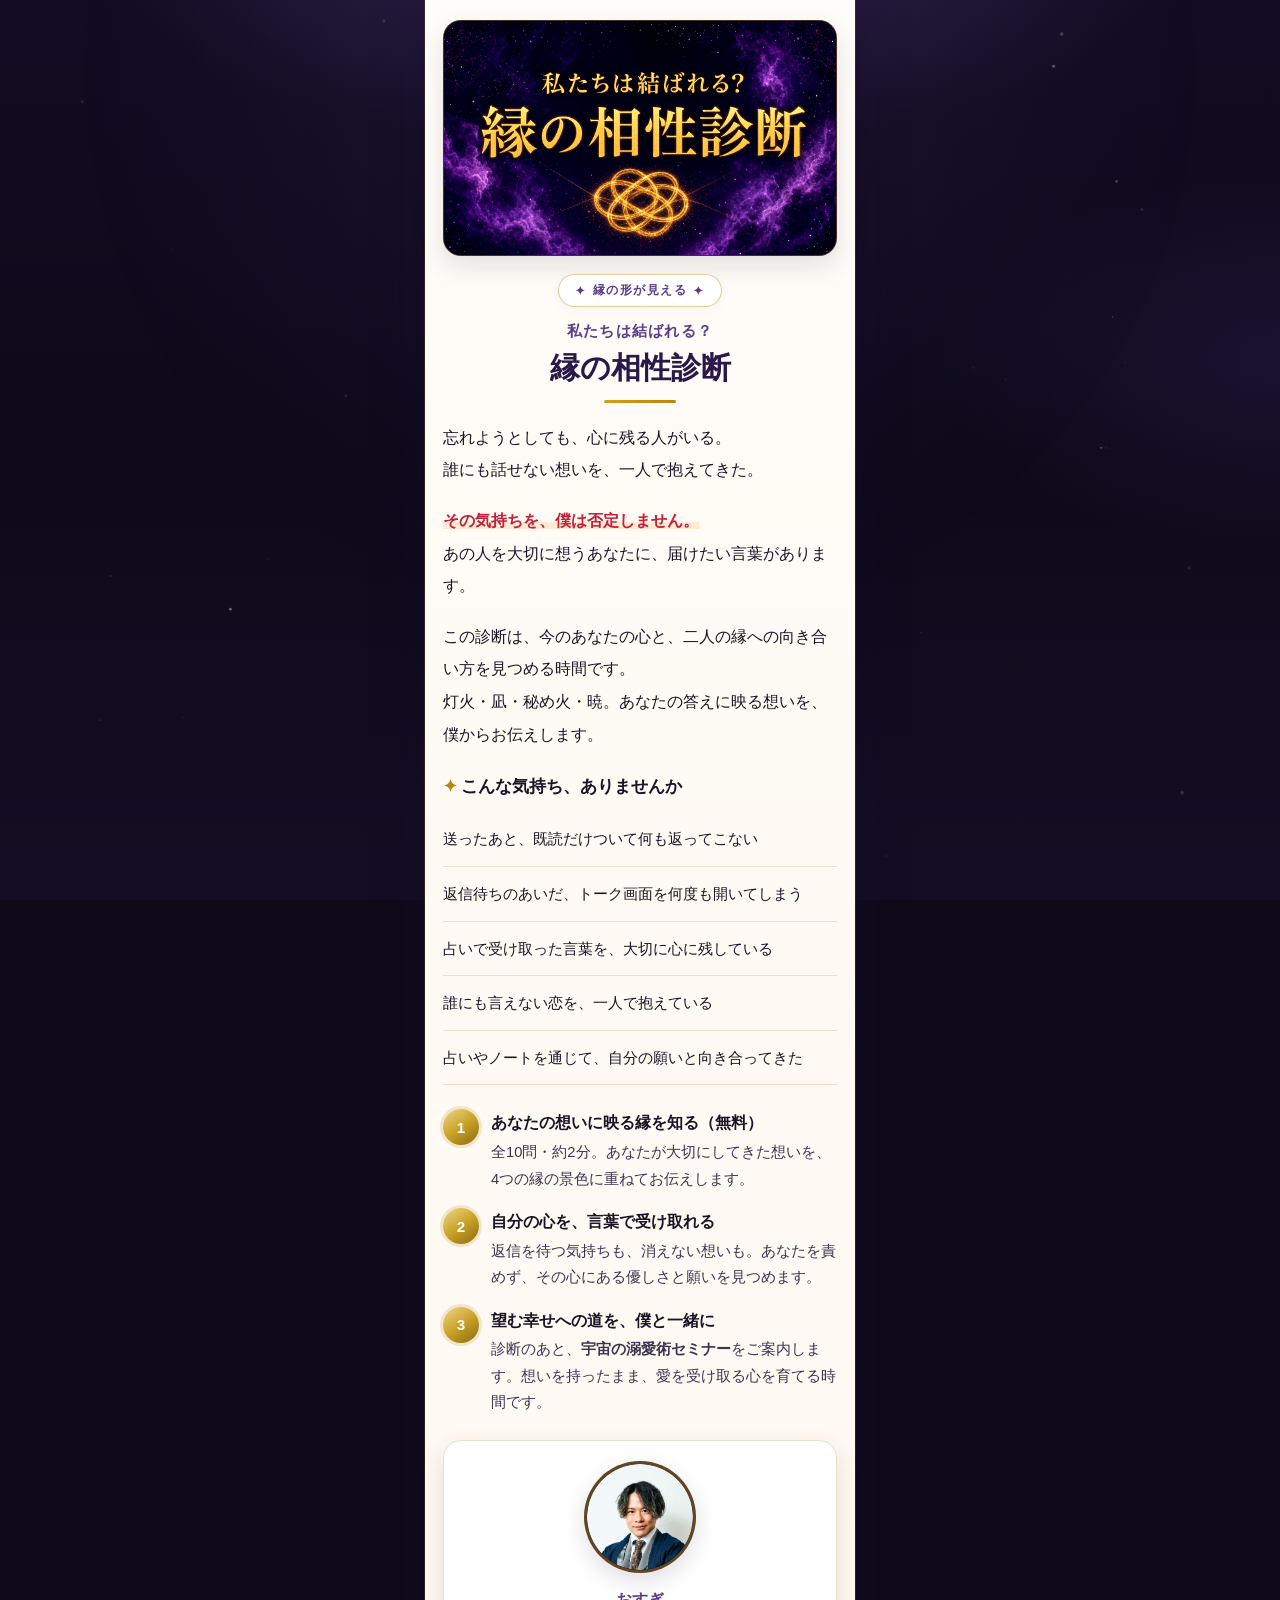
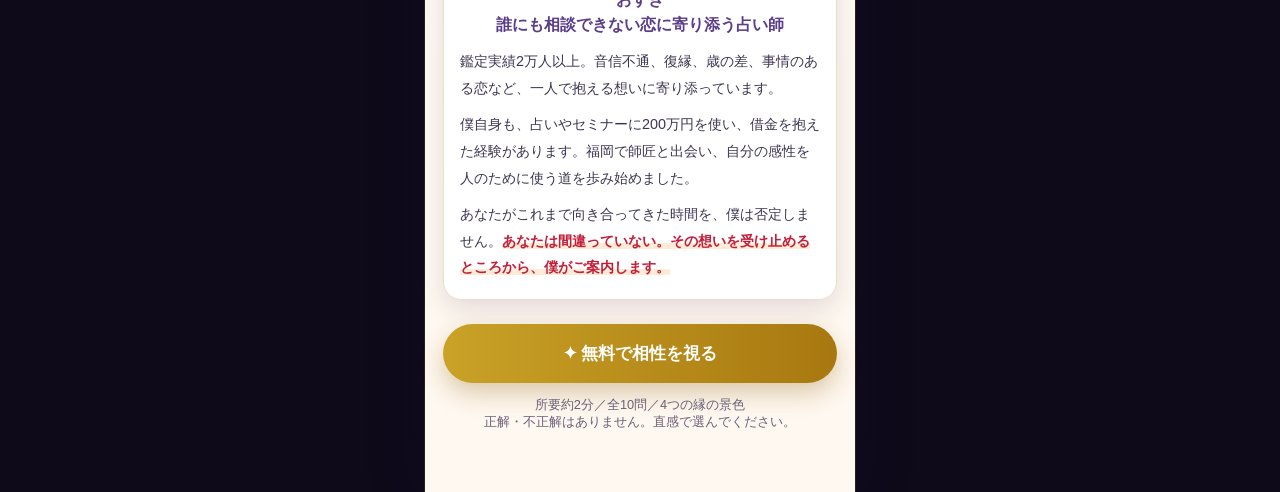
<file: index.html>
<!DOCTYPE html>
<html lang="ja">
<head>
<meta charset="UTF-8">
<meta name="viewport" content="width=device-width, initial-scale=1.0, viewport-fit=cover">
<title>縁の相性診断｜おすぎ</title>
<meta name="description" content="全10問・約2分。あなたが大切にしてきた想いを、4つの縁の景色に重ねてお伝えします。診断のあと、宇宙の溺愛術セミナーへ。">
<style>
  :root {
    --ink: #1a1424;
    --ink-soft: #3d3550;
    --muted: #6a6178;
    --cream: #fffaf4;
    --line: #eadfce;
    --gold: #b8860b;
    --moon: #5b3d8a;
    --accent-red: #c41e3a;
    --card: #ffffff;
    --outer: #0e0a1a;
    --shadow: 0 10px 26px rgba(40, 20, 60, 0.12);
  }
  * { box-sizing: border-box; }
  body {
    margin: 0;
    font-family: "Hiragino Sans", "Hiragino Kaku Gothic ProN", "Noto Sans JP", sans-serif;
    color: var(--ink);
    background: var(--outer);
    position: relative;
    overflow-x: hidden;
    -webkit-font-smoothing: antialiased;
  }
  #cosmicCanvas {
    position: fixed; inset: 0; width: 100%; height: 100%;
    z-index: 0; pointer-events: none; opacity: .55;
  }
  body::before {
    content: "";
    position: fixed; inset: 0; z-index: 0; pointer-events: none;
    background:
      radial-gradient(ellipse 70% 40% at 50% -8%, rgba(120, 90, 180, .28), transparent 62%),
      radial-gradient(ellipse 45% 35% at 100% 40%, rgba(80, 50, 140, .18), transparent 60%),
      linear-gradient(180deg, #120c22 0%, #0e0a1a 50%, #140e24 100%);
  }
  .app {
    position: relative; z-index: 1;
    min-height: 100vh;
    max-width: 430px;
    margin: 0 auto;
    padding: 0 18px 48px;
    background: linear-gradient(180deg, #fffdf9 0%, var(--cream) 40%, #fff8f0 100%);
    box-shadow: 0 0 0 1px rgba(184, 134, 11, .18), 0 0 48px rgba(20, 10, 40, .45);
  }
  .screen { display: none; animation: fadeIn .35s ease; }
  .screen.active { display: block; }
  @keyframes fadeIn {
    from { opacity: 0; transform: translateY(8px); }
    to { opacity: 1; transform: translateY(0); }
  }
  #intro { text-align: center; padding-top: 20px; }

  .hero {
    width: 100%;
    aspect-ratio: 5 / 3;
    border-radius: 18px;
    overflow: hidden;
    margin: 0 0 18px;
    box-shadow: var(--shadow);
    background: #1a1030;
    border: 1px solid rgba(184, 134, 11, .28);
  }
  .hero img {
    width: 100%; height: 100%; object-fit: cover; display: block;
    filter: contrast(1.1) saturate(1.06) brightness(1.05);
  }

  .head-badge {
    display: inline-flex; align-items: center; gap: 6px;
    padding: 7px 16px; border-radius: 999px;
    background: #fff;
    border: 1px solid rgba(184, 134, 11, .4);
    box-shadow: 0 2px 10px rgba(80, 50, 20, .06);
    font-size: .76rem; font-weight: 800; letter-spacing: .12em;
    color: var(--moon); margin-bottom: 14px;
  }
  .catch {
    margin: 0 0 6px;
    font-size: .95rem; font-weight: 700; letter-spacing: .08em;
    color: var(--moon);
  }
  h1 {
    font-family: "Hiragino Mincho ProN", "Yu Mincho", "Noto Serif JP", serif;
    font-size: 1.85rem; line-height: 1.4; margin: 0 0 10px;
    font-weight: 700; color: #2a1848;
  }
  .head-underline {
    width: 72px; height: 3px; margin: 0 auto 18px; border-radius: 999px;
    background: linear-gradient(90deg, #d4a017, #b8860b);
  }
  .lead { margin: 0 0 24px; text-align: left; }
  .lead p {
    color: var(--ink); font-size: 1.02rem; line-height: 2;
    margin: 0 0 1.1em; font-weight: 500;
  }
  .lead p:last-child { margin-bottom: 0; }
  .lead strong, .teacher-box strong {
    color: var(--accent-red); font-weight: 800;
    background: linear-gradient(180deg, transparent 62%, rgba(255, 220, 180, .55) 62%);
  }
  .section-title {
    margin: 0 0 12px;
    font-family: "Hiragino Mincho ProN", "Yu Mincho", serif;
    font-size: 1.08rem; font-weight: 700; line-height: 1.5;
    color: var(--ink); text-align: left;
  }
  .section-title::before { content: "✦ "; color: var(--gold); }
  .scene-list, .empathy-list {
    margin: 0 0 24px; padding: 0; list-style: none; text-align: left;
  }
  .scene-list li, .empathy-list li {
    padding: 13px 0; border-bottom: 1px solid var(--line);
    font-size: .96rem; line-height: 1.8; color: var(--ink);
  }
  .teacher-box {
    margin: 0 0 24px; padding: 20px 16px 18px; border-radius: 18px;
    background: #fff;
    border: 1px solid var(--line);
    box-shadow: var(--shadow);
    text-align: left;
  }
  .reason-item h3 { margin: 2px 0 4px; font-size: 1.02rem; line-height: 1.45; color: var(--ink); }
  .reason-item p { margin: 0; font-size: .92rem; line-height: 1.8; color: var(--ink-soft); }
  .reason-num {
    width: 36px; height: 36px; border-radius: 50%;
    display: grid; place-items: center;
    font-size: .95rem; font-weight: 800; color: #fff;
    background: linear-gradient(145deg, #f0d78a, #c9a227 50%, #8a6a10);
    box-shadow: 0 0 0 3px rgba(184, 134, 11, .18);
  }
  .teacher-photo {
    width: 112px; height: 112px; margin: 0 auto 14px; border-radius: 50%;
    overflow: hidden; border: 3px solid rgba(184, 134, 11, .45);
    box-shadow: 0 8px 22px rgba(40, 20, 60, .14); background: #1a1030;
  }
  .teacher-photo img {
    width: 100%; height: 100%; object-fit: cover; display: block;
    filter: contrast(1.08) brightness(1.05);
  }
  .teacher-box h3 {
    margin: 0 0 10px; font-size: 1rem; line-height: 1.6;
    color: var(--moon); text-align: center;
    font-family: "Hiragino Mincho ProN", "Yu Mincho", serif;
  }
  .teacher-box p {
    margin: 0 0 10px; font-size: .9rem; line-height: 1.85; color: var(--ink-soft);
  }
  .teacher-box p:last-child { margin-bottom: 0; }
  .reason-list { text-align: left; margin: 0 0 24px; padding: 0; }
  .reason-item {
    list-style: none; display: grid; grid-template-columns: 36px 1fr;
    gap: 12px; margin-bottom: 16px;
  }
  .primary-btn {
    width: 100%; border: none; border-radius: 999px;
    padding: 18px 16px; font-size: 1.05rem; font-weight: 800; color: #fff;
    background: linear-gradient(90deg, #c9a227, #a87810 50%, #7a5808);
    background-size: 200% 100%;
    box-shadow: 0 10px 24px rgba(140, 100, 20, .32);
    cursor: pointer;
    transition: transform .2s ease, box-shadow .2s ease;
    animation: btn-zoom 1.8s ease-in-out infinite, btn-shine 4s ease-in-out infinite;
  }
  .primary-btn:hover:not(:disabled) {
    transform: scale(1.03);
    box-shadow: 0 14px 28px rgba(140, 100, 20, .4);
    animation-play-state: paused;
  }
  .primary-btn:disabled { opacity: .45; cursor: not-allowed; box-shadow: none; animation: none; }
  @keyframes btn-zoom {
    0%, 100% { transform: scale(1); }
    50% { transform: scale(1.03); box-shadow: 0 12px 28px rgba(140,100,20,.4), 0 0 0 5px rgba(212,160,23,.12); }
  }
  @keyframes btn-shine {
    0%, 100% { background-position: 0% 50%; }
    50% { background-position: 100% 50%; }
  }
  .subnote { margin-top: 14px; font-size: .8rem; color: var(--muted); }

  #quiz { padding-top: 24px; }
  .topbar {
    display: flex; justify-content: space-between;
    margin-bottom: 10px; font-size: .82rem; color: var(--muted); font-weight: 600;
  }
  .bar { height: 7px; background: #efe6d8; border-radius: 999px; overflow: hidden; margin-bottom: 24px; }
  .bar > span {
    display: block; height: 100%; width: 0%;
    background: linear-gradient(90deg, #d4a017, #b8860b);
    transition: width .25s ease;
  }
  .q-card {
    background: var(--card); border-radius: 18px; padding: 18px 16px;
    box-shadow: var(--shadow); margin-bottom: 12px;
    border: 1px solid var(--line);
  }
  .q-label { color: var(--gold); font-size: .74rem; font-weight: 800; letter-spacing: .1em; margin-bottom: 8px; }
  .q-text { font-size: 1.05rem; font-weight: 700; line-height: 1.65; text-align: left; color: var(--ink); }
  .choices { margin-top: 12px; display: grid; gap: 8px; }
  .choice {
    width: 100%; text-align: left; border: 1.5px solid var(--line);
    background: #fff; border-radius: 14px; padding: 13px 14px;
    font-size: .94rem; line-height: 1.55; color: var(--ink); cursor: pointer;
  }
  .choice.selected {
    border-color: var(--gold);
    background: #fff8e8;
    box-shadow: 0 0 0 2px rgba(184, 134, 11, .15);
  }
  #nextBtn { margin-top: 8px; }

  #analyze { text-align: center; padding-top: 120px; }
  .spinner {
    width: 64px; height: 64px; margin: 0 auto 24px; border-radius: 50%;
    border: 4px solid #efe6d8; border-top-color: var(--gold);
    animation: spin .8s linear infinite;
  }
  @keyframes spin { to { transform: rotate(360deg); } }
  #analyze h2 {
    font-family: "Hiragino Mincho ProN", "Yu Mincho", serif;
    font-size: 1.2rem; margin: 0 0 8px; color: var(--ink);
  }
  #analyze p { color: var(--ink-soft); font-size: .95rem; line-height: 1.8; }
</style>
</head>
<body>
<canvas id="cosmicCanvas" aria-hidden="true"></canvas>
<div class="app">

  <section id="intro" class="screen active">
    <div class="hero">
      <img src="images/head_diagnosis.jpg?v=20261106knowledge" alt="縁の相性診断" width="1000" height="600">
    </div>
    <div class="head-badge"><span>✦</span>縁の形が見える<span>✦</span></div>
    <p class="catch">私たちは結ばれる？</p>
    <h1>縁の相性診断</h1>
    <div class="head-underline"></div>
    <div class="lead">
      <p>忘れようとしても、心に残る人がいる。<br>誰にも話せない想いを、一人で抱えてきた。</p>
      <p><strong>その気持ちを、僕は否定しません。</strong><br>あの人を大切に想うあなたに、届けたい言葉があります。</p>
      <p>この診断は、今のあなたの心と、二人の縁への向き合い方を見つめる時間です。<br>灯火・凪・秘め火・暁。あなたの答えに映る想いを、僕からお伝えします。</p>
    </div>

    <h2 class="section-title">こんな気持ち、ありませんか</h2>
    <ul class="empathy-list">
      <li>送ったあと、既読だけついて何も返ってこない</li>
      <li>返信待ちのあいだ、トーク画面を何度も開いてしまう</li>
      <li>占いで受け取った言葉を、大切に心に残している</li>
      <li>誰にも言えない恋を、一人で抱えている</li>
      <li>占いやノートを通じて、自分の願いと向き合ってきた</li>
    </ul>

    <ul class="reason-list">
      <li class="reason-item">
        <div class="reason-num">1</div>
        <div>
          <h3>あなたの想いに映る縁を知る（無料）</h3>
          <p>全10問・約2分。あなたが大切にしてきた想いを、4つの縁の景色に重ねてお伝えします。</p>
        </div>
      </li>
      <li class="reason-item">
        <div class="reason-num">2</div>
        <div>
          <h3>自分の心を、言葉で受け取れる</h3>
          <p>返信を待つ気持ちも、消えない想いも。あなたを責めず、その心にある優しさと願いを見つめます。</p>
        </div>
      </li>
      <li class="reason-item">
        <div class="reason-num">3</div>
        <div>
          <h3>望む幸せへの道を、僕と一緒に</h3>
          <p>診断のあと、<strong>宇宙の溺愛術セミナー</strong>をご案内します。想いを持ったまま、愛を受け取る心を育てる時間です。</p>
        </div>
      </li>
    </ul>

    <div class="teacher-box">
      <div class="teacher-photo">
        <img src="images/teacher-osugi.png" alt="おすぎ" width="112" height="112">
      </div>
      <h3>おすぎ<br>誰にも相談できない恋に寄り添う占い師</h3>
      <p>鑑定実績2万人以上。音信不通、復縁、歳の差、事情のある恋など、一人で抱える想いに寄り添っています。</p>
      <p>僕自身も、占いやセミナーに200万円を使い、借金を抱えた経験があります。福岡で師匠と出会い、自分の感性を人のために使う道を歩み始めました。</p>
      <p>あなたがこれまで向き合ってきた時間を、僕は否定しません。<strong>あなたは間違っていない。その想いを受け止めるところから、僕がご案内します。</strong></p>
    </div>

    <button class="primary-btn" id="startBtn">✦ 無料で相性を視る</button>
    <p class="subnote">所要約2分／全10問／4つの縁の景色<br>正解・不正解はありません。直感で選んでください。</p>
  </section>

  <section id="quiz" class="screen">
    <div class="topbar">
      <span id="qCount">1〜5問目 / 全10問</span>
      <span id="qPct">50%</span>
    </div>
    <div class="bar"><span id="qBar"></span></div>
    <div id="pageQuestions"></div>
    <button class="primary-btn" id="nextBtn" disabled>次へ</button>
  </section>

  <section id="analyze" class="screen">
    <div class="spinner"></div>
    <h2>あなたの縁の形を視ています…</h2>
    <p>結果ページを準備しています</p>
  </section>
</div>

<script src="cosmic.js?v=20261106knowledge"></script>
<script src="types-data.js?v=20261106knowledge"></script>
<script>
const PAGE_SIZE = 5;
const QUESTIONS = [
  {
    text: "今の二人の状況に、いちばん近いのは？",
    choices: [
      { label: "連絡は取れるけれど、反応がいつも気になる", type: "A" },
      { label: "連絡が途絶えがち／長い沈黙・音信不通", type: "B" },
      { label: "事情があって、関係を進めにくい", type: "C" },
      { label: "占いや学びを通じて、あの人との未来を思い描いている", type: "D" }
    ]
  },
  {
    text: "あの人から返信が来ないとき、あなたに近いのは？",
    choices: [
      { label: "つい、確認LINEの下書きを開いてしまう", type: "A" },
      { label: "何もできず、ただ画面を見つめてしまう", type: "B" },
      { label: "誰にも言えず、一人で抱え込んでしまう", type: "C" },
      { label: "占いで受け取った言葉を、もう一度読み返す", type: "D" }
    ]
  },
  {
    text: "あの人を想うとき、心を占める気持ちは？",
    choices: [
      { label: "早く安心したい（反応が気になる）", type: "A" },
      { label: "会いたいのに動けない、もどかしさ", type: "B" },
      { label: "打ち明けたいのに、言えないもどかしさ", type: "C" },
      { label: "自分の願いに合う言葉を、大切に受け取りたい気持ち", type: "D" }
    ]
  },
  {
    text: "これまで、恋のためにしてきたことは？",
    choices: [
      { label: "連絡の頻度やタイミングを工夫した", type: "A" },
      { label: "会えない時間も、想いを大切にしてきた", type: "B" },
      { label: "相手や周りの気持ちも考えながら、恋を大切にしてきた", type: "C" },
      { label: "占い・引き寄せ・ノートなど、たくさん学んだ", type: "D" }
    ]
  },
  {
    text: "あなたの想いに、いちばん重なる言葉は？",
    choices: [
      { label: "小さな返事にも、あの人の気持ちを感じ取る", type: "A" },
      { label: "会えない時間にも、大切に残る想いがある", type: "B" },
      { label: "言葉にしきれない気持ちを、胸の奥に持っている", type: "C" },
      { label: "学んできた言葉を、自分の願いとつなげたい", type: "D" }
    ]
  },
  {
    text: "【直感】そっと目を閉じたとき、心に浮かぶ情景は？",
    choices: [
      { label: "暗がりに、ぽっと灯る、あたたかな灯り", type: "A" },
      { label: "風も波もない、静かに凪いだ海", type: "B" },
      { label: "人には見せない、胸の奥でゆれる小さな炎", type: "C" },
      { label: "夜が明ける直前の、白み始めた空", type: "D" }
    ]
  },
  {
    text: "【直感】今のあなたが、いちばん欲しいものは？",
    choices: [
      { label: "「大丈夫」という、安心", type: "A" },
      { label: "もう一度つながる、きっかけ", type: "B" },
      { label: "自分の想いを、そのまま受け止めてもらえる安心", type: "C" },
      { label: "「これでいい」と思える、確信", type: "D" }
    ]
  },
  {
    text: "気持ちが揺れるとき、いちばん近いのは？",
    choices: [
      { label: "返事が来ると、胸の緊張がほどける", type: "A" },
      { label: "あの人と話せた日のことを、思い出す", type: "B" },
      { label: "本当の気持ちを、誰かに受け止めてほしくなる", type: "C" },
      { label: "今まで学んだことの中に、今の自分への言葉を見つけたい", type: "D" }
    ]
  },
  {
    text: "あなたの理想の未来に、近いのは？",
    choices: [
      { label: "「会いたい」と想われている安心を、素直に受け取る", type: "A" },
      { label: "もう一度あの人と会って、安心して笑い合う", type: "B" },
      { label: "互いの気持ちを大切にしながら、安心して想い合う", type: "C" },
      { label: "今までの学びが、あの人との幸せにつながっている", type: "D" }
    ]
  },
  {
    text: "最後に。あなたの「好き」は、今どれくらい？",
    choices: [
      { label: "あの人を想う気持ちを、大切にしたい", type: "A" },
      { label: "会えなくても、心に残っている", type: "B" },
      { label: "誰にも言えないけど、消えない", type: "C" },
      { label: "叶えたい気持ちは、はっきり強い", type: "D" }
    ]
  }
];

const answers = new Array(QUESTIONS.length).fill(null);
let page = 0;

const screens = {
  intro: document.getElementById("intro"),
  quiz: document.getElementById("quiz"),
  analyze: document.getElementById("analyze")
};

function show(name) {
  Object.values(screens).forEach((el) => el.classList.remove("active"));
  screens[name].classList.add("active");
  window.scrollTo({ top: 0, behavior: "smooth" });
}

document.getElementById("startBtn").addEventListener("click", () => {
  page = 0;
  answers.fill(null);
  show("quiz");
  renderPage();
});

function pageRange() {
  const start = page * PAGE_SIZE;
  const end = Math.min(start + PAGE_SIZE, QUESTIONS.length);
  return { start, end };
}

function renderPage() {
  const { start, end } = pageRange();
  const total = QUESTIONS.length;
  document.getElementById("qCount").textContent = `${start + 1}〜${end}問目 / 全${total}問`;
  document.getElementById("qPct").textContent = `${Math.round((end / total) * 100)}%`;
  document.getElementById("qBar").style.width = `${(end / total) * 100}%`;

  const wrap = document.getElementById("pageQuestions");
  wrap.innerHTML = "";
  for (let i = start; i < end; i++) {
    const q = QUESTIONS[i];
    const card = document.createElement("div");
    card.className = "q-card";
    card.innerHTML = `
      <div class="q-label">Q${i + 1}</div>
      <div class="q-text">${q.text}</div>
      <div class="choices"></div>
    `;
    const choices = card.querySelector(".choices");
    q.choices.forEach((c, idx) => {
      const btn = document.createElement("button");
      btn.type = "button";
      btn.className = "choice" + (answers[i] === idx ? " selected" : "");
      btn.textContent = c.label;
      btn.addEventListener("click", () => {
        answers[i] = idx;
        choices.querySelectorAll(".choice").forEach((b) => b.classList.remove("selected"));
        btn.classList.add("selected");
        updateNextBtn();
      });
      choices.appendChild(btn);
    });
    wrap.appendChild(card);
  }
  const remaining = total - end;
  document.getElementById("nextBtn").textContent =
    remaining <= 0 ? "結果を視る" : `次へ（残り${remaining}問）`;
  updateNextBtn();
}

function updateNextBtn() {
  const { start, end } = pageRange();
  document.getElementById("nextBtn").disabled = !answers.slice(start, end).every((v) => v !== null);
}

document.getElementById("nextBtn").addEventListener("click", () => {
  const { end } = pageRange();
  if (end >= QUESTIONS.length) {
    show("analyze");
    setTimeout(goToTypePage, 1400);
  } else {
    page += 1;
    renderPage();
    window.scrollTo({ top: 0, behavior: "smooth" });
  }
});

function goToTypePage() {
  const scores = { A: 0, B: 0, C: 0, D: 0 };
  QUESTIONS.forEach((q, i) => {
    const choice = q.choices[answers[i]];
    if (choice) scores[choice.type] += 1;
  });
  const order = ["A", "B", "C", "D"];
  const sorted = order
    .map((type) => ({ type, score: scores[type], rnd: Math.random() }))
    .sort((a, b) => b.score - a.score || a.rnd - b.rnd);
  const key = sorted[0].type;

  try {
    sessionStorage.setItem("enScores", JSON.stringify(scores));
    sessionStorage.setItem("enType", key);
  } catch (e) {}

  const scoreParam = order.map((type) => scores[type]).join(",");
  location.href = "type.html?id=" + key + "&s=" + encodeURIComponent(scoreParam);
}
</script>
</body>
</html>
</file>
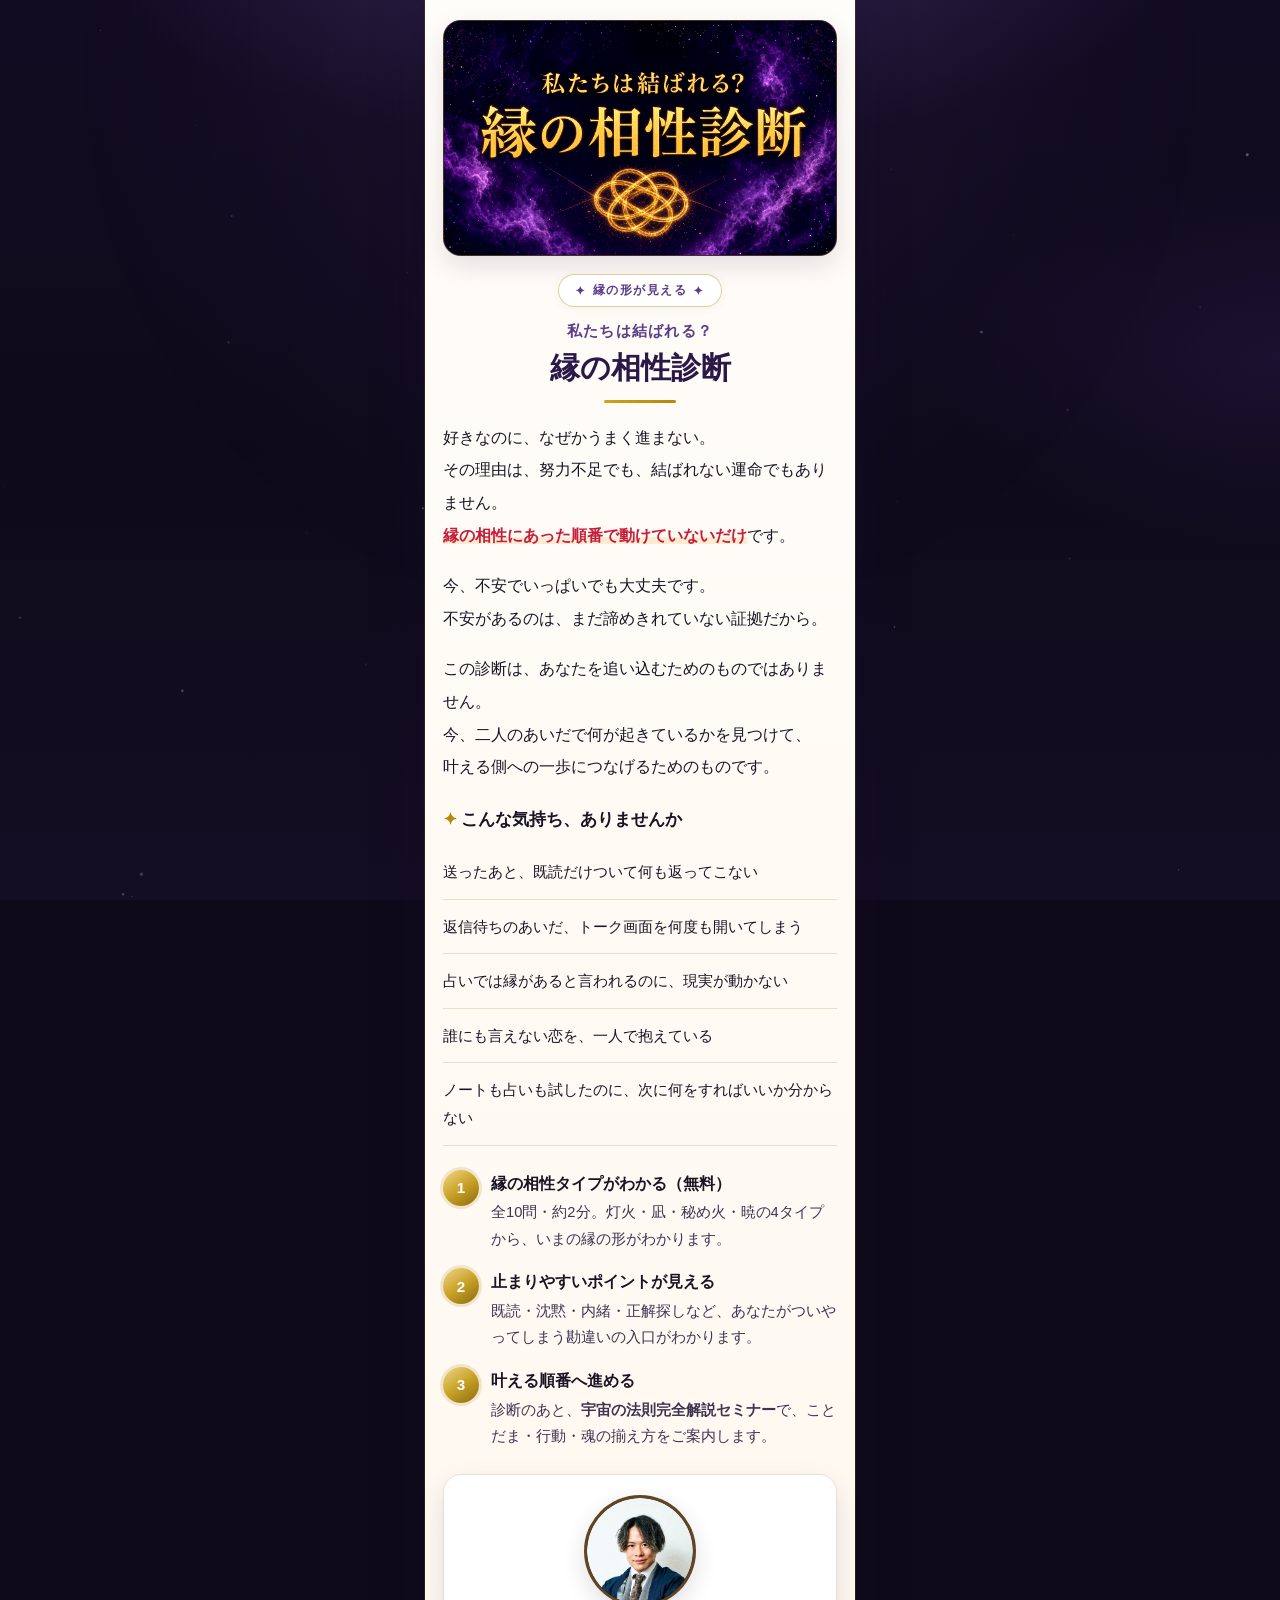
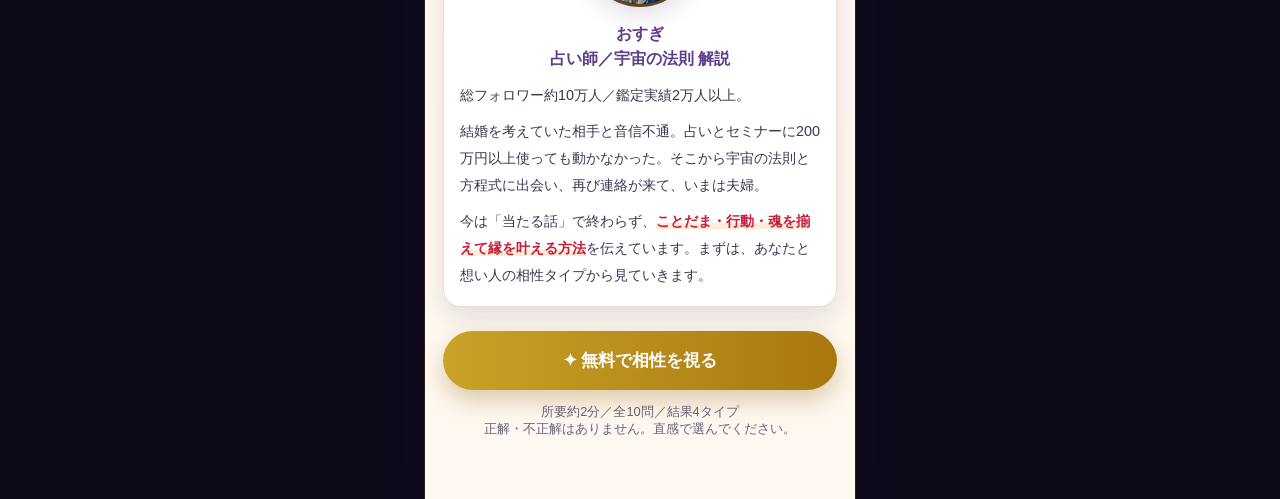
<file: osugi上げる_1回目_縁のページ/index.html>
<!DOCTYPE html>
<html lang="ja">
<head>
<meta charset="UTF-8">
<meta name="viewport" content="width=device-width, initial-scale=1.0, viewport-fit=cover">
<title>縁の相性診断｜おすぎ</title>
<meta name="description" content="全10問・約2分。あなたと想い人の縁の相性タイプがわかります。診断のあと、宇宙の法則完全解説セミナーへ。">
<style>
  :root {
    --ink: #1a1424;
    --ink-soft: #3d3550;
    --muted: #6a6178;
    --cream: #fffaf4;
    --line: #eadfce;
    --gold: #b8860b;
    --moon: #5b3d8a;
    --accent-red: #c41e3a;
    --card: #ffffff;
    --outer: #0e0a1a;
    --shadow: 0 10px 26px rgba(40, 20, 60, 0.12);
  }
  * { box-sizing: border-box; }
  body {
    margin: 0;
    font-family: "Hiragino Sans", "Hiragino Kaku Gothic ProN", "Noto Sans JP", sans-serif;
    color: var(--ink);
    background: var(--outer);
    position: relative;
    overflow-x: hidden;
    -webkit-font-smoothing: antialiased;
  }
  #cosmicCanvas {
    position: fixed; inset: 0; width: 100%; height: 100%;
    z-index: 0; pointer-events: none; opacity: .55;
  }
  body::before {
    content: "";
    position: fixed; inset: 0; z-index: 0; pointer-events: none;
    background:
      radial-gradient(ellipse 70% 40% at 50% -8%, rgba(120, 90, 180, .28), transparent 62%),
      radial-gradient(ellipse 45% 35% at 100% 40%, rgba(80, 50, 140, .18), transparent 60%),
      linear-gradient(180deg, #120c22 0%, #0e0a1a 50%, #140e24 100%);
  }
  .app {
    position: relative; z-index: 1;
    min-height: 100vh;
    max-width: 430px;
    margin: 0 auto;
    padding: 0 18px 48px;
    background: linear-gradient(180deg, #fffdf9 0%, var(--cream) 40%, #fff8f0 100%);
    box-shadow: 0 0 0 1px rgba(184, 134, 11, .18), 0 0 48px rgba(20, 10, 40, .45);
  }
  .screen { display: none; animation: fadeIn .35s ease; }
  .screen.active { display: block; }
  @keyframes fadeIn {
    from { opacity: 0; transform: translateY(8px); }
    to { opacity: 1; transform: translateY(0); }
  }
  #intro { text-align: center; padding-top: 20px; }

  .hero {
    width: 100%;
    aspect-ratio: 5 / 3;
    border-radius: 18px;
    overflow: hidden;
    margin: 0 0 18px;
    box-shadow: var(--shadow);
    background: #1a1030;
    border: 1px solid rgba(184, 134, 11, .28);
  }
  .hero img {
    width: 100%; height: 100%; object-fit: cover; display: block;
    filter: contrast(1.1) saturate(1.06) brightness(1.05);
  }

  .head-badge {
    display: inline-flex; align-items: center; gap: 6px;
    padding: 7px 16px; border-radius: 999px;
    background: #fff;
    border: 1px solid rgba(184, 134, 11, .4);
    box-shadow: 0 2px 10px rgba(80, 50, 20, .06);
    font-size: .76rem; font-weight: 800; letter-spacing: .12em;
    color: var(--moon); margin-bottom: 14px;
  }
  .catch {
    margin: 0 0 6px;
    font-size: .95rem; font-weight: 700; letter-spacing: .08em;
    color: var(--moon);
  }
  h1 {
    font-family: "Hiragino Mincho ProN", "Yu Mincho", "Noto Serif JP", serif;
    font-size: 1.85rem; line-height: 1.4; margin: 0 0 10px;
    font-weight: 700; color: #2a1848;
  }
  .head-underline {
    width: 72px; height: 3px; margin: 0 auto 18px; border-radius: 999px;
    background: linear-gradient(90deg, #d4a017, #b8860b);
  }
  .lead { margin: 0 0 24px; text-align: left; }
  .lead p {
    color: var(--ink); font-size: 1.02rem; line-height: 2;
    margin: 0 0 1.1em; font-weight: 500;
  }
  .lead p:last-child { margin-bottom: 0; }
  .lead strong, .teacher-box strong {
    color: var(--accent-red); font-weight: 800;
    background: linear-gradient(180deg, transparent 62%, rgba(255, 220, 180, .55) 62%);
  }
  .section-title {
    margin: 0 0 12px;
    font-family: "Hiragino Mincho ProN", "Yu Mincho", serif;
    font-size: 1.08rem; font-weight: 700; line-height: 1.5;
    color: var(--ink); text-align: left;
  }
  .section-title::before { content: "✦ "; color: var(--gold); }
  .scene-list, .empathy-list {
    margin: 0 0 24px; padding: 0; list-style: none; text-align: left;
  }
  .scene-list li, .empathy-list li {
    padding: 13px 0; border-bottom: 1px solid var(--line);
    font-size: .96rem; line-height: 1.8; color: var(--ink);
  }
  .teacher-box {
    margin: 0 0 24px; padding: 20px 16px 18px; border-radius: 18px;
    background: #fff;
    border: 1px solid var(--line);
    box-shadow: var(--shadow);
    text-align: left;
  }
  .reason-item h3 { margin: 2px 0 4px; font-size: 1.02rem; line-height: 1.45; color: var(--ink); }
  .reason-item p { margin: 0; font-size: .92rem; line-height: 1.8; color: var(--ink-soft); }
  .reason-num {
    width: 36px; height: 36px; border-radius: 50%;
    display: grid; place-items: center;
    font-size: .95rem; font-weight: 800; color: #fff;
    background: linear-gradient(145deg, #f0d78a, #c9a227 50%, #8a6a10);
    box-shadow: 0 0 0 3px rgba(184, 134, 11, .18);
  }
  .teacher-photo {
    width: 112px; height: 112px; margin: 0 auto 14px; border-radius: 50%;
    overflow: hidden; border: 3px solid rgba(184, 134, 11, .45);
    box-shadow: 0 8px 22px rgba(40, 20, 60, .14); background: #1a1030;
  }
  .teacher-photo img {
    width: 100%; height: 100%; object-fit: cover; display: block;
    filter: contrast(1.08) brightness(1.05);
  }
  .teacher-box h3 {
    margin: 0 0 10px; font-size: 1rem; line-height: 1.6;
    color: var(--moon); text-align: center;
    font-family: "Hiragino Mincho ProN", "Yu Mincho", serif;
  }
  .teacher-box p {
    margin: 0 0 10px; font-size: .9rem; line-height: 1.85; color: var(--ink-soft);
  }
  .teacher-box p:last-child { margin-bottom: 0; }
  .reason-list { text-align: left; margin: 0 0 24px; padding: 0; }
  .reason-item {
    list-style: none; display: grid; grid-template-columns: 36px 1fr;
    gap: 12px; margin-bottom: 16px;
  }
  .primary-btn {
    width: 100%; border: none; border-radius: 999px;
    padding: 18px 16px; font-size: 1.05rem; font-weight: 800; color: #fff;
    background: linear-gradient(90deg, #c9a227, #a87810 50%, #7a5808);
    background-size: 200% 100%;
    box-shadow: 0 10px 24px rgba(140, 100, 20, .32);
    cursor: pointer;
    transition: transform .2s ease, box-shadow .2s ease;
    animation: btn-zoom 1.8s ease-in-out infinite, btn-shine 4s ease-in-out infinite;
  }
  .primary-btn:hover:not(:disabled) {
    transform: scale(1.03);
    box-shadow: 0 14px 28px rgba(140, 100, 20, .4);
    animation-play-state: paused;
  }
  .primary-btn:disabled { opacity: .45; cursor: not-allowed; box-shadow: none; animation: none; }
  @keyframes btn-zoom {
    0%, 100% { transform: scale(1); }
    50% { transform: scale(1.03); box-shadow: 0 12px 28px rgba(140,100,20,.4), 0 0 0 5px rgba(212,160,23,.12); }
  }
  @keyframes btn-shine {
    0%, 100% { background-position: 0% 50%; }
    50% { background-position: 100% 50%; }
  }
  .subnote { margin-top: 14px; font-size: .8rem; color: var(--muted); }

  #quiz { padding-top: 24px; }
  .topbar {
    display: flex; justify-content: space-between;
    margin-bottom: 10px; font-size: .82rem; color: var(--muted); font-weight: 600;
  }
  .bar { height: 7px; background: #efe6d8; border-radius: 999px; overflow: hidden; margin-bottom: 24px; }
  .bar > span {
    display: block; height: 100%; width: 0%;
    background: linear-gradient(90deg, #d4a017, #b8860b);
    transition: width .25s ease;
  }
  .q-card {
    background: var(--card); border-radius: 18px; padding: 18px 16px;
    box-shadow: var(--shadow); margin-bottom: 12px;
    border: 1px solid var(--line);
  }
  .q-label { color: var(--gold); font-size: .74rem; font-weight: 800; letter-spacing: .1em; margin-bottom: 8px; }
  .q-text { font-size: 1.05rem; font-weight: 700; line-height: 1.65; text-align: left; color: var(--ink); }
  .choices { margin-top: 12px; display: grid; gap: 8px; }
  .choice {
    width: 100%; text-align: left; border: 1.5px solid var(--line);
    background: #fff; border-radius: 14px; padding: 13px 14px;
    font-size: .94rem; line-height: 1.55; color: var(--ink); cursor: pointer;
  }
  .choice.selected {
    border-color: var(--gold);
    background: #fff8e8;
    box-shadow: 0 0 0 2px rgba(184, 134, 11, .15);
  }
  #nextBtn { margin-top: 8px; }

  #analyze { text-align: center; padding-top: 120px; }
  .spinner {
    width: 64px; height: 64px; margin: 0 auto 24px; border-radius: 50%;
    border: 4px solid #efe6d8; border-top-color: var(--gold);
    animation: spin .8s linear infinite;
  }
  @keyframes spin { to { transform: rotate(360deg); } }
  #analyze h2 {
    font-family: "Hiragino Mincho ProN", "Yu Mincho", serif;
    font-size: 1.2rem; margin: 0 0 8px; color: var(--ink);
  }
  #analyze p { color: var(--ink-soft); font-size: .95rem; line-height: 1.8; }
</style>
</head>
<body>
<canvas id="cosmicCanvas" aria-hidden="true"></canvas>
<div class="app">

  <section id="intro" class="screen active">
    <div class="hero">
      <img src="images/head_diagnosis.jpg?v=20261002final" alt="縁の相性診断" width="1000" height="600">
    </div>
    <div class="head-badge"><span>✦</span>縁の形が見える<span>✦</span></div>
    <p class="catch">私たちは結ばれる？</p>
    <h1>縁の相性診断</h1>
    <div class="head-underline"></div>
    <div class="lead">
      <p>好きなのに、なぜかうまく進まない。<br>その理由は、努力不足でも、結ばれない運命でもありません。<br><strong>縁の相性にあった順番で動けていないだけ</strong>です。</p>
      <p>今、不安でいっぱいでも大丈夫です。<br>不安があるのは、まだ諦めきれていない証拠だから。</p>
      <p>この診断は、あなたを追い込むためのものではありません。<br>今、二人のあいだで何が起きているかを見つけて、<br>叶える側への一歩につなげるためのものです。</p>
    </div>

    <h2 class="section-title">こんな気持ち、ありませんか</h2>
    <ul class="empathy-list">
      <li>送ったあと、既読だけついて何も返ってこない</li>
      <li>返信待ちのあいだ、トーク画面を何度も開いてしまう</li>
      <li>占いでは縁があると言われるのに、現実が動かない</li>
      <li>誰にも言えない恋を、一人で抱えている</li>
      <li>ノートも占いも試したのに、次に何をすればいいか分からない</li>
    </ul>

    <ul class="reason-list">
      <li class="reason-item">
        <div class="reason-num">1</div>
        <div>
          <h3>縁の相性タイプがわかる（無料）</h3>
          <p>全10問・約2分。灯火・凪・秘め火・暁の4タイプから、いまの縁の形がわかります。</p>
        </div>
      </li>
      <li class="reason-item">
        <div class="reason-num">2</div>
        <div>
          <h3>止まりやすいポイントが見える</h3>
          <p>既読・沈黙・内緒・正解探しなど、あなたがついやってしまう勘違いの入口がわかります。</p>
        </div>
      </li>
      <li class="reason-item">
        <div class="reason-num">3</div>
        <div>
          <h3>叶える順番へ進める</h3>
          <p>診断のあと、<strong>宇宙の法則完全解説セミナー</strong>で、ことだま・行動・魂の揃え方をご案内します。</p>
        </div>
      </li>
    </ul>

    <div class="teacher-box">
      <div class="teacher-photo">
        <img src="images/teacher-osugi.png" alt="おすぎ" width="112" height="112">
      </div>
      <h3>おすぎ<br>占い師／宇宙の法則 解説</h3>
      <p>総フォロワー約10万人／鑑定実績2万人以上。</p>
      <p>結婚を考えていた相手と音信不通。占いとセミナーに200万円以上使っても動かなかった。そこから宇宙の法則と方程式に出会い、再び連絡が来て、いまは夫婦。</p>
      <p>今は「当たる話」で終わらず、<strong>ことだま・行動・魂を揃えて縁を叶える方法</strong>を伝えています。まずは、あなたと想い人の相性タイプから見ていきます。</p>
    </div>

    <button class="primary-btn" id="startBtn">✦ 無料で相性を視る</button>
    <p class="subnote">所要約2分／全10問／結果4タイプ<br>正解・不正解はありません。直感で選んでください。</p>
  </section>

  <section id="quiz" class="screen">
    <div class="topbar">
      <span id="qCount">1〜5問目 / 全10問</span>
      <span id="qPct">50%</span>
    </div>
    <div class="bar"><span id="qBar"></span></div>
    <div id="pageQuestions"></div>
    <button class="primary-btn" id="nextBtn" disabled>次へ</button>
  </section>

  <section id="analyze" class="screen">
    <div class="spinner"></div>
    <h2>あなたの縁の形を視ています…</h2>
    <p>結果ページを準備しています</p>
  </section>
</div>

<script src="cosmic.js?v=20261002final"></script>
<script src="types-data.js?v=20261002final"></script>
<script>
const PAGE_SIZE = 5;
const QUESTIONS = [
  {
    text: "今の二人の状況に、いちばん近いのは？",
    choices: [
      { label: "連絡は取れるけれど、反応がいつも気になる", type: "A" },
      { label: "連絡が途絶えがち／長い沈黙・音信不通", type: "B" },
      { label: "事情があって、関係を進めにくい", type: "C" },
      { label: "関係そのものより「どうすれば叶うか」を調べている", type: "D" }
    ]
  },
  {
    text: "あの人から返信が来ないとき、あなたに近いのは？",
    choices: [
      { label: "つい、確認LINEの下書きを開いてしまう", type: "A" },
      { label: "何もできず、ただ画面を見つめてしまう", type: "B" },
      { label: "誰にも言えず、一人で抱え込んでしまう", type: "C" },
      { label: "「次は何を試そう」と、つい調べ始める", type: "D" }
    ]
  },
  {
    text: "あの人を想うとき、心を占める気持ちは？",
    choices: [
      { label: "早く安心したい（反応が気になる）", type: "A" },
      { label: "会いたいのに動けない、もどかしさ", type: "B" },
      { label: "打ち明けたいのに、言えないもどかしさ", type: "C" },
      { label: "「これで合ってるの？」という確信のなさ", type: "D" }
    ]
  },
  {
    text: "これまで、恋のためにしてきたことは？",
    choices: [
      { label: "連絡の頻度やタイミングを工夫した", type: "A" },
      { label: "ひたすら待った／我慢した", type: "B" },
      { label: "気持ちを抑えて、周りに合わせてきた", type: "C" },
      { label: "占い・引き寄せ・ノートなど、たくさん学んだ", type: "D" }
    ]
  },
  {
    text: "友達に相談すると、言われがちなのは？",
    choices: [
      { label: "「ちょっと重いよ」「落ち着いたら？」", type: "A" },
      { label: "「もう、諦めたら？」", type: "B" },
      { label: "（そもそも、相談できない）", type: "C" },
      { label: "「勉強しすぎ」「考えすぎだよ」", type: "D" }
    ]
  },
  {
    text: "【直感】そっと目を閉じたとき、心に浮かぶ情景は？",
    choices: [
      { label: "暗がりに、ぽっと灯る、あたたかな灯り", type: "A" },
      { label: "風も波もない、静かに凪いだ海", type: "B" },
      { label: "人には見せない、胸の奥でゆれる小さな炎", type: "C" },
      { label: "夜が明ける直前の、白み始めた空", type: "D" }
    ]
  },
  {
    text: "【直感】今のあなたが、いちばん欲しいものは？",
    choices: [
      { label: "「大丈夫」という、安心", type: "A" },
      { label: "もう一度つながる、きっかけ", type: "B" },
      { label: "罪悪感なく想っていい、という許し", type: "C" },
      { label: "「これでいい」と思える、確信", type: "D" }
    ]
  },
  {
    text: "うまくいかないとき、自分を責める方向は？",
    choices: [
      { label: "「私、重いのかな」", type: "A" },
      { label: "「私じゃ、無理なのかな」", type: "B" },
      { label: "「こんな恋、いけないのかな」", type: "C" },
      { label: "「学び方が、足りないのかな」", type: "D" }
    ]
  },
  {
    text: "あなたの理想の未来に、近いのは？",
    choices: [
      { label: "反応に振り回されず、穏やかに愛される", type: "A" },
      { label: "途絶えた縁が、もう一度動き出す", type: "B" },
      { label: "事情を越えて、堂々と結ばれる", type: "C" },
      { label: "迷いが消えて、まっすぐ叶えられる", type: "D" }
    ]
  },
  {
    text: "最後に。あなたの「好き」は、今どれくらい？",
    choices: [
      { label: "まだ、諦めたくない", type: "A" },
      { label: "諦めたいのに、諦められない", type: "B" },
      { label: "誰にも言えないけど、消えない", type: "C" },
      { label: "叶えたい気持ちは、はっきり強い", type: "D" }
    ]
  }
];

const answers = new Array(QUESTIONS.length).fill(null);
let page = 0;

const screens = {
  intro: document.getElementById("intro"),
  quiz: document.getElementById("quiz"),
  analyze: document.getElementById("analyze")
};

function show(name) {
  Object.values(screens).forEach((el) => el.classList.remove("active"));
  screens[name].classList.add("active");
  window.scrollTo({ top: 0, behavior: "smooth" });
}

document.getElementById("startBtn").addEventListener("click", () => {
  page = 0;
  answers.fill(null);
  show("quiz");
  renderPage();
});

function pageRange() {
  const start = page * PAGE_SIZE;
  const end = Math.min(start + PAGE_SIZE, QUESTIONS.length);
  return { start, end };
}

function renderPage() {
  const { start, end } = pageRange();
  const total = QUESTIONS.length;
  document.getElementById("qCount").textContent = `${start + 1}〜${end}問目 / 全${total}問`;
  document.getElementById("qPct").textContent = `${Math.round((end / total) * 100)}%`;
  document.getElementById("qBar").style.width = `${(end / total) * 100}%`;

  const wrap = document.getElementById("pageQuestions");
  wrap.innerHTML = "";
  for (let i = start; i < end; i++) {
    const q = QUESTIONS[i];
    const card = document.createElement("div");
    card.className = "q-card";
    card.innerHTML = `
      <div class="q-label">Q${i + 1}</div>
      <div class="q-text">${q.text}</div>
      <div class="choices"></div>
    `;
    const choices = card.querySelector(".choices");
    q.choices.forEach((c, idx) => {
      const btn = document.createElement("button");
      btn.type = "button";
      btn.className = "choice" + (answers[i] === idx ? " selected" : "");
      btn.textContent = c.label;
      btn.addEventListener("click", () => {
        answers[i] = idx;
        choices.querySelectorAll(".choice").forEach((b) => b.classList.remove("selected"));
        btn.classList.add("selected");
        updateNextBtn();
      });
      choices.appendChild(btn);
    });
    wrap.appendChild(card);
  }
  const remaining = total - end;
  document.getElementById("nextBtn").textContent =
    remaining <= 0 ? "結果を視る" : `次へ（残り${remaining}問）`;
  updateNextBtn();
}

function updateNextBtn() {
  const { start, end } = pageRange();
  document.getElementById("nextBtn").disabled = !answers.slice(start, end).every((v) => v !== null);
}

document.getElementById("nextBtn").addEventListener("click", () => {
  const { end } = pageRange();
  if (end >= QUESTIONS.length) {
    show("analyze");
    setTimeout(goToTypePage, 1400);
  } else {
    page += 1;
    renderPage();
    window.scrollTo({ top: 0, behavior: "smooth" });
  }
});

function goToTypePage() {
  const scores = { A: 0, B: 0, C: 0, D: 0 };
  QUESTIONS.forEach((q, i) => {
    const choice = q.choices[answers[i]];
    if (choice) scores[choice.type] += 1;
  });
  const order = ["A", "B", "C", "D"];
  const sorted = order
    .map((type) => ({ type, score: scores[type], rnd: Math.random() }))
    .sort((a, b) => b.score - a.score || a.rnd - b.rnd);
  const key = sorted[0].type;

  try {
    sessionStorage.setItem("enScores", JSON.stringify(scores));
    sessionStorage.setItem("enType", key);
  } catch (e) {}

  const scoreParam = order.map((type) => scores[type]).join(",");
  location.href = "type.html?id=" + key + "&s=" + encodeURIComponent(scoreParam);
}
</script>
</body>
</html>
</file>
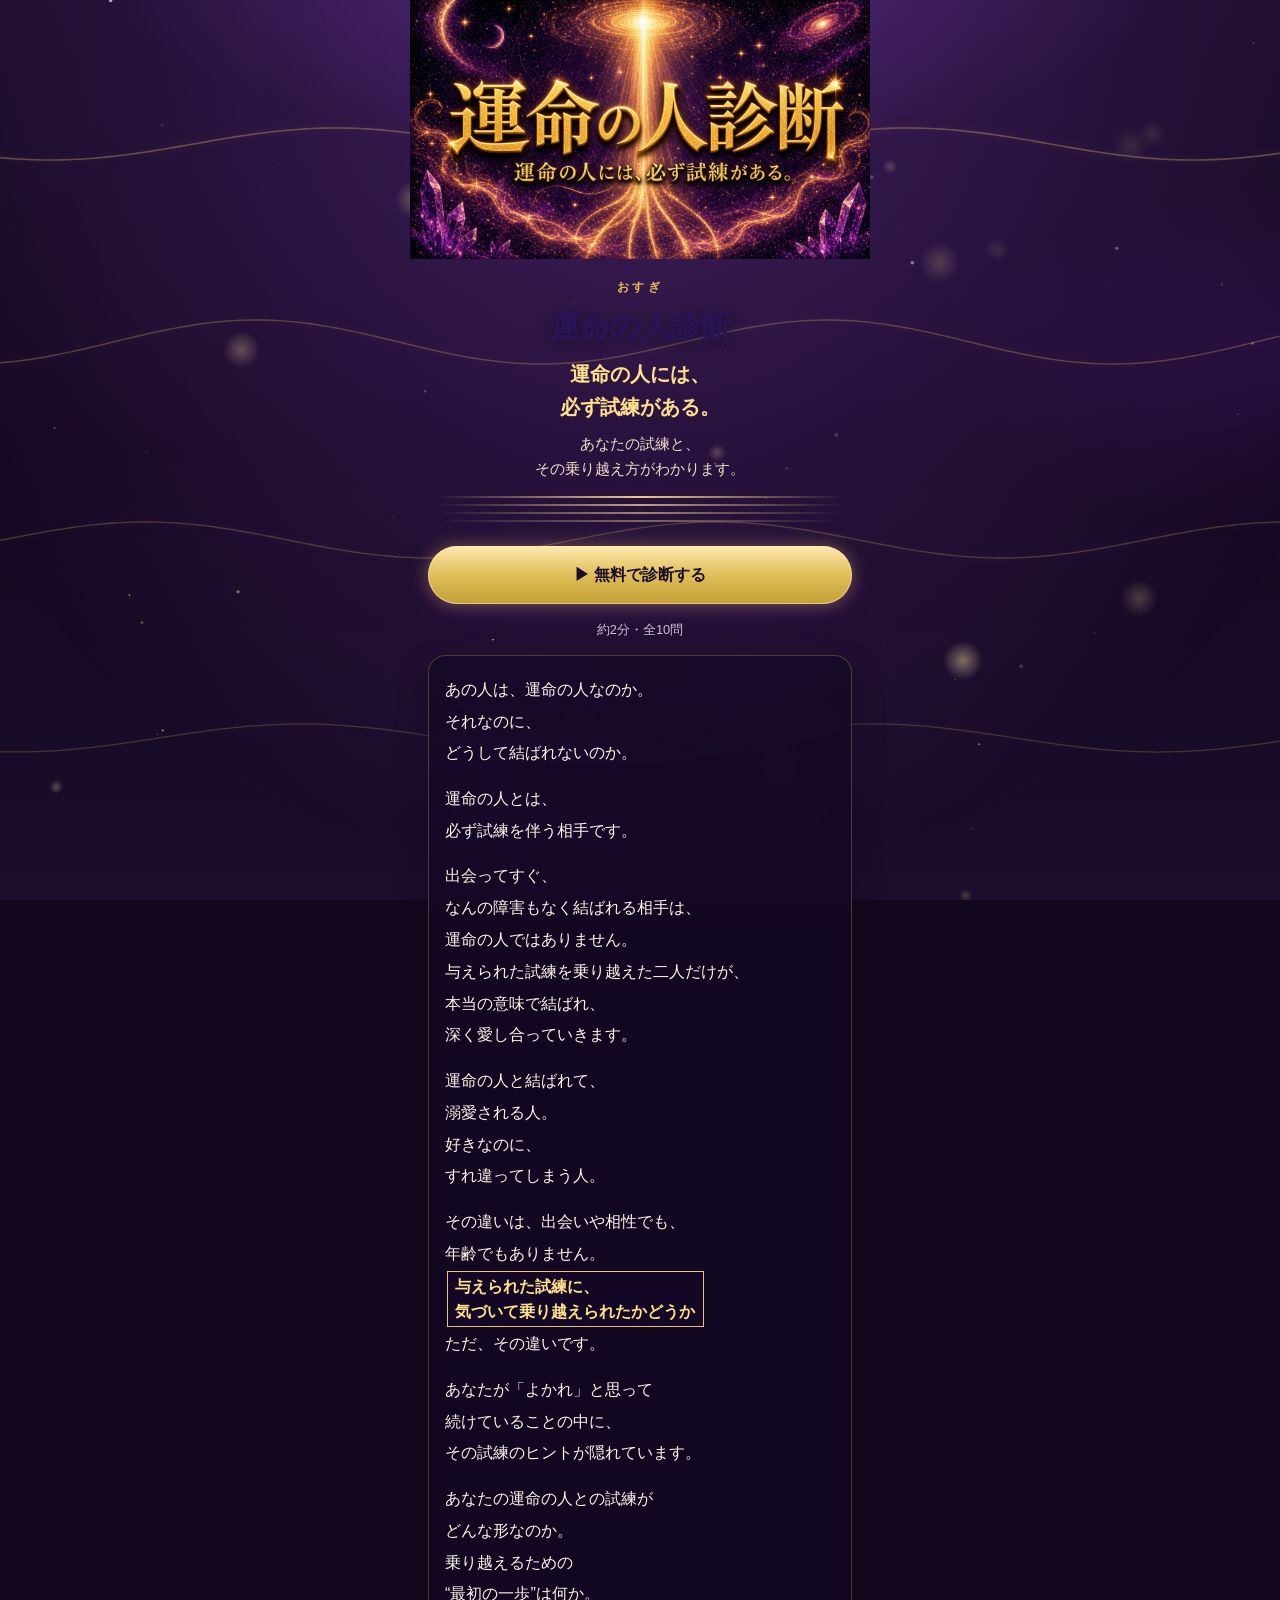
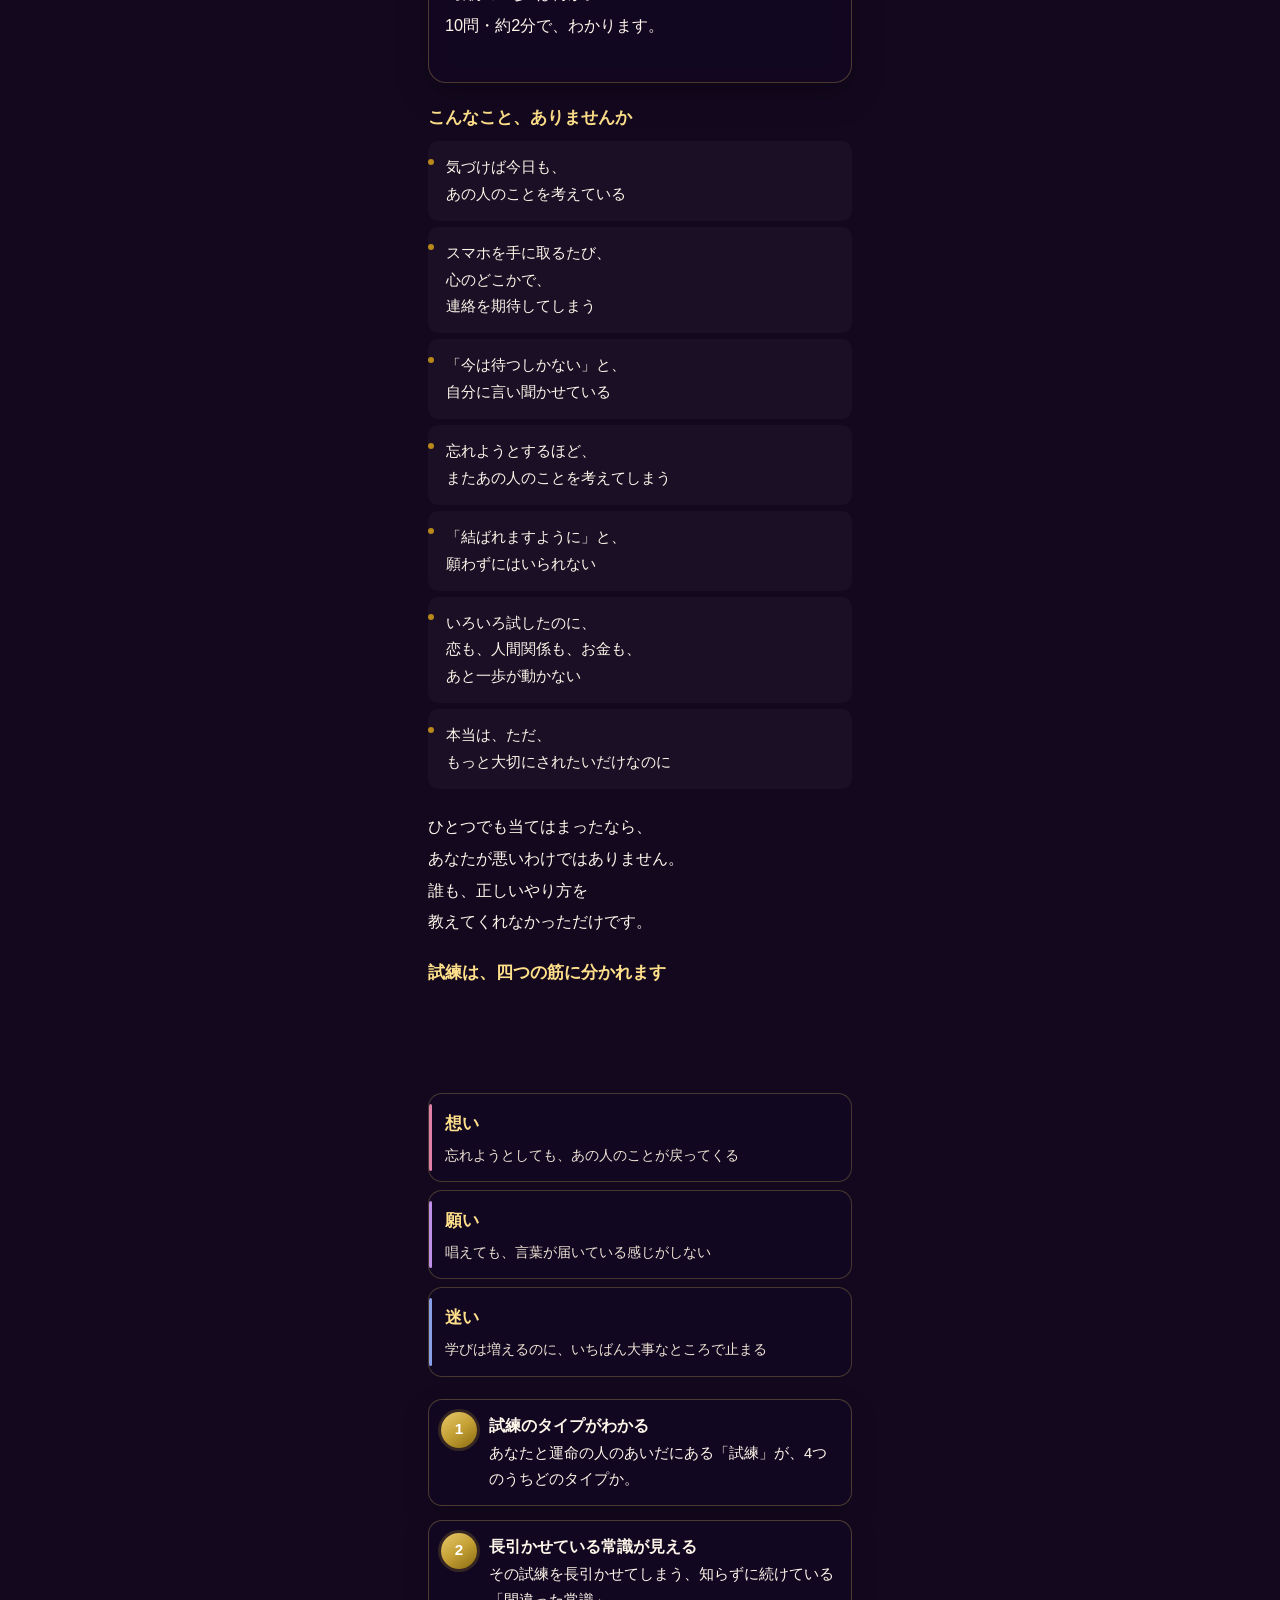
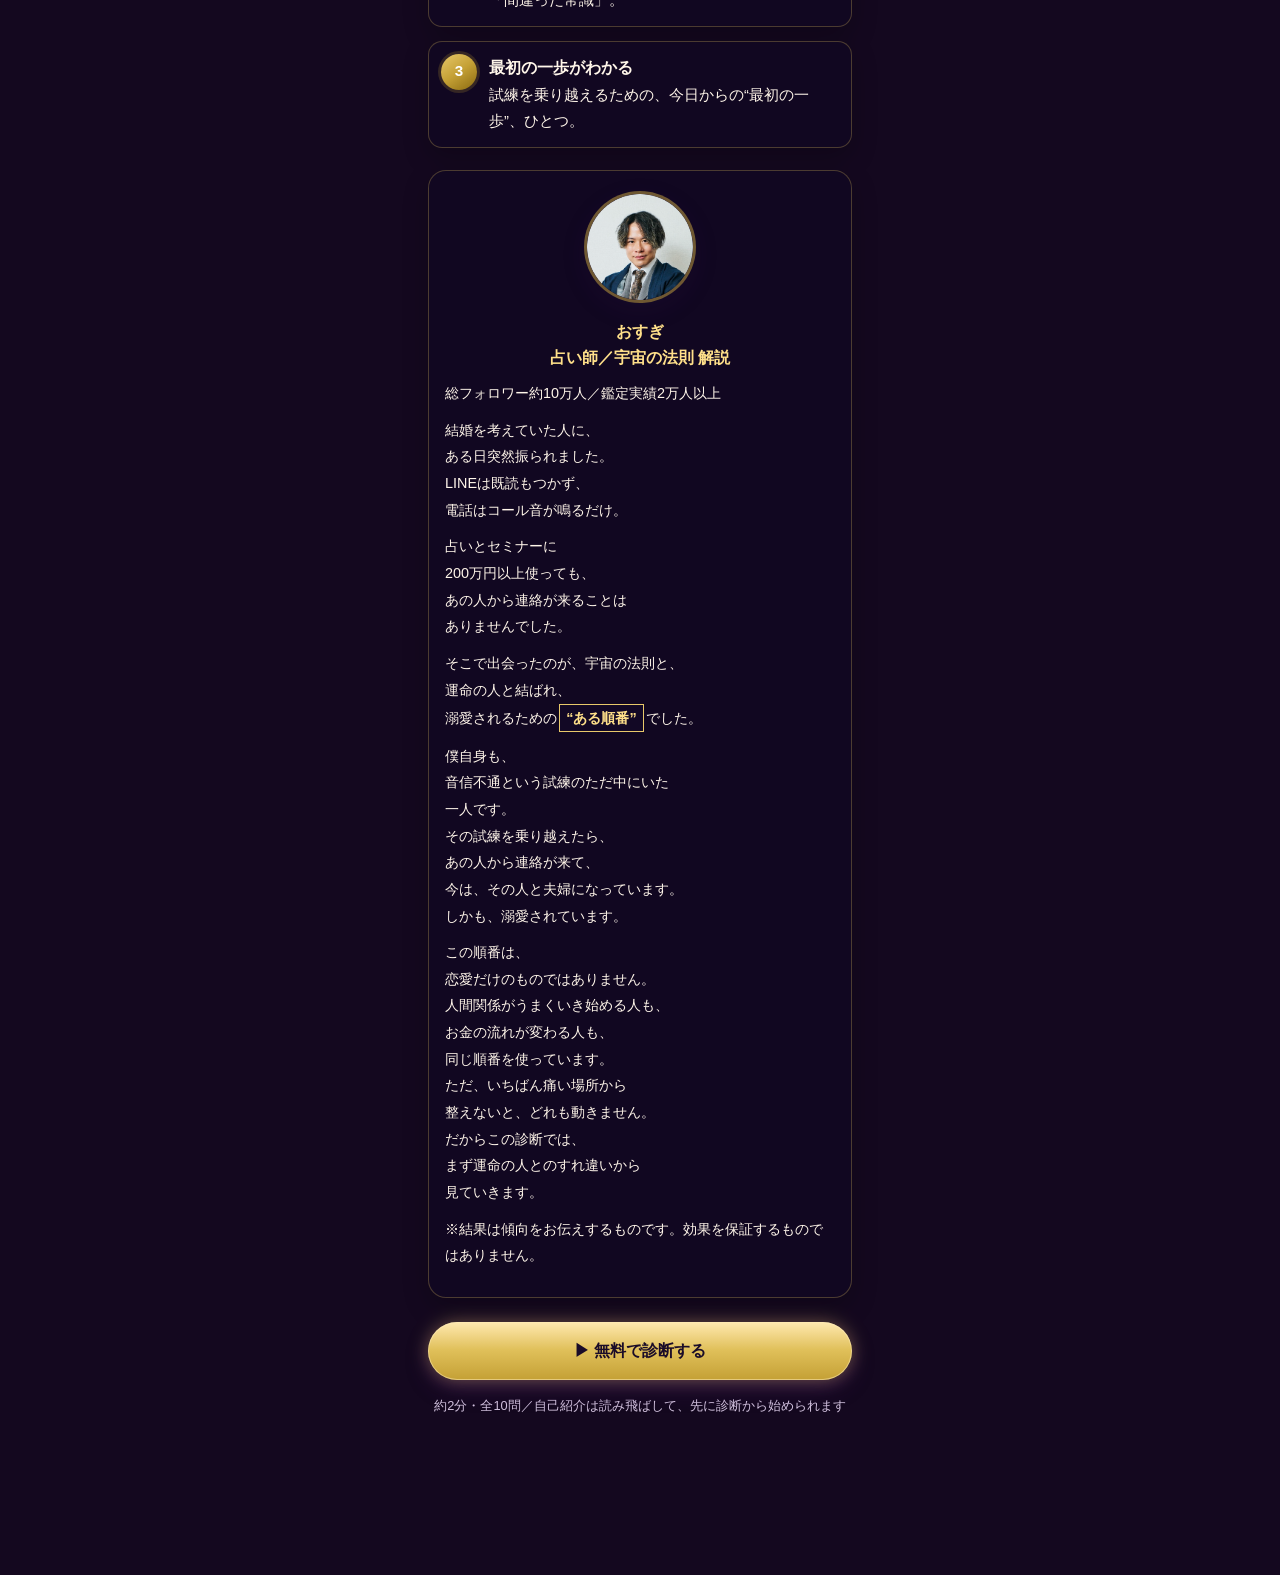
<file: unmei/index.html>
<!DOCTYPE html>
<!-- SITE=unmei 公開=https://knttnhtt9k-beep.github.io/osugi/unmei/ ルートに上げない -->
<html lang="ja">
<head>
<meta charset="UTF-8">
<meta name="viewport" content="width=device-width, initial-scale=1.0, viewport-fit=cover">
<title>運命の人診断｜おすぎ</title>
<meta name="description" content="運命の人には、必ず試練がある。あなたの試練と、その乗り越え方が、10問・約2分でわかります。">
<meta property="og:title" content="運命の人診断｜おすぎ">
<meta property="og:description" content="運命の人には、必ず試練がある。あなたの試練と、その乗り越え方がわかります。">
<link rel="stylesheet" href="result.css?v=20261013b">
</head>
<body class="lp-body-root">
<canvas id="cosmicCanvas" aria-hidden="true"></canvas>
<div class="app app-lp">

  <section id="intro" class="screen active">
    <header class="lp-hero">
      <img class="lp-hero-img" src="images/head_diagnosis.jpg?v=20261013d" alt="運命の人診断" width="1280" height="720">
    </header>

    <div class="lp-wrap">
      <p class="lp-kicker">おすぎ</p>
      <h1>運命の人診断</h1>
      <p class="lp-catch">運命の人には、<br>必ず試練がある。</p>
      <p class="lp-sub">あなたの試練と、<br>その乗り越え方がわかります。</p>
      <div class="four-threads" aria-hidden="true"><i></i><i></i><i></i><i></i></div>
      <button class="primary-btn" id="startBtnTop">▶ 無料で診断する</button>
      <p class="subnote">約2分・全10問</p>

      <div class="lp-glass reveal">
        <div class="lead">
          <p>あの人は、運命の人なのか。<br>それなのに、<br>どうして結ばれないのか。</p>
          <p>運命の人とは、<br>必ず試練を伴う相手です。</p>
          <p>出会ってすぐ、<br>なんの障害もなく結ばれる相手は、<br>運命の人ではありません。<br>与えられた試練を乗り越えた二人だけが、<br>本当の意味で結ばれ、<br>深く愛し合っていきます。</p>
          <p>運命の人と結ばれて、<br>溺愛される人。<br>好きなのに、<br>すれ違ってしまう人。</p>
          <p>その違いは、出会いや相性でも、<br>年齢でもありません。<br><strong>与えられた試練に、<br>気づいて乗り越えられたかどうか</strong><br>ただ、その違いです。</p>
          <p>あなたが「よかれ」と思って<br>続けていることの中に、<br>その試練のヒントが隠れています。</p>
          <p>あなたの運命の人との試練が<br>どんな形なのか。<br>乗り越えるための<br>“最初の一歩”は何か。<br>10問・約2分で、わかります。</p>
        </div>
      </div>

      <h2 class="section-title reveal">こんなこと、ありませんか</h2>
      <ul class="empathy-list">
        <li class="reveal">気づけば今日も、<br>あの人のことを考えている</li>
        <li class="reveal">スマホを手に取るたび、<br>心のどこかで、<br>連絡を期待してしまう</li>
        <li class="reveal">「今は待つしかない」と、<br>自分に言い聞かせている</li>
        <li class="reveal">忘れようとするほど、<br>またあの人のことを考えてしまう</li>
        <li class="reveal">「結ばれますように」と、<br>願わずにはいられない</li>
        <li class="reveal">いろいろ試したのに、<br>恋も、人間関係も、お金も、<br>あと一歩が動かない</li>
        <li class="reveal">本当は、ただ、<br>もっと大切にされたいだけなのに</li>
      </ul>
      <div class="lead reveal">
        <p>ひとつでも当てはまったなら、<br>あなたが悪いわけではありません。<br>誰も、正しいやり方を<br>教えてくれなかっただけです。</p>
      </div>

      <h2 class="section-title reveal">試練は、四つの筋に分かれます</h2>
      <ul class="gate-list">
        <li class="gate gate-a reveal"><b>待つ</b><span>連絡を待っているあいだ、時間が止まっている</span></li>
        <li class="gate gate-b reveal"><b>想い</b><span>忘れようとしても、あの人のことが戻ってくる</span></li>
        <li class="gate gate-c reveal"><b>願い</b><span>唱えても、言葉が届いている感じがしない</span></li>
        <li class="gate gate-d reveal"><b>迷い</b><span>学びは増えるのに、いちばん大事なところで止まる</span></li>
      </ul>

      <ul class="reason-list">
        <li class="reason-item reveal">
          <div class="reason-num">1</div>
          <div>
            <h3>試練のタイプがわかる</h3>
            <p>あなたと運命の人のあいだにある「試練」が、4つのうちどのタイプか。</p>
          </div>
        </li>
        <li class="reason-item reveal">
          <div class="reason-num">2</div>
          <div>
            <h3>長引かせている常識が見える</h3>
            <p>その試練を長引かせてしまう、知らずに続けている「間違った常識」。</p>
          </div>
        </li>
        <li class="reason-item reveal">
          <div class="reason-num">3</div>
          <div>
            <h3>最初の一歩がわかる</h3>
            <p>試練を乗り越えるための、今日からの“最初の一歩”、ひとつ。</p>
          </div>
        </li>
      </ul>

      <div class="teacher-box reveal">
        <div class="teacher-photo-sm">
          <img src="images/teacher-osugi.png" alt="おすぎ" width="112" height="112">
        </div>
        <h3>おすぎ<br>占い師／宇宙の法則 解説</h3>
        <p>総フォロワー約10万人／鑑定実績2万人以上</p>
        <p>結婚を考えていた人に、<br>ある日突然振られました。<br>LINEは既読もつかず、<br>電話はコール音が鳴るだけ。</p>
        <p>占いとセミナーに<br>200万円以上使っても、<br>あの人から連絡が来ることは<br>ありませんでした。</p>
        <p>そこで出会ったのが、宇宙の法則と、<br>運命の人と結ばれ、<br>溺愛されるための<strong>“ある順番”</strong>でした。</p>
        <p>僕自身も、<br>音信不通という試練のただ中にいた<br>一人です。<br>その試練を乗り越えたら、<br>あの人から連絡が来て、<br>今は、その人と夫婦になっています。<br>しかも、溺愛されています。</p>
        <p>この順番は、<br>恋愛だけのものではありません。<br>人間関係がうまくいき始める人も、<br>お金の流れが変わる人も、<br>同じ順番を使っています。<br>ただ、いちばん痛い場所から<br>整えないと、どれも動きません。<br>だからこの診断では、<br>まず運命の人とのすれ違いから<br>見ていきます。</p>
        <p class="note-line">※結果は傾向をお伝えするものです。効果を保証するものではありません。</p>
      </div>

      <button class="primary-btn" id="startBtn">▶ 無料で診断する</button>
      <p class="subnote">約2分・全10問／自己紹介は読み飛ばして、先に診断から始められます</p>
    </div>
  </section>

  <section id="quiz" class="screen">
    <div class="topbar">
      <span id="qCount">1〜5問目 / 全10問</span>
      <span id="qPct">50%</span>
    </div>
    <div class="bar"><span id="qBar"></span></div>
    <div id="pageQuestions"></div>
    <button class="primary-btn" id="nextBtn" disabled>次へ</button>
  </section>

  <section id="analyze" class="screen">
    <div class="analyze-threads" aria-hidden="true"><i></i><i></i><i></i><i></i></div>
    <h2>あなたの試練を視ています…</h2>
    <p>四つの筋のうち、今の一本をたどっています</p>
  </section>
</div>

<script src="cosmic.js?v=20261013b"></script>
<script src="lp.js?v=20261013b"></script>
<script>
const PAGE_SIZE = 5;
const QUESTIONS = [
  {
    text: "あの人との今の状況に、いちばん近いのは？",
    choices: [
      { label: "連絡が途切れていて、向こうからの連絡を待っている", type: "A" },
      { label: "忘れようとしているのに、気づくとあの人のことを考えている", type: "B" },
      { label: "「結ばれますように」と、毎日願っている", type: "C" },
      { label: "いろんな方法を試しているのに、何も変わらない", type: "D" }
    ]
  },
  {
    text: "占いや相談で、言われたことがあるのは？",
    choices: [
      { label: "「今は待つ時期です」", type: "A" },
      { label: "「執着を手放せば、戻ってきます」", type: "B" },
      { label: "「強く願えば、叶います」", type: "C" },
      { label: "「正しい方法さえ見つかれば、叶いますよ」", type: "D" }
    ]
  },
  {
    text: "あの人のことで、ついやってしまうのは？",
    choices: [
      { label: "トーク画面を開いて、新しいメッセージがないか確かめる", type: "A" },
      { label: "写真やトーク履歴を消そうとして、結局消せない", type: "B" },
      { label: "寝る前に、あの人と結ばれる場面を何度も思い浮かべる", type: "C" },
      { label: "「復縁 方法」「引き寄せ 叶った」などを検索する", type: "D" }
    ]
  },
  {
    text: "これまで、いちばん続けてきたことは？",
    choices: [
      { label: "あの人を信じて、待つこと", type: "A" },
      { label: "考えないように、前向きでいようとすること", type: "B" },
      { label: "願いの言葉を、唱えたり書いたりすること", type: "C" },
      { label: "本や動画、講座、占いで学ぶこと", type: "D" }
    ]
  },
  {
    text: "不安になったとき、どうしますか？",
    choices: [
      { label: "「いつか戻ってくる」と、自分に言い聞かせる", type: "A" },
      { label: "「不安になると波動が下がる」と、不安を打ち消そうとする", type: "B" },
      { label: "いつもより多く、願いの言葉を唱える", type: "C" },
      { label: "新しい占い師や、新しい方法を探す", type: "D" }
    ]
  },
  {
    text: "「あの人に連絡してみようかな」と思ったとき、近いのは？",
    choices: [
      { label: "「今じゃないかも」と、様子を見る", type: "A" },
      { label: "「期待するとまた落ち込む」と、考えないようにする", type: "B" },
      { label: "「これはサインだ」と思って、願いを強める", type: "C" },
      { label: "「本当に送っていいのか」を、調べてから決めようとする", type: "D" }
    ]
  },
  {
    text: "願いを言葉にするとしたら、近いのは？",
    choices: [
      { label: "「いつか戻ってきてくれますように」", type: "A" },
      { label: "「あの人がいなくても、幸せになれますように」", type: "B" },
      { label: "「あの人と結ばれますように」", type: "C" },
      { label: "「正しい方法が見つかりますように」", type: "D" }
    ]
  },
  {
    text: "友だちに話すと、言われそうなことは？",
    choices: [
      { label: "「いい歳なんだから、いつまで待つの？」", type: "A" },
      { label: "「いい歳なんだから、前を向きなよ」", type: "B" },
      { label: "「願うだけじゃなくて、何かしたら？」", type: "C" },
      { label: "「詳しすぎる。もう先生になれるよ」", type: "D" }
    ]
  },
  {
    text: "これまでにかけたお金や時間で、近いのは？",
    choices: [
      { label: "ほとんど使っていない。待つだけだった", type: "A" },
      { label: "気をまぎらわすために、予定や趣味を増やした", type: "B" },
      { label: "お守りや待ち受け、願いが叶うグッズにお金を使った", type: "C" },
      { label: "占いや講座に、合計で何万円も、何十万も使った", type: "D" }
    ]
  },
  {
    text: "今いちばんつらいのは？（同じ数のときは、これで決まります）",
    choices: [
      { label: "いつまで待てばいいのか、わからない", type: "A" },
      { label: "忘れたいのに、忘れられない", type: "B" },
      { label: "こんなに願っているのに、届かない", type: "C" },
      { label: "こんなに学んだのに、変わらない", type: "D" }
    ]
  }
];

const answers = new Array(QUESTIONS.length).fill(null);
let page = 0;

const screens = {
  intro: document.getElementById("intro"),
  quiz: document.getElementById("quiz"),
  analyze: document.getElementById("analyze")
};

function show(name) {
  Object.values(screens).forEach((el) => el.classList.remove("active"));
  screens[name].classList.add("active");
  window.scrollTo({ top: 0, behavior: "smooth" });
}

function startQuiz() {
  page = 0;
  answers.fill(null);
  show("quiz");
  renderPage();
}

document.getElementById("startBtn").addEventListener("click", startQuiz);
document.getElementById("startBtnTop").addEventListener("click", startQuiz);

function pageRange() {
  const start = page * PAGE_SIZE;
  const end = Math.min(start + PAGE_SIZE, QUESTIONS.length);
  return { start, end };
}

function renderPage() {
  const { start, end } = pageRange();
  const total = QUESTIONS.length;
  document.getElementById("qCount").textContent = `${start + 1}〜${end}問目 / 全${total}問`;
  document.getElementById("qPct").textContent = `${Math.round((end / total) * 100)}%`;
  document.getElementById("qBar").style.width = `${(end / total) * 100}%`;

  const wrap = document.getElementById("pageQuestions");
  wrap.innerHTML = "";
  for (let i = start; i < end; i++) {
    const q = QUESTIONS[i];
    const card = document.createElement("div");
    card.className = "q-card";
    card.innerHTML = `
      <div class="q-label">Q${i + 1}</div>
      <div class="q-text">${q.text}</div>
      <div class="choices"></div>
    `;
    const choices = card.querySelector(".choices");
    q.choices.forEach((c, idx) => {
      const btn = document.createElement("button");
      btn.type = "button";
      btn.className = "choice" + (answers[i] === idx ? " selected" : "");
      btn.textContent = c.label;
      btn.addEventListener("click", () => {
        answers[i] = idx;
        choices.querySelectorAll(".choice").forEach((b) => b.classList.remove("selected"));
        btn.classList.add("selected");
        updateNextBtn();
      });
      choices.appendChild(btn);
    });
    wrap.appendChild(card);
  }
  const remaining = total - end;
  document.getElementById("nextBtn").textContent =
    remaining <= 0 ? "▶ 結果を見る" : `次へ（残り${remaining}問）`;
  updateNextBtn();
}

function updateNextBtn() {
  const { start, end } = pageRange();
  document.getElementById("nextBtn").disabled = !answers.slice(start, end).every((v) => v !== null);
}

document.getElementById("nextBtn").addEventListener("click", () => {
  const { end } = pageRange();
  if (end >= QUESTIONS.length) {
    show("analyze");
    setTimeout(goToTypePage, 1400);
  } else {
    page += 1;
    renderPage();
    window.scrollTo({ top: 0, behavior: "smooth" });
  }
});

function goToTypePage() {
  const scores = { A: 0, B: 0, C: 0, D: 0 };
  QUESTIONS.forEach((q, i) => {
    const choice = q.choices[answers[i]];
    if (choice) scores[choice.type] += 1;
  });
  const order = ["A", "B", "C", "D"];
  const max = Math.max(scores.A, scores.B, scores.C, scores.D);
  const tops = order.filter((type) => scores[type] === max);
  const q10 = QUESTIONS[9].choices[answers[9]];
  const key = tops.length === 1 ? tops[0] : (q10 && tops.indexOf(q10.type) >= 0 ? q10.type : tops[0]);

  try {
    sessionStorage.setItem("unmeiScores", JSON.stringify(scores));
    sessionStorage.setItem("unmeiType", key);
  } catch (e) {}

  const scoreParam = order.map((type) => scores[type]).join(",");
  location.href = "type.html?id=" + key + "&s=" + encodeURIComponent(scoreParam);
}
</script>
</body>
</html>
</file>
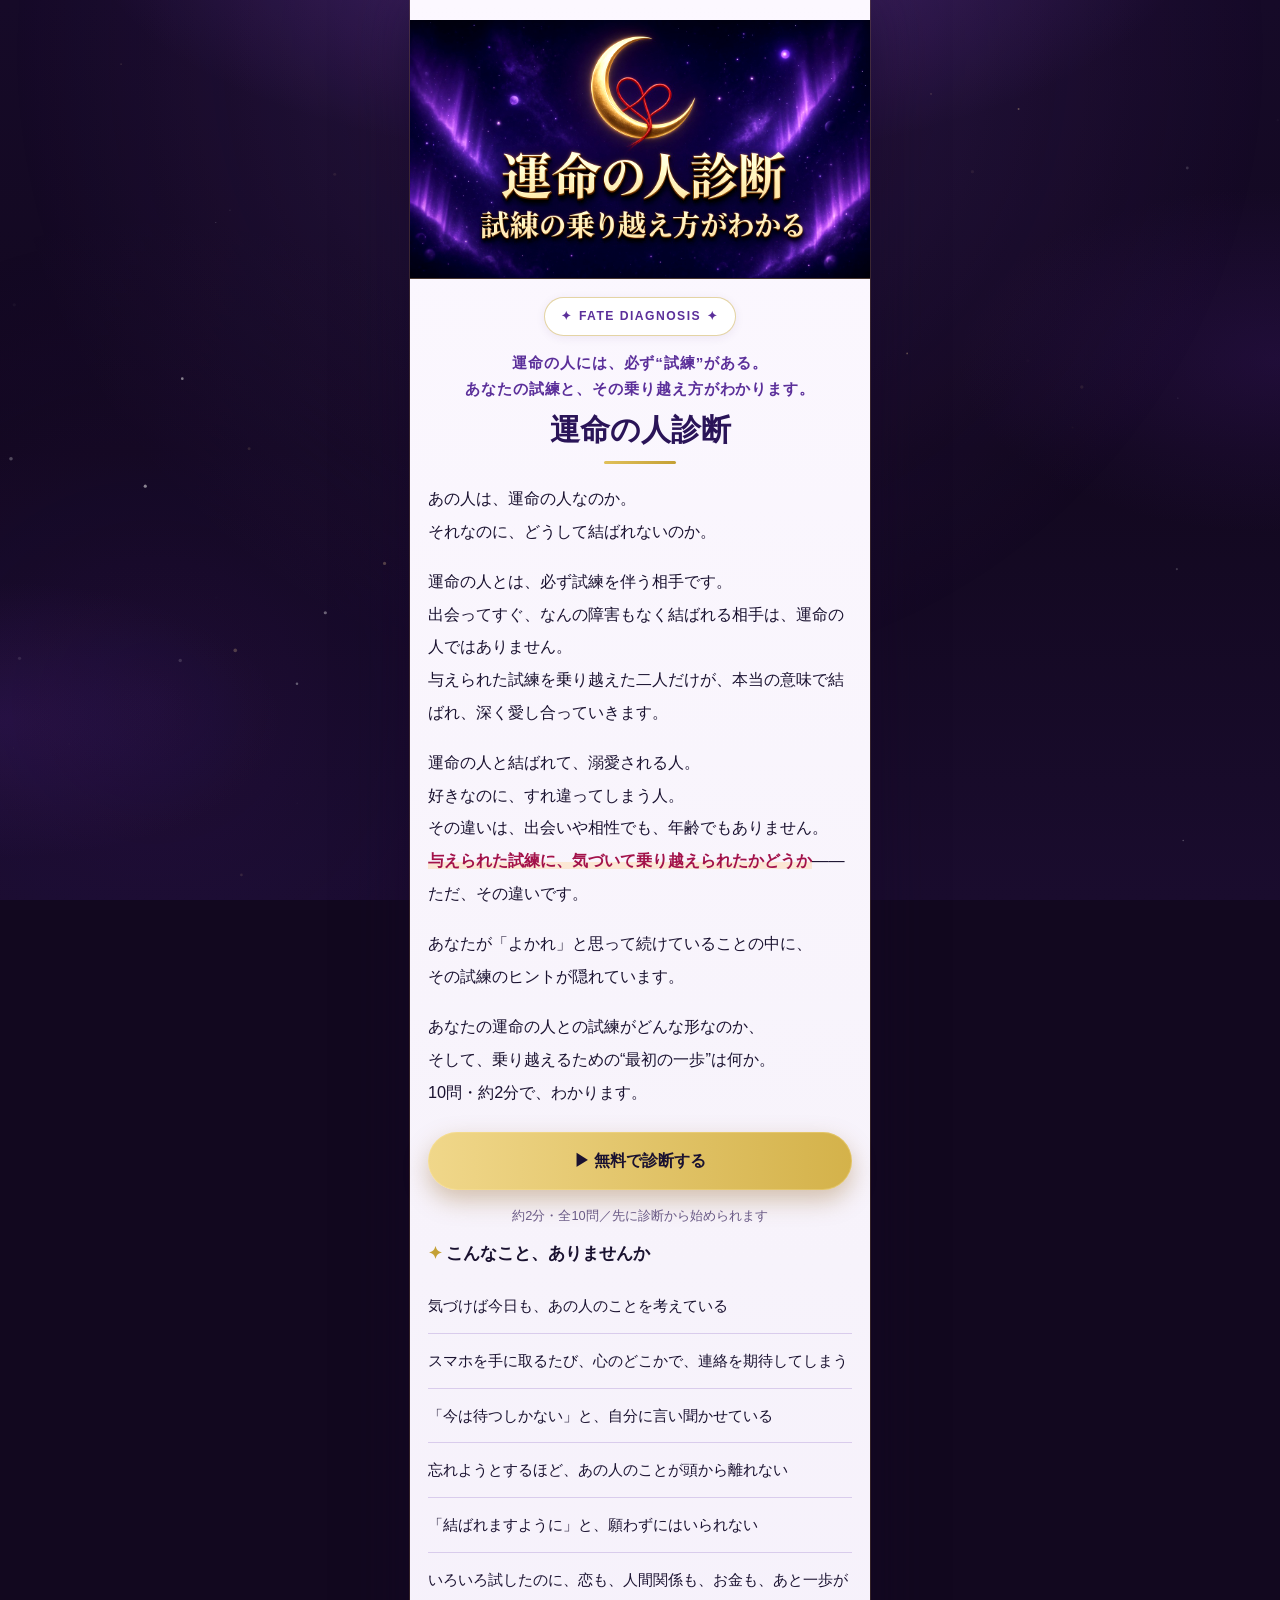
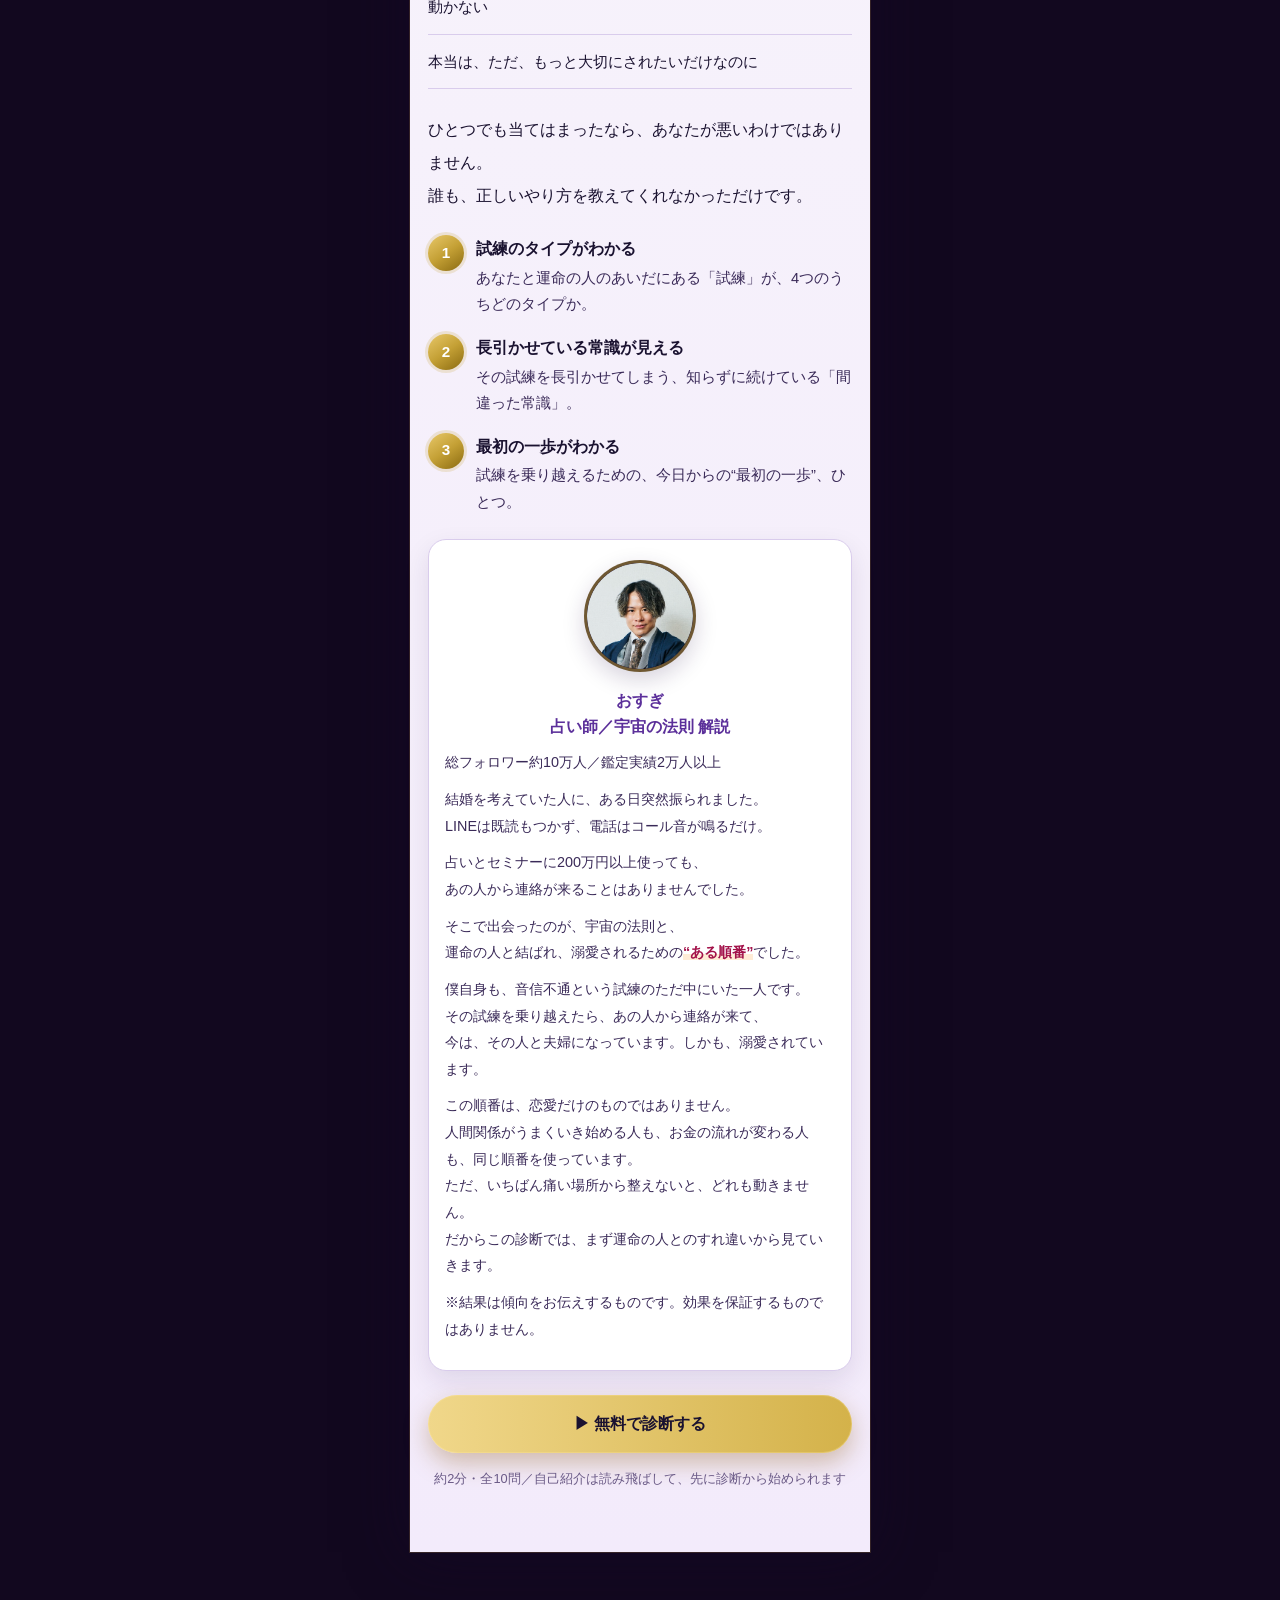
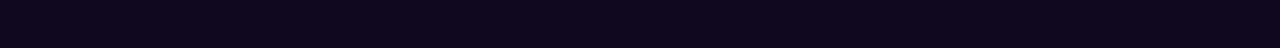
<file: osugi上げる_3回目_運命の人診断/unmei/index.html>
<!DOCTYPE html>
<html lang="ja">
<head>
<meta charset="UTF-8">
<meta name="viewport" content="width=device-width, initial-scale=1.0, viewport-fit=cover">
<title>運命の人診断｜おすぎ</title>
<meta name="description" content="運命の人には、必ず試練がある。あなたの試練と、その乗り越え方が、10問・約2分でわかります。">
<meta property="og:title" content="運命の人診断｜おすぎ">
<meta property="og:description" content="運命の人には、必ず試練がある。あなたの試練と、その乗り越え方がわかります。">
<link rel="stylesheet" href="result.css?v=20261012">
</head>
<body>
<canvas id="cosmicCanvas" aria-hidden="true"></canvas>
<div class="app">

  <section id="intro" class="screen active">
    <div class="hero">
      <img src="images/head_diagnosis.jpg?v=20261012" alt="運命の人診断" width="1280" height="720">
    </div>
    <div class="head-badge"><span>✦</span>FATE DIAGNOSIS<span>✦</span></div>
    <p class="catch">運命の人には、必ず“試練”がある。<br>あなたの試練と、その乗り越え方がわかります。</p>
    <h1>運命の人診断</h1>
    <div class="head-underline"></div>
    <div class="lead">
      <p>あの人は、運命の人なのか。<br>それなのに、どうして結ばれないのか。</p>
      <p>運命の人とは、必ず試練を伴う相手です。<br>出会ってすぐ、なんの障害もなく結ばれる相手は、運命の人ではありません。<br>与えられた試練を乗り越えた二人だけが、本当の意味で結ばれ、深く愛し合っていきます。</p>
      <p>運命の人と結ばれて、溺愛される人。<br>好きなのに、すれ違ってしまう人。<br>その違いは、出会いや相性でも、年齢でもありません。<br><strong>与えられた試練に、気づいて乗り越えられたかどうか</strong>——ただ、その違いです。</p>
      <p>あなたが「よかれ」と思って続けていることの中に、<br>その試練のヒントが隠れています。</p>
      <p>あなたの運命の人との試練がどんな形なのか、<br>そして、乗り越えるための“最初の一歩”は何か。<br>10問・約2分で、わかります。</p>
    </div>

    <button class="primary-btn" id="startBtnTop">▶ 無料で診断する</button>
    <p class="subnote">約2分・全10問／先に診断から始められます</p>

    <h2 class="section-title">こんなこと、ありませんか</h2>
    <ul class="empathy-list">
      <li>気づけば今日も、あの人のことを考えている</li>
      <li>スマホを手に取るたび、心のどこかで、連絡を期待してしまう</li>
      <li>「今は待つしかない」と、自分に言い聞かせている</li>
      <li>忘れようとするほど、あの人のことが頭から離れない</li>
      <li>「結ばれますように」と、願わずにはいられない</li>
      <li>いろいろ試したのに、恋も、人間関係も、お金も、あと一歩が動かない</li>
      <li>本当は、ただ、もっと大切にされたいだけなのに</li>
    </ul>
    <div class="lead">
      <p>ひとつでも当てはまったなら、あなたが悪いわけではありません。<br>誰も、正しいやり方を教えてくれなかっただけです。</p>
    </div>

    <ul class="reason-list">
      <li class="reason-item">
        <div class="reason-num">1</div>
        <div>
          <h3>試練のタイプがわかる</h3>
          <p>あなたと運命の人のあいだにある「試練」が、4つのうちどのタイプか。</p>
        </div>
      </li>
      <li class="reason-item">
        <div class="reason-num">2</div>
        <div>
          <h3>長引かせている常識が見える</h3>
          <p>その試練を長引かせてしまう、知らずに続けている「間違った常識」。</p>
        </div>
      </li>
      <li class="reason-item">
        <div class="reason-num">3</div>
        <div>
          <h3>最初の一歩がわかる</h3>
          <p>試練を乗り越えるための、今日からの“最初の一歩”、ひとつ。</p>
        </div>
      </li>
    </ul>

    <div class="teacher-box">
      <div class="teacher-photo-sm">
        <img src="images/teacher-osugi.png" alt="おすぎ" width="112" height="112">
      </div>
      <h3>おすぎ<br>占い師／宇宙の法則 解説</h3>
      <p>総フォロワー約10万人／鑑定実績2万人以上</p>
      <p>結婚を考えていた人に、ある日突然振られました。<br>LINEは既読もつかず、電話はコール音が鳴るだけ。</p>
      <p>占いとセミナーに200万円以上使っても、<br>あの人から連絡が来ることはありませんでした。</p>
      <p>そこで出会ったのが、宇宙の法則と、<br>運命の人と結ばれ、溺愛されるための<strong>“ある順番”</strong>でした。</p>
      <p>僕自身も、音信不通という試練のただ中にいた一人です。<br>その試練を乗り越えたら、あの人から連絡が来て、<br>今は、その人と夫婦になっています。しかも、溺愛されています。</p>
      <p>この順番は、恋愛だけのものではありません。<br>人間関係がうまくいき始める人も、お金の流れが変わる人も、同じ順番を使っています。<br>ただ、いちばん痛い場所から整えないと、どれも動きません。<br>だからこの診断では、まず運命の人とのすれ違いから見ていきます。</p>
      <p class="note-line">※結果は傾向をお伝えするものです。効果を保証するものではありません。</p>
    </div>

    <button class="primary-btn" id="startBtn">▶ 無料で診断する</button>
    <p class="subnote">約2分・全10問／自己紹介は読み飛ばして、先に診断から始められます</p>
  </section>

  <section id="quiz" class="screen">
    <div class="topbar">
      <span id="qCount">1〜5問目 / 全10問</span>
      <span id="qPct">50%</span>
    </div>
    <div class="bar"><span id="qBar"></span></div>
    <div id="pageQuestions"></div>
    <button class="primary-btn" id="nextBtn" disabled>次へ</button>
  </section>

  <section id="analyze" class="screen">
    <div class="spinner"></div>
    <h2>あなたの試練を視ています…</h2>
    <p>運命の人との乗り越え方を、準備しています</p>
  </section>
</div>

<script src="cosmic.js?v=20261012"></script>
<script>
const PAGE_SIZE = 5;
const QUESTIONS = [
  {
    text: "あの人との今の状況に、いちばん近いのは？",
    choices: [
      { label: "連絡が途切れていて、向こうからの連絡を待っている", type: "A" },
      { label: "忘れようとしているのに、気づくとあの人のことを考えている", type: "B" },
      { label: "「結ばれますように」と、毎日願っている", type: "C" },
      { label: "いろんな方法を試しているのに、何も変わらない", type: "D" }
    ]
  },
  {
    text: "占いや相談で、言われたことがあるのは？",
    choices: [
      { label: "「今は待つ時期です」", type: "A" },
      { label: "「執着を手放せば、戻ってきます」", type: "B" },
      { label: "「強く願えば、叶います」", type: "C" },
      { label: "「正しい方法さえ見つかれば、叶いますよ」", type: "D" }
    ]
  },
  {
    text: "あの人のことで、ついやってしまうのは？",
    choices: [
      { label: "トーク画面を開いて、新しいメッセージがないか確かめる", type: "A" },
      { label: "写真やトーク履歴を消そうとして、結局消せない", type: "B" },
      { label: "寝る前に、あの人と結ばれる場面を何度も思い浮かべる", type: "C" },
      { label: "「復縁 方法」「引き寄せ 叶った」などを検索する", type: "D" }
    ]
  },
  {
    text: "これまで、いちばん続けてきたことは？",
    choices: [
      { label: "あの人を信じて、待つこと", type: "A" },
      { label: "考えないように、前向きでいようとすること", type: "B" },
      { label: "願いの言葉を、唱えたり書いたりすること", type: "C" },
      { label: "本や動画、講座、占いで学ぶこと", type: "D" }
    ]
  },
  {
    text: "不安になったとき、どうしますか？",
    choices: [
      { label: "「いつか戻ってくる」と、自分に言い聞かせる", type: "A" },
      { label: "「不安になると波動が下がる」と、不安を打ち消そうとする", type: "B" },
      { label: "いつもより多く、願いの言葉を唱える", type: "C" },
      { label: "新しい占い師や、新しい方法を探す", type: "D" }
    ]
  },
  {
    text: "「あの人に連絡してみようかな」と思ったとき、近いのは？",
    choices: [
      { label: "「今じゃないかも」と、様子を見る", type: "A" },
      { label: "「期待するとまた落ち込む」と、考えないようにする", type: "B" },
      { label: "「これはサインだ」と思って、願いを強める", type: "C" },
      { label: "「本当に送っていいのか」を、調べてから決めようとする", type: "D" }
    ]
  },
  {
    text: "願いを言葉にするとしたら、近いのは？",
    choices: [
      { label: "「いつか戻ってきてくれますように」", type: "A" },
      { label: "「あの人がいなくても、幸せになれますように」", type: "B" },
      { label: "「あの人と結ばれますように」", type: "C" },
      { label: "「正しい方法が見つかりますように」", type: "D" }
    ]
  },
  {
    text: "友だちに話すと、言われそうなことは？",
    choices: [
      { label: "「いい歳なんだから、いつまで待つの？」", type: "A" },
      { label: "「いい歳なんだから、前を向きなよ」", type: "B" },
      { label: "「願うだけじゃなくて、何かしたら？」", type: "C" },
      { label: "「詳しすぎる。もう先生になれるよ」", type: "D" }
    ]
  },
  {
    text: "これまでにかけたお金や時間で、近いのは？",
    choices: [
      { label: "ほとんど使っていない。待つだけだった", type: "A" },
      { label: "気をまぎらわすために、予定や趣味を増やした", type: "B" },
      { label: "お守りや待ち受け、願いが叶うグッズにお金を使った", type: "C" },
      { label: "占いや講座に、合計で何万円も、何十万も使った", type: "D" }
    ]
  },
  {
    text: "今いちばんつらいのは？（同じ数のときは、これで決まります）",
    choices: [
      { label: "いつまで待てばいいのか、わからない", type: "A" },
      { label: "忘れたいのに、忘れられない", type: "B" },
      { label: "こんなに願っているのに、届かない", type: "C" },
      { label: "こんなに学んだのに、変わらない", type: "D" }
    ]
  }
];

const answers = new Array(QUESTIONS.length).fill(null);
let page = 0;

const screens = {
  intro: document.getElementById("intro"),
  quiz: document.getElementById("quiz"),
  analyze: document.getElementById("analyze")
};

function show(name) {
  Object.values(screens).forEach((el) => el.classList.remove("active"));
  screens[name].classList.add("active");
  window.scrollTo({ top: 0, behavior: "smooth" });
}

function startQuiz() {
  page = 0;
  answers.fill(null);
  show("quiz");
  renderPage();
}

document.getElementById("startBtn").addEventListener("click", startQuiz);
document.getElementById("startBtnTop").addEventListener("click", startQuiz);

function pageRange() {
  const start = page * PAGE_SIZE;
  const end = Math.min(start + PAGE_SIZE, QUESTIONS.length);
  return { start, end };
}

function renderPage() {
  const { start, end } = pageRange();
  const total = QUESTIONS.length;
  document.getElementById("qCount").textContent = `${start + 1}〜${end}問目 / 全${total}問`;
  document.getElementById("qPct").textContent = `${Math.round((end / total) * 100)}%`;
  document.getElementById("qBar").style.width = `${(end / total) * 100}%`;

  const wrap = document.getElementById("pageQuestions");
  wrap.innerHTML = "";
  for (let i = start; i < end; i++) {
    const q = QUESTIONS[i];
    const card = document.createElement("div");
    card.className = "q-card";
    card.innerHTML = `
      <div class="q-label">Q${i + 1}</div>
      <div class="q-text">${q.text}</div>
      <div class="choices"></div>
    `;
    const choices = card.querySelector(".choices");
    q.choices.forEach((c, idx) => {
      const btn = document.createElement("button");
      btn.type = "button";
      btn.className = "choice" + (answers[i] === idx ? " selected" : "");
      btn.textContent = c.label;
      btn.addEventListener("click", () => {
        answers[i] = idx;
        choices.querySelectorAll(".choice").forEach((b) => b.classList.remove("selected"));
        btn.classList.add("selected");
        updateNextBtn();
      });
      choices.appendChild(btn);
    });
    wrap.appendChild(card);
  }
  const remaining = total - end;
  document.getElementById("nextBtn").textContent =
    remaining <= 0 ? "▶ 結果を見る" : `次へ（残り${remaining}問）`;
  updateNextBtn();
}

function updateNextBtn() {
  const { start, end } = pageRange();
  document.getElementById("nextBtn").disabled = !answers.slice(start, end).every((v) => v !== null);
}

document.getElementById("nextBtn").addEventListener("click", () => {
  const { end } = pageRange();
  if (end >= QUESTIONS.length) {
    show("analyze");
    setTimeout(goToTypePage, 1400);
  } else {
    page += 1;
    renderPage();
    window.scrollTo({ top: 0, behavior: "smooth" });
  }
});

function goToTypePage() {
  const scores = { A: 0, B: 0, C: 0, D: 0 };
  QUESTIONS.forEach((q, i) => {
    const choice = q.choices[answers[i]];
    if (choice) scores[choice.type] += 1;
  });
  const order = ["A", "B", "C", "D"];
  const max = Math.max(scores.A, scores.B, scores.C, scores.D);
  const tops = order.filter((type) => scores[type] === max);
  const q10 = QUESTIONS[9].choices[answers[9]];
  const key = tops.length === 1 ? tops[0] : (q10 && tops.indexOf(q10.type) >= 0 ? q10.type : tops[0]);

  try {
    sessionStorage.setItem("unmeiScores", JSON.stringify(scores));
    sessionStorage.setItem("unmeiType", key);
  } catch (e) {}

  const scoreParam = order.map((type) => scores[type]).join(",");
  location.href = "type.html?id=" + key + "&s=" + encodeURIComponent(scoreParam);
}
</script>
</body>
</html>
</file>
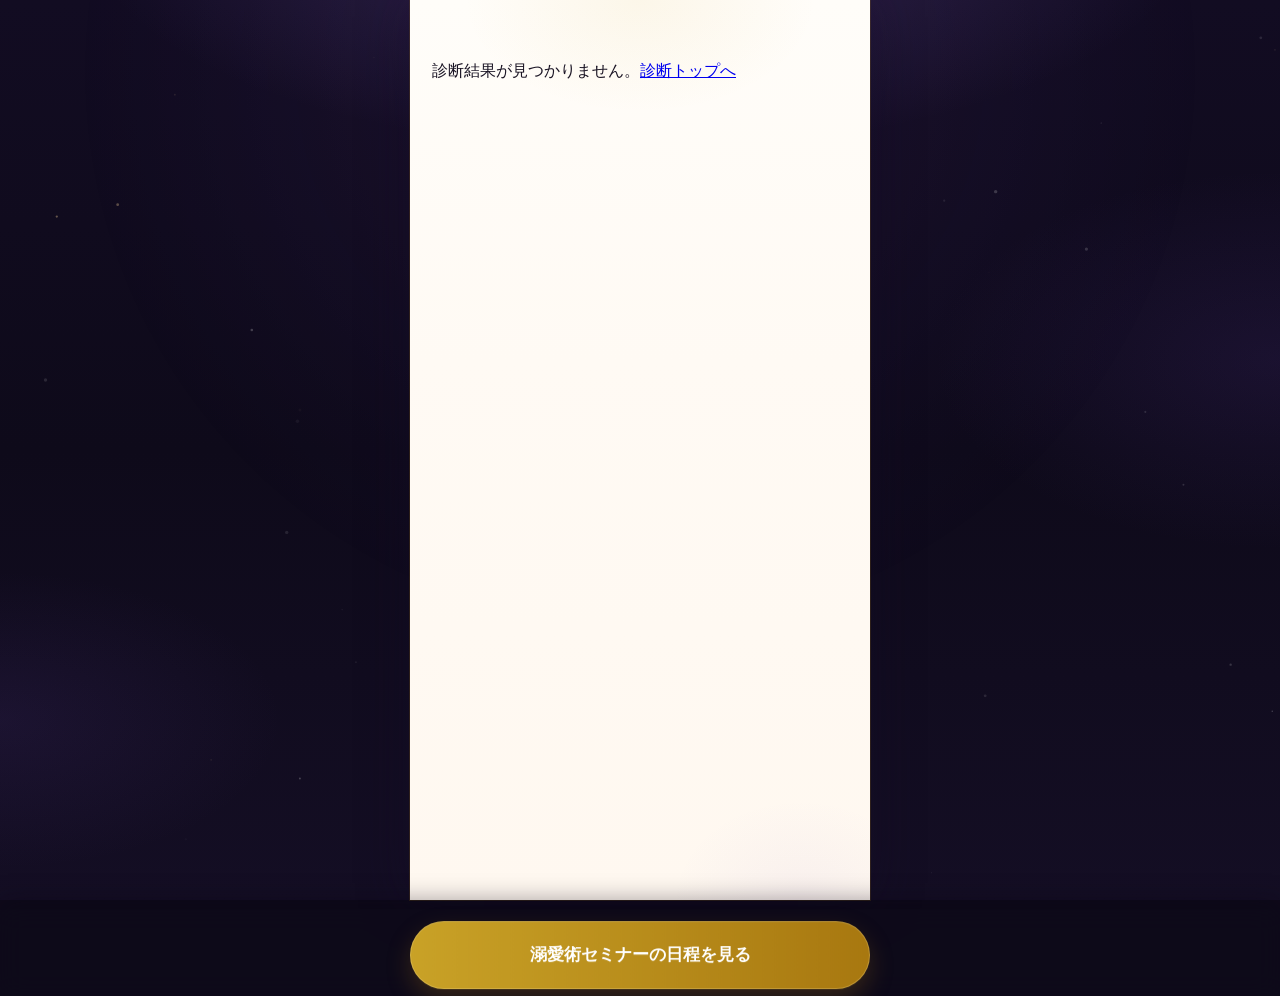
<file: type.html>
<!DOCTYPE html>
<html lang="ja">
<head>
<meta charset="UTF-8">
<meta name="viewport" content="width=device-width, initial-scale=1.0, viewport-fit=cover">
<title>縁の相性診断｜結果</title>
<meta property="og:title" content="私たちは結ばれる？ 縁の相性診断">
<link rel="stylesheet" href="result.css?v=20261106knowledge">
</head>
<body>
<canvas id="cosmicCanvas" aria-hidden="true"></canvas>
<div class="page" id="page">
  <div class="cover">
    <img id="typeImage" alt="" width="1000" height="600">
  </div>

  <section class="sec sec-result">
    <p class="result-badge"><span class="ico" aria-hidden="true">✦</span>あなたの診断結果</p>
    <h1 class="type-title" id="leadTitle"></h1>
    <p class="type-sub" id="leadSub"></p>
    <div class="keywords" id="typeKeywords"></div>
    <div class="rich intro-rich" id="introText"></div>
  </section>

  <section class="sec">
    <div class="sec-head">
      <span class="sec-ico">①</span>
      <div>
        <span class="sec-kicker">FEATURE</span>
        <h2>あなたの想いに映る魅力</h2>
      </div>
    </div>
    <div class="rich" id="featureText"></div>
    <figure class="sec-visual">
      <img src="images/visual_phone.jpg" alt="" width="1000" height="600" loading="lazy">
    </figure>
  </section>

  <section class="sec sec-warn">
    <div class="sec-head">
      <span class="sec-ico">✧</span>
      <div>
        <span class="sec-kicker">MESSAGE</span>
        <h2>あなたの心に、僕から伝えたいこと</h2>
      </div>
    </div>
    <div class="rich" id="warnText"></div>
    <figure class="sec-visual">
      <img src="images/visual_warn.jpg" alt="" width="1000" height="600" loading="lazy">
    </figure>
  </section>

  <section class="sec sec-hope">
    <div class="sec-head">
      <span class="sec-ico">✧</span>
      <div>
        <span class="sec-kicker">HOPE</span>
        <h2>あなたが望む、これからの恋</h2>
      </div>
    </div>
    <div class="rich" id="hopeText"></div>
    <figure class="sec-visual">
      <img src="images/visual_path.jpg" alt="" width="1000" height="600" loading="lazy">
    </figure>
  </section>

  <section class="sec sec-proof">
    <div class="sec-head">
      <span class="sec-ico">★</span>
      <div>
        <span class="sec-kicker">VOICE</span>
        <h2 id="voiceSectionTitle">結ばれた人の声</h2>
      </div>
    </div>
    <div id="voiceCards"></div>
    <p class="note-line" id="voiceNote"></p>
    <figure class="sec-visual">
      <img src="images/visual_thread.jpg" alt="" width="1000" height="600" loading="lazy">
    </figure>
  </section>

  <section class="sec sec-hope" id="seminarInvitation">
    <div class="sec-head">
      <span class="sec-ico">✧</span>
      <div>
        <span class="sec-kicker">FOR YOU</span>
        <h2>この結果を受け取った、あなたへ</h2>
      </div>
    </div>
    <div class="rich" id="seminarBridgeText"></div>
  </section>

  <section class="sec sec-seminar" id="seminarOffer">
    <div class="sec-head">
      <span class="sec-ico">▶</span>
      <div>
        <span class="sec-kicker">SEMINAR</span>
        <h2 id="seminarSectionTitle">運命の人から愛される 宇宙の溺愛術<br>11/15・11/16 各21:00〜</h2>
      </div>
    </div>
    <a class="section-banner js-seminar" href="https://liff.line.me/2009700161-Cfmz4ETk?booking_event_id=43775&ts=1793929064" target="_blank" rel="noopener">
      <img src="images/seminar_dekiai.jpg" alt="運命の人から愛される 宇宙の溺愛術" width="800" height="450" loading="lazy">
    </a>
    <div class="rich" id="seminarText"></div>
    <a class="primary-btn js-seminar" href="https://liff.line.me/2009700161-Cfmz4ETk?booking_event_id=43775&ts=1793929064" target="_blank" rel="noopener">溺愛術セミナーの日程を見る</a>
    <p class="btn-note">11/15・11/16 各21:00〜｜Zoom開催・約90分</p>
  </section>

  <section class="sec sec-teachers">
    <div class="sec-head">
      <span class="sec-ico">◎</span>
      <div>
        <span class="sec-kicker">TEACHER</span>
        <h2>講師紹介</h2>
      </div>
    </div>
    <article class="teacher">
      <div class="teacher-photo">
        <img src="images/teacher-osugi.png" alt="おすぎ" width="132" height="132">
      </div>
      <h3 class="teacher-name">おすぎ</h3>
      <p class="teacher-role">誰にも相談できない恋に寄り添う占い師</p>
      <div class="rich" id="teacherOsugi"></div>
    </article>
  </section>

  <section class="sec sec-safe">
    <div class="rich" id="reassureText"></div>
  </section>

  <section class="sec sec-final">
    <a class="section-banner js-seminar" href="https://liff.line.me/2009700161-Cfmz4ETk?booking_event_id=43775&ts=1793929064" target="_blank" rel="noopener">
      <img src="images/seminar_dekiai.jpg" alt="運命の人から愛される 宇宙の溺愛術" width="800" height="450" loading="lazy">
    </a>
    <p class="final-line" id="finalLine"></p>
    <a class="primary-btn primary-btn-lg js-seminar" href="https://liff.line.me/2009700161-Cfmz4ETk?booking_event_id=43775&ts=1793929064" target="_blank" rel="noopener">溺愛術セミナーの日程を見る</a>
    <p class="btn-note" id="finalNote"></p>
    <a class="ghost-btn" href="index.html">診断トップへ戻る</a>
  </section>
</div>

<div class="sticky-cta" id="stickyCta">
  <a class="primary-btn js-seminar" href="https://liff.line.me/2009700161-Cfmz4ETk?booking_event_id=43775&ts=1793929064" target="_blank" rel="noopener">溺愛術セミナーの日程を見る</a>
</div>

<script src="cosmic.js?v=20261106knowledge"></script>
<script src="types-data.js?v=20261106knowledge"></script>
<script src="hl-map.js?v=20261106knowledge"></script>
<script>
(function () {
  function escapeHtml(s) {
    return String(s)
      .replace(/&/g, "&amp;")
      .replace(/</g, "&lt;")
      .replace(/>/g, "&gt;");
  }
  function markBold(s) {
    return escapeHtml(String(s)).replace(/\*\*(.+?)\*\*/g, '<strong class="hl">$1</strong>');
  }
  function normHlKey(text) {
    return String(text || "")
      .replace(/\r/g, "")
      .replace(/[“”]/g, '"')
      .replace(/[‘’]/g, "'")
      .replace(/[ー−–—]/g, "ー")
      .trim();
  }
  function buildHlArt(text) {
    var key = normHlKey(text);
    var byType = window.HL_IMAGE_MAP_BY_TYPE || {};
    var typeId = (new URLSearchParams(location.search).get("id") || "").toUpperCase();
    var src = (byType[typeId] || {})[key] || (window.HL_IMAGE_MAP || {})[key];
    var fig = document.createElement("figure");
    fig.className = "hl-art";
    if (src) {
      var img = document.createElement("img");
      img.className = "hl-art-img";
      img.src = src + (src.indexOf("?") >= 0 ? "&" : "?") + "v=20261106knowledge";
      img.alt = key.replace(/\n/g, " ");
      img.loading = "lazy";
      img.decoding = "async";
      fig.appendChild(img);
      return fig;
    }
    // 画像が無い行だけ、金文字パネルで仮置き
    var inner = document.createElement("div");
    inner.className = "hl-art-inner";
    var body = document.createElement("div");
    body.className = "hl-art-text";
    key.split("\n").forEach(function (line) {
      if (!line.trim()) return;
      var span = document.createElement("span");
      span.textContent = line;
      body.appendChild(span);
    });
    inner.appendChild(body);
    fig.appendChild(inner);
    return fig;
  }
  function isHlOnlyPara(p) {
    if (!p || !p.classList || !p.classList.contains("para")) return false;
    var kids = Array.prototype.slice.call(p.childNodes).filter(function (n) {
      return !(n.nodeType === 3 && !String(n.textContent).trim());
    });
    return kids.length === 1 && kids[0].nodeType === 1 && kids[0].classList.contains("hl");
  }
  function enhanceHighlights(root) {
    if (!root) return;
    var paras = Array.prototype.slice.call(root.querySelectorAll(".para"));
    var i = 0;
    while (i < paras.length) {
      var p = paras[i];
      if (!isHlOnlyPara(p) || !p.parentNode) {
        i += 1;
        continue;
      }
      var texts = [(p.querySelector(".hl").textContent || "").trim()];
      var run = [p];
      var j = i + 1;
      while (j < paras.length) {
        var next = paras[j];
        var last = run[run.length - 1];
        var gap = false;
        var n = last.nextSibling;
        var reached = false;
        while (n) {
          if (n === next) {
            reached = true;
            break;
          }
          if (n.nodeType === 1) {
            if (n.classList && n.classList.contains("para-gap")) {
              gap = true;
              break;
            }
            if (n.classList && (n.classList.contains("para") || n.classList.contains("hl-art"))) {
              break;
            }
          } else if (n.nodeType === 3 && String(n.textContent).trim()) {
            gap = true;
            break;
          }
          n = n.nextSibling;
        }
        if (!reached || gap || !isHlOnlyPara(next)) break;
        texts.push((next.querySelector(".hl").textContent || "").trim());
        run.push(next);
        j += 1;
      }
      var combined = texts.filter(Boolean).join("\n");
      var art = buildHlArt(combined);
      run[0].parentNode.replaceChild(art, run[0]);
      for (var k = 1; k < run.length; k++) {
        if (run[k].parentNode) run[k].parentNode.removeChild(run[k]);
      }
      i = j;
    }
  }
  function setRich(el, text) {
    if (!el) return;
    if (!text) {
      el.innerHTML = "";
      return;
    }
    var raw = String(text).trim();
    var bolds = [];
    raw = raw.replace(/\*\*([\s\S]+?)\*\*/g, function (_, inner) {
      bolds.push(inner);
      return "%%B" + (bolds.length - 1) + "%%";
    });
    var lines = raw.split("\n");
    var out = [];
    var bullets = [];
    function restore(s) {
      var t = escapeHtml(s);
      t = t.replace(/%%B(\d+)%%/g, function (_, i) {
        return '<strong class="hl">' + escapeHtml(bolds[Number(i)]) + "</strong>";
      });
      return t;
    }
    function flush() {
      if (!bullets.length) return;
      out.push(
        '<ul class="bullet-list">' +
          bullets.map(function (l) {
            return "<li>" + restore(l.replace(/^・\s*/, "")) + "</li>";
          }).join("") +
        "</ul>"
      );
      bullets = [];
    }
    lines.forEach(function (line) {
      var t = line.trimEnd();
      if (!t.trim()) {
        flush();
        out.push('<div class="para-gap"></div>');
        return;
      }
      if (/^・/.test(t.trim())) {
        bullets.push(t.trim());
        return;
      }
      flush();
      if (/^※/.test(t.trim())) {
        out.push('<p class="note-line">' + restore(t.trim()) + "</p>");
      } else {
        out.push('<p class="para">' + restore(t.trim()) + "</p>");
      }
    });
    flush();
    el.innerHTML = out.join("");
    enhanceHighlights(el);
  }

  var key = (new URLSearchParams(location.search).get("id") || "").toUpperCase();
  var result = window.RESULTS[key];
  if (!result) {
    document.getElementById("page").innerHTML =
      '<div style="padding:40px 22px"><p>診断結果が見つかりません。<a href="index.html">診断トップへ</a></p></div>';
    return;
  }

  document.title = result.name + "｜縁の相性診断";
  document.getElementById("typeImage").src = result.image;
  document.getElementById("typeImage").alt = result.name;
  document.getElementById("leadTitle").textContent = result.leadTitle || result.name;
  document.getElementById("leadSub").innerHTML = escapeHtml(result.leadSub || "").replace(/\n/g, "<br>");

  var kw = document.getElementById("typeKeywords");
  (result.keywords || []).forEach(function (k) {
    var span = document.createElement("span");
    span.className = "keyword-chip";
    span.textContent = k;
    kw.appendChild(span);
  });

  setRich(document.getElementById("introText"), result.intro);
  setRich(document.getElementById("featureText"), result.feature);
  setRich(document.getElementById("warnText"), result.warn);
  setRich(document.getElementById("hopeText"), result.hope);
  setRich(document.getElementById("seminarBridgeText"), result.seminarBridge);
  setRich(document.getElementById("seminarText"), result.seminar);
  setRich(document.getElementById("teacherOsugi"), window.TEACHER_OSUGI || "");
  setRich(document.getElementById("reassureText"), window.REASSURE_COMMON || "");

  // 「セミナーの最初に…」が出た瞬間から追従CTAを出す
  var sticky = document.getElementById("stickyCta");
  var stickyUnlocked = false;
  var triggerPhrase = "セミナーの最初に、はっきりお伝えします";
  var warnRoot = document.getElementById("warnText");
  var triggerEl = document.getElementById("warnText");
  if (warnRoot) {
    Array.prototype.forEach.call(warnRoot.querySelectorAll(".para, .hl-art"), function (p) {
      var t = p.alt || p.getAttribute("alt") || p.textContent || "";
      if (p.tagName === "FIGURE") {
        var im = p.querySelector("img");
        t = (im && im.alt) || t;
      }
      if (String(t).indexOf(triggerPhrase) !== -1) {
        p.id = "stickyTrigger";
        triggerEl = p;
      }
    });
  }
  function updateSticky() {
    if (!sticky || !triggerEl) return;
    var rect = triggerEl.getBoundingClientRect();
    // 文言が画面下から入ってきた瞬間に解放
    if (rect.top < window.innerHeight * 0.9) stickyUnlocked = true;
    sticky.classList.toggle("is-on", stickyUnlocked);
  }
  window.addEventListener("scroll", updateSticky, { passive: true });
  window.addEventListener("resize", updateSticky);
  updateSticky();

  if (result.voiceTitle) {
    document.getElementById("voiceSectionTitle").textContent = result.voiceTitle;
  }
  var cards = document.getElementById("voiceCards");
  (result.voices || []).forEach(function (v) {
    var card = document.createElement("article");
    card.className = "voice-card";

    var photo = document.createElement("div");
    photo.className = "voice-photo";
    var img = document.createElement("img");
    var src = typeof v === "string" ? "" : (v.image || "");
    if (window.EMBED_IMAGES && src.indexOf("images/") === 0) {
      var key = src.replace("images/", "");
      if (window.EMBED_IMAGES[key]) src = window.EMBED_IMAGES[key];
    }
    img.src = src;
    img.alt = (v && v.meta) ? v.meta : "受講者のイメージ";
    img.width = 96;
    img.height = 96;
    img.loading = "lazy";
    photo.appendChild(img);

    var bodyWrap = document.createElement("div");
    bodyWrap.className = "voice-body";
    var text = typeof v === "string" ? v : (v.body || "");
    var meta = typeof v === "string" ? "" : (v.meta || "");
    // 万が一 \n が文字のまま入っていても改行に直す
    text = String(text).replace(/\\n/g, "\n");
    text.split("\n").forEach(function (line) {
      if (!line.trim()) {
        var gap = document.createElement("div");
        gap.className = "voice-gap";
        bodyWrap.appendChild(gap);
        return;
      }
      var p = document.createElement("p");
      p.className = "voice-line";
      p.textContent = line;
      bodyWrap.appendChild(p);
    });
    if (meta) {
      var m = document.createElement("p");
      m.className = "voice-meta";
      m.textContent = "（" + meta + "）";
      bodyWrap.appendChild(m);
    }

    card.appendChild(photo);
    card.appendChild(bodyWrap);
    cards.appendChild(card);
  });
  var vn = document.getElementById("voiceNote");
  if (result.voiceNote) vn.textContent = result.voiceNote;

  document.getElementById("seminarSectionTitle").innerHTML =
    window.SEMINAR_SECTION_TITLE || "";
  setRich(document.getElementById("finalLine"), result.finalLine || window.FINAL_LINE || "");
  document.getElementById("finalNote").textContent = window.FINAL_NOTE || "";

  var bannerSrc = window.SEMINAR_BANNER || "images/seminar_dekiai.jpg";
  document.querySelectorAll(".section-banner img").forEach(function (img) {
    img.src = bannerSrc;
  });

  var url = window.SEMINAR_URL || "https://liff.line.me/2009700161-Cfmz4ETk?booking_event_id=43775&ts=1793929064";
  document.querySelectorAll(".js-seminar").forEach(function (a) {
    a.href = url;
  });
  document.querySelector("#stickyCta .js-seminar").textContent = window.SEMINAR_CTA_BUTTON;
  var mid = document.querySelector(".sec-seminar .primary-btn.js-seminar");
  if (mid) mid.textContent = result.ctaMid || window.SEMINAR_CTA_BUTTON;
  var finalBtn = document.querySelector(".sec-final .primary-btn.js-seminar");
  if (finalBtn) finalBtn.textContent = window.FINAL_BTN;
})();
</script>
</body>
</html>
</file>
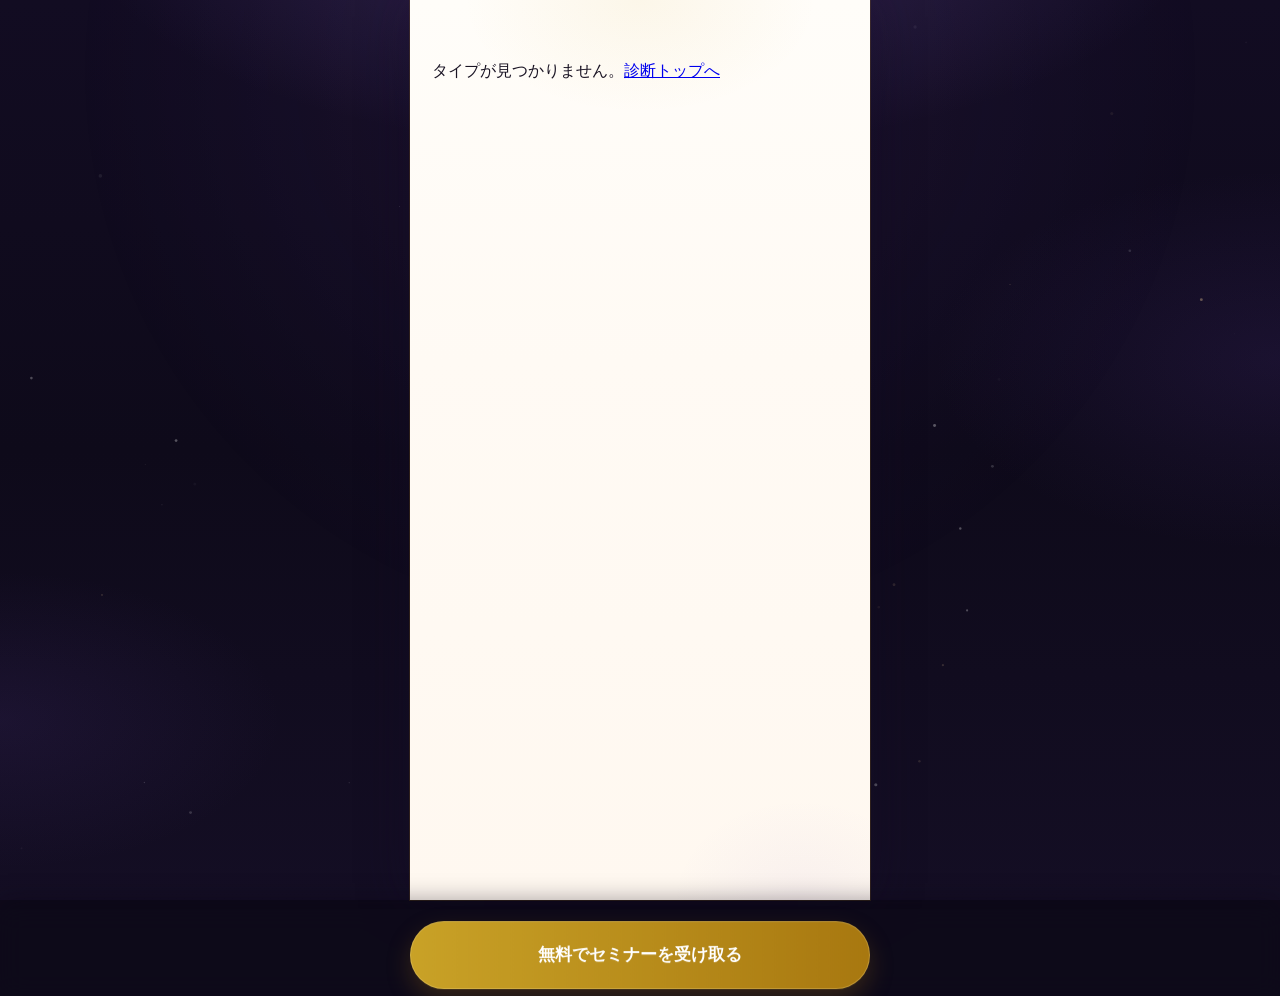
<file: osugi上げる_1回目_縁のページ/type.html>
<!DOCTYPE html>
<html lang="ja">
<head>
<meta charset="UTF-8">
<meta name="viewport" content="width=device-width, initial-scale=1.0, viewport-fit=cover">
<title>縁の相性診断｜結果</title>
<meta property="og:title" content="私たちは結ばれる？ 縁の相性診断">
<link rel="stylesheet" href="result.css?v=20261002final">
</head>
<body>
<canvas id="cosmicCanvas" aria-hidden="true"></canvas>
<div class="page" id="page">
  <div class="cover">
    <img id="typeImage" alt="" width="1000" height="600">
  </div>

  <section class="sec sec-result">
    <p class="result-badge"><span class="ico" aria-hidden="true">✦</span>あなたの診断結果</p>
    <h1 class="type-title" id="leadTitle"></h1>
    <p class="type-sub" id="leadSub"></p>
    <div class="keywords" id="typeKeywords"></div>
    <div class="rich intro-rich" id="introText"></div>
  </section>

  <section class="sec">
    <div class="sec-head">
      <span class="sec-ico">①</span>
      <div>
        <span class="sec-kicker">FEATURE</span>
        <h2>この相性の特徴</h2>
      </div>
    </div>
    <div class="rich" id="featureText"></div>
    <figure class="sec-visual">
      <img src="images/visual_phone.jpg" alt="" width="1000" height="600" loading="lazy">
    </figure>
  </section>

  <section class="sec sec-warn">
    <div class="sec-head">
      <span class="sec-ico ico-warn">!</span>
      <div>
        <span class="sec-kicker">CAUTION</span>
        <h2>要注意｜縁が切れてしまう"勘違い"</h2>
      </div>
    </div>
    <div class="rich" id="warnText"></div>
    <figure class="sec-visual">
      <img src="images/visual_warn.jpg" alt="" width="1000" height="600" loading="lazy">
    </figure>
  </section>

  <section class="sec sec-hope">
    <div class="sec-head">
      <span class="sec-ico">✧</span>
      <div>
        <span class="sec-kicker">HOPE</span>
        <h2>この恋を叶えるために</h2>
      </div>
    </div>
    <div class="rich" id="hopeText"></div>
    <figure class="sec-visual">
      <img src="images/visual_path.jpg" alt="" width="1000" height="600" loading="lazy">
    </figure>
  </section>

  <section class="sec sec-proof">
    <div class="sec-head">
      <span class="sec-ico">★</span>
      <div>
        <span class="sec-kicker">VOICE</span>
        <h2 id="voiceSectionTitle">結ばれた人の声</h2>
      </div>
    </div>
    <div id="voiceCards"></div>
    <p class="note-line" id="voiceNote"></p>
    <figure class="sec-visual">
      <img src="images/visual_thread.jpg" alt="" width="1000" height="600" loading="lazy">
    </figure>
  </section>

  <section class="sec sec-seminar" id="seminarOffer">
    <div class="sec-head">
      <span class="sec-ico">▶</span>
      <div>
        <span class="sec-kicker">SEMINAR</span>
        <h2 id="seminarSectionTitle">宇宙の法則完全解説セミナー<br>無料で受け取れます</h2>
      </div>
    </div>
    <a class="section-banner js-seminar" href="https://liff.line.me/2009700161-Cfmz4ETk?booking_event_id=37674&ts=1790607308" target="_blank" rel="noopener">
      <img src="images/seminar_banner.jpg" alt="宇宙の法則完全解説セミナー" width="723" height="1024" loading="lazy">
    </a>
    <div class="rich" id="seminarText"></div>
    <a class="primary-btn js-seminar" href="https://liff.line.me/2009700161-Cfmz4ETk?booking_event_id=37674&ts=1790607308" target="_blank" rel="noopener">無料でセミナーを受け取る</a>
    <p class="btn-note">無料・スマホですぐ視聴・しつこい通知なし</p>
  </section>

  <section class="sec sec-teachers">
    <div class="sec-head">
      <span class="sec-ico">◎</span>
      <div>
        <span class="sec-kicker">TEACHER</span>
        <h2>講師紹介</h2>
      </div>
    </div>
    <article class="teacher">
      <div class="teacher-photo">
        <img src="images/teacher-osugi.png" alt="おすぎ" width="132" height="132">
      </div>
      <h3 class="teacher-name">おすぎ</h3>
      <p class="teacher-role">占い師／宇宙の法則 解説</p>
      <div class="rich" id="teacherOsugi"></div>
    </article>
  </section>

  <section class="sec sec-safe">
    <div class="rich" id="reassureText"></div>
  </section>

  <section class="sec sec-final">
    <a class="section-banner js-seminar" href="https://liff.line.me/2009700161-Cfmz4ETk?booking_event_id=37674&ts=1790607308" target="_blank" rel="noopener">
      <img src="images/seminar_banner.jpg" alt="宇宙の法則完全解説セミナー" width="723" height="1024" loading="lazy">
    </a>
    <p class="final-line" id="finalLine"></p>
    <a class="primary-btn primary-btn-lg js-seminar" href="https://liff.line.me/2009700161-Cfmz4ETk?booking_event_id=37674&ts=1790607308" target="_blank" rel="noopener">無料でセミナーを受け取る</a>
    <p class="btn-note" id="finalNote"></p>
    <a class="ghost-btn" href="index.html">診断トップへ戻る</a>
  </section>
</div>

<div class="sticky-cta" id="stickyCta">
  <a class="primary-btn js-seminar" href="https://liff.line.me/2009700161-Cfmz4ETk?booking_event_id=37674&ts=1790607308" target="_blank" rel="noopener">無料でセミナーを受け取る</a>
</div>

<script src="cosmic.js?v=20261002final"></script>
<script src="types-data.js?v=20261002final"></script>
<script src="hl-map.js?v=20261002final"></script>
<script>
(function () {
  function escapeHtml(s) {
    return String(s)
      .replace(/&/g, "&amp;")
      .replace(/</g, "&lt;")
      .replace(/>/g, "&gt;");
  }
  function markBold(s) {
    return escapeHtml(String(s)).replace(/\*\*(.+?)\*\*/g, '<strong class="hl">$1</strong>');
  }
  function normHlKey(text) {
    return String(text || "")
      .replace(/\r/g, "")
      .replace(/[“”]/g, '"')
      .replace(/[‘’]/g, "'")
      .replace(/[ー−–—]/g, "ー")
      .trim();
  }
  function buildHlArt(text) {
    var key = normHlKey(text);
    var byType = window.HL_IMAGE_MAP_BY_TYPE || {};
    var typeId = (new URLSearchParams(location.search).get("id") || "").toUpperCase();
    var src = (byType[typeId] || {})[key] || (window.HL_IMAGE_MAP || {})[key];
    var fig = document.createElement("figure");
    fig.className = "hl-art";
    if (src) {
      var img = document.createElement("img");
      img.className = "hl-art-img";
      img.src = src + (src.indexOf("?") >= 0 ? "&" : "?") + "v=20261002final";
      img.alt = key.replace(/\n/g, " ");
      img.loading = "lazy";
      img.decoding = "async";
      fig.appendChild(img);
      return fig;
    }
    // 画像が無い行だけ、金文字パネルで仮置き
    var inner = document.createElement("div");
    inner.className = "hl-art-inner";
    var body = document.createElement("div");
    body.className = "hl-art-text";
    key.split("\n").forEach(function (line) {
      if (!line.trim()) return;
      var span = document.createElement("span");
      span.textContent = line;
      body.appendChild(span);
    });
    inner.appendChild(body);
    fig.appendChild(inner);
    return fig;
  }
  function isHlOnlyPara(p) {
    if (!p || !p.classList || !p.classList.contains("para")) return false;
    var kids = Array.prototype.slice.call(p.childNodes).filter(function (n) {
      return !(n.nodeType === 3 && !String(n.textContent).trim());
    });
    return kids.length === 1 && kids[0].nodeType === 1 && kids[0].classList.contains("hl");
  }
  function enhanceHighlights(root) {
    if (!root) return;
    var paras = Array.prototype.slice.call(root.querySelectorAll(".para"));
    var i = 0;
    while (i < paras.length) {
      var p = paras[i];
      if (!isHlOnlyPara(p) || !p.parentNode) {
        i += 1;
        continue;
      }
      var texts = [(p.querySelector(".hl").textContent || "").trim()];
      var run = [p];
      var j = i + 1;
      while (j < paras.length) {
        var next = paras[j];
        var last = run[run.length - 1];
        var gap = false;
        var n = last.nextSibling;
        var reached = false;
        while (n) {
          if (n === next) {
            reached = true;
            break;
          }
          if (n.nodeType === 1) {
            if (n.classList && n.classList.contains("para-gap")) {
              gap = true;
              break;
            }
            if (n.classList && (n.classList.contains("para") || n.classList.contains("hl-art"))) {
              break;
            }
          } else if (n.nodeType === 3 && String(n.textContent).trim()) {
            gap = true;
            break;
          }
          n = n.nextSibling;
        }
        if (!reached || gap || !isHlOnlyPara(next)) break;
        texts.push((next.querySelector(".hl").textContent || "").trim());
        run.push(next);
        j += 1;
      }
      var combined = texts.filter(Boolean).join("\n");
      var art = buildHlArt(combined);
      run[0].parentNode.replaceChild(art, run[0]);
      for (var k = 1; k < run.length; k++) {
        if (run[k].parentNode) run[k].parentNode.removeChild(run[k]);
      }
      i = j;
    }
  }
  function setRich(el, text) {
    if (!el) return;
    if (!text) {
      el.innerHTML = "";
      return;
    }
    var raw = String(text).trim();
    var bolds = [];
    raw = raw.replace(/\*\*([\s\S]+?)\*\*/g, function (_, inner) {
      bolds.push(inner);
      return "%%B" + (bolds.length - 1) + "%%";
    });
    var lines = raw.split("\n");
    var out = [];
    var bullets = [];
    function restore(s) {
      var t = escapeHtml(s);
      t = t.replace(/%%B(\d+)%%/g, function (_, i) {
        return '<strong class="hl">' + escapeHtml(bolds[Number(i)]) + "</strong>";
      });
      return t;
    }
    function flush() {
      if (!bullets.length) return;
      out.push(
        '<ul class="bullet-list">' +
          bullets.map(function (l) {
            return "<li>" + restore(l.replace(/^・\s*/, "")) + "</li>";
          }).join("") +
        "</ul>"
      );
      bullets = [];
    }
    lines.forEach(function (line) {
      var t = line.trimEnd();
      if (!t.trim()) {
        flush();
        out.push('<div class="para-gap"></div>');
        return;
      }
      if (/^・/.test(t.trim())) {
        bullets.push(t.trim());
        return;
      }
      flush();
      if (/^※/.test(t.trim())) {
        out.push('<p class="note-line">' + restore(t.trim()) + "</p>");
      } else {
        out.push('<p class="para">' + restore(t.trim()) + "</p>");
      }
    });
    flush();
    el.innerHTML = out.join("");
    enhanceHighlights(el);
  }

  var key = (new URLSearchParams(location.search).get("id") || "").toUpperCase();
  var result = window.RESULTS[key];
  if (!result) {
    document.getElementById("page").innerHTML =
      '<div style="padding:40px 22px"><p>タイプが見つかりません。<a href="index.html">診断トップへ</a></p></div>';
    return;
  }

  document.title = result.name + "｜縁の相性診断";
  document.getElementById("typeImage").src = result.image;
  document.getElementById("typeImage").alt = result.name;
  document.getElementById("leadTitle").textContent = result.leadTitle || result.name;
  document.getElementById("leadSub").innerHTML = escapeHtml(result.leadSub || "").replace(/\n/g, "<br>");

  var kw = document.getElementById("typeKeywords");
  (result.keywords || []).forEach(function (k) {
    var span = document.createElement("span");
    span.className = "keyword-chip";
    span.textContent = k;
    kw.appendChild(span);
  });

  setRich(document.getElementById("introText"), result.intro);
  setRich(document.getElementById("featureText"), result.feature);
  setRich(document.getElementById("warnText"), result.warn);
  setRich(document.getElementById("hopeText"), result.hope);
  setRich(document.getElementById("seminarText"), result.seminar);
  setRich(document.getElementById("teacherOsugi"), window.TEACHER_OSUGI || "");
  setRich(document.getElementById("reassureText"), window.REASSURE_COMMON || "");

  // 「セミナーの最初に…」が出た瞬間から追従CTAを出す
  var sticky = document.getElementById("stickyCta");
  var stickyUnlocked = false;
  var triggerPhrase = "セミナーの最初に、はっきりお伝えします";
  var warnRoot = document.getElementById("warnText");
  var triggerEl = null;
  if (warnRoot) {
    Array.prototype.forEach.call(warnRoot.querySelectorAll(".para, .hl-art"), function (p) {
      var t = p.alt || p.getAttribute("alt") || p.textContent || "";
      if (p.tagName === "FIGURE") {
        var im = p.querySelector("img");
        t = (im && im.alt) || t;
      }
      if (String(t).indexOf(triggerPhrase) !== -1) {
        p.id = "stickyTrigger";
        triggerEl = p;
      }
    });
  }
  function updateSticky() {
    if (!sticky || !triggerEl) return;
    var rect = triggerEl.getBoundingClientRect();
    // 文言が画面下から入ってきた瞬間に解放
    if (rect.top < window.innerHeight * 0.9) stickyUnlocked = true;
    sticky.classList.toggle("is-on", stickyUnlocked);
  }
  window.addEventListener("scroll", updateSticky, { passive: true });
  window.addEventListener("resize", updateSticky);
  updateSticky();

  if (result.voiceTitle) {
    document.getElementById("voiceSectionTitle").textContent = result.voiceTitle;
  }
  var cards = document.getElementById("voiceCards");
  (result.voices || []).forEach(function (v) {
    var card = document.createElement("article");
    card.className = "voice-card";

    var photo = document.createElement("div");
    photo.className = "voice-photo";
    var img = document.createElement("img");
    var src = typeof v === "string" ? "" : (v.image || "");
    if (window.EMBED_IMAGES && src.indexOf("images/") === 0) {
      var key = src.replace("images/", "");
      if (window.EMBED_IMAGES[key]) src = window.EMBED_IMAGES[key];
    }
    img.src = src;
    img.alt = (v && v.meta) ? v.meta : "受講者のイメージ";
    img.width = 96;
    img.height = 96;
    img.loading = "lazy";
    photo.appendChild(img);

    var bodyWrap = document.createElement("div");
    bodyWrap.className = "voice-body";
    var text = typeof v === "string" ? v : (v.body || "");
    var meta = typeof v === "string" ? "" : (v.meta || "");
    // 万が一 \n が文字のまま入っていても改行に直す
    text = String(text).replace(/\\n/g, "\n");
    text.split("\n").forEach(function (line) {
      if (!line.trim()) {
        var gap = document.createElement("div");
        gap.className = "voice-gap";
        bodyWrap.appendChild(gap);
        return;
      }
      var p = document.createElement("p");
      p.className = "voice-line";
      p.textContent = line;
      bodyWrap.appendChild(p);
    });
    if (meta) {
      var m = document.createElement("p");
      m.className = "voice-meta";
      m.textContent = "（" + meta + "）";
      bodyWrap.appendChild(m);
    }

    card.appendChild(photo);
    card.appendChild(bodyWrap);
    cards.appendChild(card);
  });
  var vn = document.getElementById("voiceNote");
  if (result.voiceNote) vn.textContent = result.voiceNote;

  document.getElementById("seminarSectionTitle").innerHTML =
    window.SEMINAR_SECTION_TITLE || "";
  setRich(document.getElementById("finalLine"), window.FINAL_LINE || "");
  document.getElementById("finalNote").textContent = window.FINAL_NOTE || "";

  var bannerSrc = window.SEMINAR_BANNER || "images/seminar_banner.jpg";
  document.querySelectorAll(".section-banner img").forEach(function (img) {
    img.src = bannerSrc;
  });

  var url = window.SEMINAR_URL || "https://liff.line.me/2009700161-Cfmz4ETk?booking_event_id=37674&ts=1790607308";
  document.querySelectorAll(".js-seminar").forEach(function (a) {
    a.href = url;
  });
  var mid = document.querySelector(".sec-seminar .primary-btn.js-seminar");
  if (mid) mid.textContent = result.ctaMid || window.SEMINAR_CTA_BUTTON;
  var finalBtn = document.querySelector(".sec-final .primary-btn.js-seminar");
  if (finalBtn) finalBtn.textContent = window.FINAL_BTN;
})();
</script>
</body>
</html>
</file>
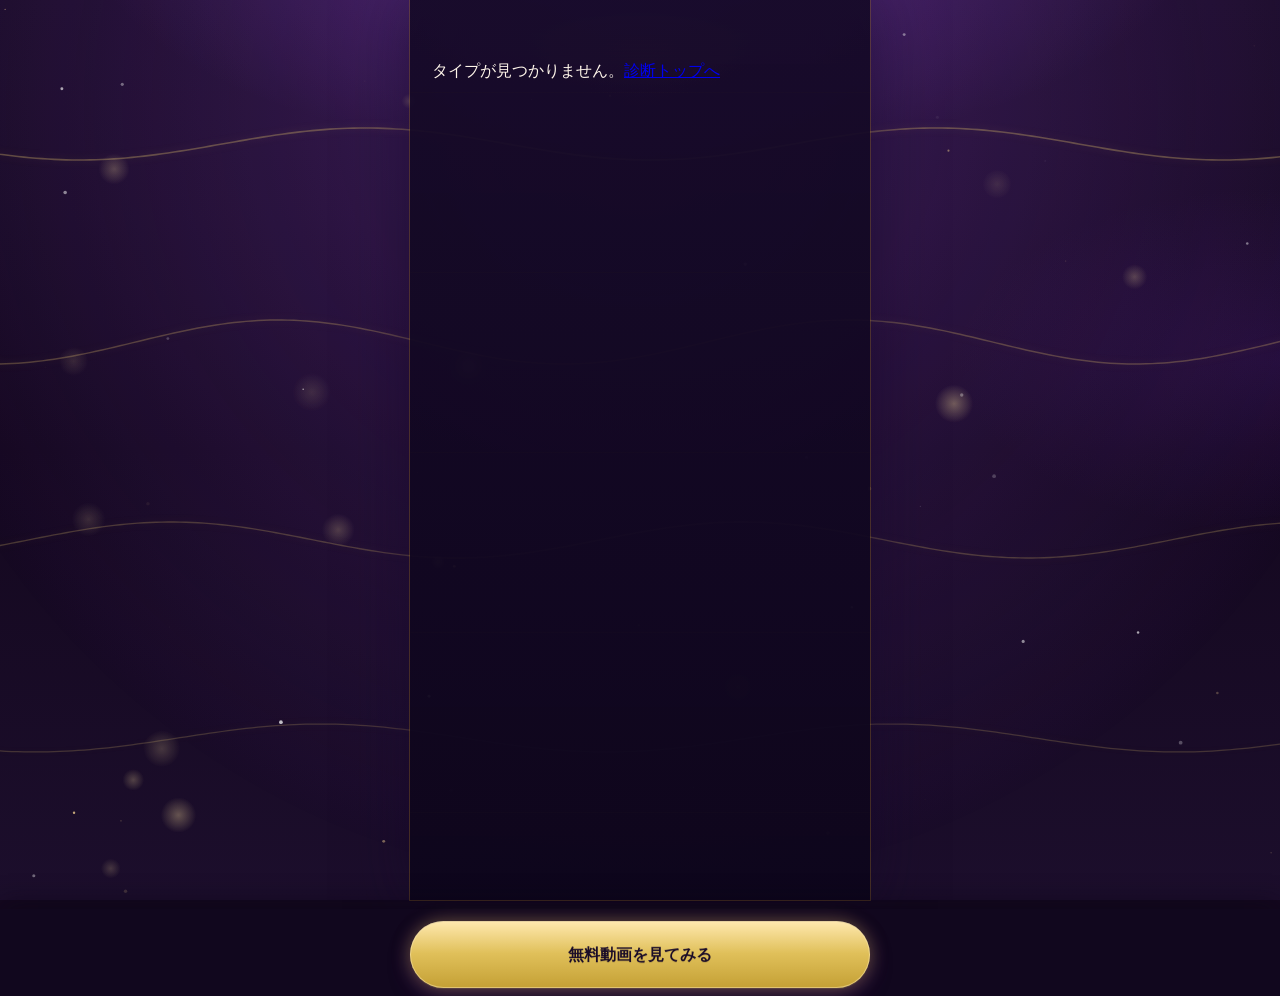
<file: unmei/type.html>
<!DOCTYPE html>
<html lang="ja">
<head>
<meta charset="UTF-8">
<meta name="viewport" content="width=device-width, initial-scale=1.0, viewport-fit=cover">
<title>運命の人診断｜結果</title>
<meta property="og:title" content="運命の人診断｜結果">
<link rel="stylesheet" href="result.css?v=20261013b">
</head>
<body class="result-world">
<canvas id="cosmicCanvas" aria-hidden="true"></canvas>
<div class="page" id="page">
  <div class="cover">
    <img id="typeImage" alt="" width="1280" height="720">
  </div>

  <section class="sec sec-result">
    <p class="trial-stamp" id="trialStamp"><b>結</b>あなたの診断結果</p>
    <h1 class="type-title" id="leadTitle"></h1>
    <span class="thread-rule" aria-hidden="true"></span>
    <p class="type-sub" id="leadSub"></p>
    <div class="keywords" id="typeKeywords"></div>
    <div class="rich intro-rich" id="introText"></div>
  </section>

  <section class="sec">
    <div class="sec-head">
      <span class="sec-ico">1</span>
      <div>
        <h2>今のあなたへ</h2>
      </div>
    </div>
    <div class="rich" id="empathyText"></div>
  </section>

  <section class="sec">
    <div class="sec-head">
      <span class="sec-ico">2</span>
      <div>
        <h2>このタイプの人</h2>
      </div>
    </div>
    <div class="rich" id="typeText"></div>
  </section>

  <section class="sec sec-break">
    <div class="sec-head">
      <span class="sec-ico ico-warn">!</span>
      <div>
        <h2>知っておいてほしいこと</h2>
      </div>
    </div>
    <div class="quote-gold" id="breakQuote" hidden></div>
    <div class="rich" id="breakText"></div>
  </section>

  <section class="sec sec-missing">
    <div class="sec-head">
      <span class="sec-ico">✦</span>
      <div>
        <h2>抜けていたもの</h2>
      </div>
    </div>
    <div class="rich" id="missingText"></div>
  </section>

  <section class="sec sec-today">
    <div class="sec-head">
      <span class="sec-ico">▶</span>
      <div>
        <h2>今日から、ひとつだけ</h2>
      </div>
    </div>
    <div class="rich" id="todayText"></div>
    <a class="jump-offer" href="#videoOffer">順番の全体は、下の無料動画で受け取れます</a>
  </section>

  <section class="sec sec-story">
    <div class="sec-head">
      <span class="sec-ico">★</span>
      <div>
        <h2>同じタイプの人に起きた変化</h2>
      </div>
    </div>
    <article class="story-card">
      <div class="rich" id="storyText"></div>
      <p class="story-meta" id="storyMeta"></p>
    </article>
  </section>

  <section class="sec sec-offer" id="videoOffer">
    <p class="offer-name">宇宙の法則完全解説セミナー</p>
    <h2 class="offer-title">運命の人と結ばれ、<br>溺愛されるための無料動画</h2>
    <p class="limit-chip">ご案内から3日間限定</p>
    <a class="section-banner js-seminar" href="#" target="_blank" rel="noopener">
      <img src="images/video_banner.jpg?v=20261013b" alt="宇宙の法則完全解説セミナー" width="1280" height="720" loading="lazy">
    </a>
    <ul class="get-list" id="getList"></ul>
    <div class="rich" id="videoText"></div>
    <a class="primary-btn js-seminar" href="#" target="_blank" rel="noopener" id="ctaMid">無料動画を見てみる</a>
    <p class="btn-note">無料・約60分／スマホで今すぐ・LINE追加で視聴／ご案内から3日間限定</p>
  </section>

  <section class="sec">
    <article class="teacher">
      <div class="teacher-photo">
        <img src="images/teacher-osugi.png" alt="おすぎ" width="132" height="132">
      </div>
      <h3 class="teacher-name">おすぎ</h3>
      <p class="teacher-role">占い師／宇宙の法則 解説</p>
      <div class="rich" id="teacherOsugi"></div>
    </article>
  </section>

  <section class="sec sec-final">
    <a class="section-banner js-seminar" href="#" target="_blank" rel="noopener">
      <img src="images/video_banner.jpg?v=20261013b" alt="宇宙の法則完全解説セミナー" width="1280" height="720" loading="lazy">
    </a>
    <div class="rich final-line" id="finalLine"></div>
    <a class="primary-btn primary-btn-lg js-seminar" href="#" target="_blank" rel="noopener" id="ctaFinal">無料動画を見てみる</a>
    <p class="btn-note" id="finalNote">無料・約60分／スマホで今すぐ・LINE追加で視聴／ご案内から3日間限定</p>
    <p class="note-line" id="footerNote"></p>
    <a class="ghost-btn" href="index.html">診断トップへ戻る</a>
  </section>
</div>

<div class="sticky-cta" id="stickyCta">
  <a class="primary-btn js-seminar" href="#" target="_blank" rel="noopener" id="ctaSticky">無料動画を見てみる</a>
</div>

<script src="cosmic.js?v=20261013b"></script>
<script src="types-data.js?v=20261013b"></script>
<script src="hl-map.js?v=20261013b"></script>
<script>
(function () {
  function escapeHtml(s) {
    return String(s)
      .replace(/&/g, "&amp;")
      .replace(/</g, "&lt;")
      .replace(/>/g, "&gt;");
  }
  function normHlKey(text) {
    return String(text || "")
      .replace(/\r/g, "")
      .replace(/[“”]/g, '"')
      .replace(/[‘’]/g, "'")
      .replace(/[ー−–—]/g, "ー")
      .trim();
  }
  function lookupHlSrc(typeId, key) {
    var maps = [(window.HL_IMAGE_MAP_BY_TYPE || {})[typeId] || {}, window.HL_IMAGE_MAP || {}];
    var compact = key.replace(/\s+/g, "");
    var i, map, k;
    for (i = 0; i < maps.length; i++) {
      map = maps[i];
      if (map[key]) return map[key];
      for (k in map) {
        if (Object.prototype.hasOwnProperty.call(map, k) && k.replace(/\s+/g, "") === compact) return map[k];
      }
    }
    return "";
  }
  function setRich(el, text) {
    if (!el) return;
    if (!text) { el.innerHTML = ""; return; }
    var raw = String(text).trim().replace(/\n{3,}/g, "\n\n");
    var bolds = [];
    raw = raw.replace(/\*\*([\s\S]+?)\*\*/g, function (_, inner) {
      bolds.push(String(inner).trim());
      return "%%B" + (bolds.length - 1) + "%%";
    });
    var blocks = raw.split(/\n\s*\n/);
    var out = [];
    function restoreInline(s) {
      var t = escapeHtml(s);
      t = t.replace(/%%B(\d+)%%/g, function (_, i) {
        return '<strong class="hl-box-inline">' + escapeHtml(bolds[Number(i)]).replace(/\n/g, "<br>") + "</strong>";
      });
      return t.replace(/\n/g, "<br>");
    }
    blocks.forEach(function (block) {
      var t = block.replace(/^\n+|\n+$/g, "");
      if (!t.trim()) return;
      var only = t.trim().match(/^%%B(\d+)%%$/);
      if (only) {
        var hlKey = normHlKey(bolds[Number(only[1])]);
        var typeId = (new URLSearchParams(location.search).get("id") || "").toUpperCase();
        var src = lookupHlSrc(typeId, hlKey);
        if (src) {
          out.push(
            '<figure class="hl-art"><img class="hl-art-img" src="' +
              src + "?v=20261013b" +
              '" alt="" width="1280" height="720" loading="lazy"></figure>'
          );
        } else {
          out.push('<p class="hl-box">' + escapeHtml(bolds[Number(only[1])]).replace(/\n/g, "<br>") + "</p>");
        }
        return;
      }
      var lines = t.split("\n");
      var bulletish = lines.every(function (l) {
        return !l.trim() || /^・/.test(l.trim());
      });
      if (bulletish) {
        out.push(
          '<ul class="bullet-list">' +
            lines.filter(function (l) { return l.trim(); }).map(function (l) {
              return "<li>" + restoreInline(l.trim().replace(/^・\s*/, "")) + "</li>";
            }).join("") +
          "</ul>"
        );
        return;
      }
      if (/^※/.test(t.trim())) {
        out.push('<p class="note-line">' + restoreInline(t.trim()) + "</p>");
        return;
      }
      out.push('<p class="para">' + restoreInline(t) + "</p>");
    });
    el.innerHTML = out.join("");
  }

  var key = (new URLSearchParams(location.search).get("id") || "").toUpperCase();
  var result = (window.RESULTS || {})[key];
  if (!result) {
    document.getElementById("page").innerHTML =
      '<div style="padding:40px 22px"><p>タイプが見つかりません。<a href="index.html">診断トップへ</a></p></div>';
    return;
  }

  document.body.setAttribute("data-type", key);
  document.title = result.name + "｜運命の人診断";
  document.getElementById("typeImage").src = result.image + "?v=20261013b";
  document.getElementById("typeImage").alt = result.name;
  var stamp = document.getElementById("trialStamp");
  if (stamp) stamp.innerHTML = "<b>結</b>あなたの診断結果";
  document.getElementById("leadTitle").textContent = result.leadTitle || result.name;
  document.getElementById("leadSub").innerHTML = escapeHtml(result.leadSub || "").replace(/\n/g, "<br>");
  var q = document.getElementById("breakQuote");
  if (q && result.quote) {
    q.hidden = false;
    q.innerHTML = "<p>" + escapeHtml(result.quote).replace(/\n/g, "<br>") + "</p>";
  }
  var gets = document.getElementById("getList");
  if (gets && result.gets && result.gets.length) {
    gets.innerHTML = result.gets.map(function (t, i) {
      return "<li><span class=\"get-num\">" + (i + 1) + "</span><span>" + escapeHtml(t).replace(/\n/g, "<br>") + "</span></li>";
    }).join("");
  }

  var kw = document.getElementById("typeKeywords");
  (result.keywords || []).forEach(function (k) {
    var span = document.createElement("span");
    span.className = "keyword-chip";
    span.textContent = k;
    kw.appendChild(span);
  });

  setRich(document.getElementById("introText"), result.intro);
  setRich(document.getElementById("empathyText"), result.empathy);
  setRich(document.getElementById("typeText"), result.typeBody);
  setRich(document.getElementById("breakText"), result.break);
  setRich(document.getElementById("missingText"), result.missing);
  setRich(document.getElementById("todayText"), result.today);
  setRich(document.getElementById("storyText"), result.story);
  document.getElementById("storyMeta").textContent = result.storyMeta || "";
  setRich(document.getElementById("videoText"), result.video);
  setRich(document.getElementById("teacherOsugi"), window.TEACHER_OSUGI || "");
  setRich(document.getElementById("finalLine"), window.FINAL_LINE || "");
  document.getElementById("footerNote").textContent = window.FOOTER_NOTE || "";

  var url = window.SEMINAR_URL || "#";
  document.querySelectorAll(".js-seminar").forEach(function (a) { a.href = url; });
  document.getElementById("ctaMid").textContent = result.cta || window.SEMINAR_CTA_BUTTON;
  document.getElementById("ctaFinal").textContent = result.cta || window.FINAL_BTN;
  document.getElementById("ctaSticky").textContent = result.cta || window.SEMINAR_CTA_BUTTON;

  var sticky = document.getElementById("stickyCta");
  var trigger = document.getElementById("videoOffer");
  function updateSticky() {
    if (!sticky || !trigger) return;
    var rect = trigger.getBoundingClientRect();
    sticky.classList.toggle("is-on", rect.top < window.innerHeight * 0.85);
  }
  window.addEventListener("scroll", updateSticky, { passive: true });
  window.addEventListener("resize", updateSticky);
  updateSticky();
})();
</script>
</body>
</html>
</file>
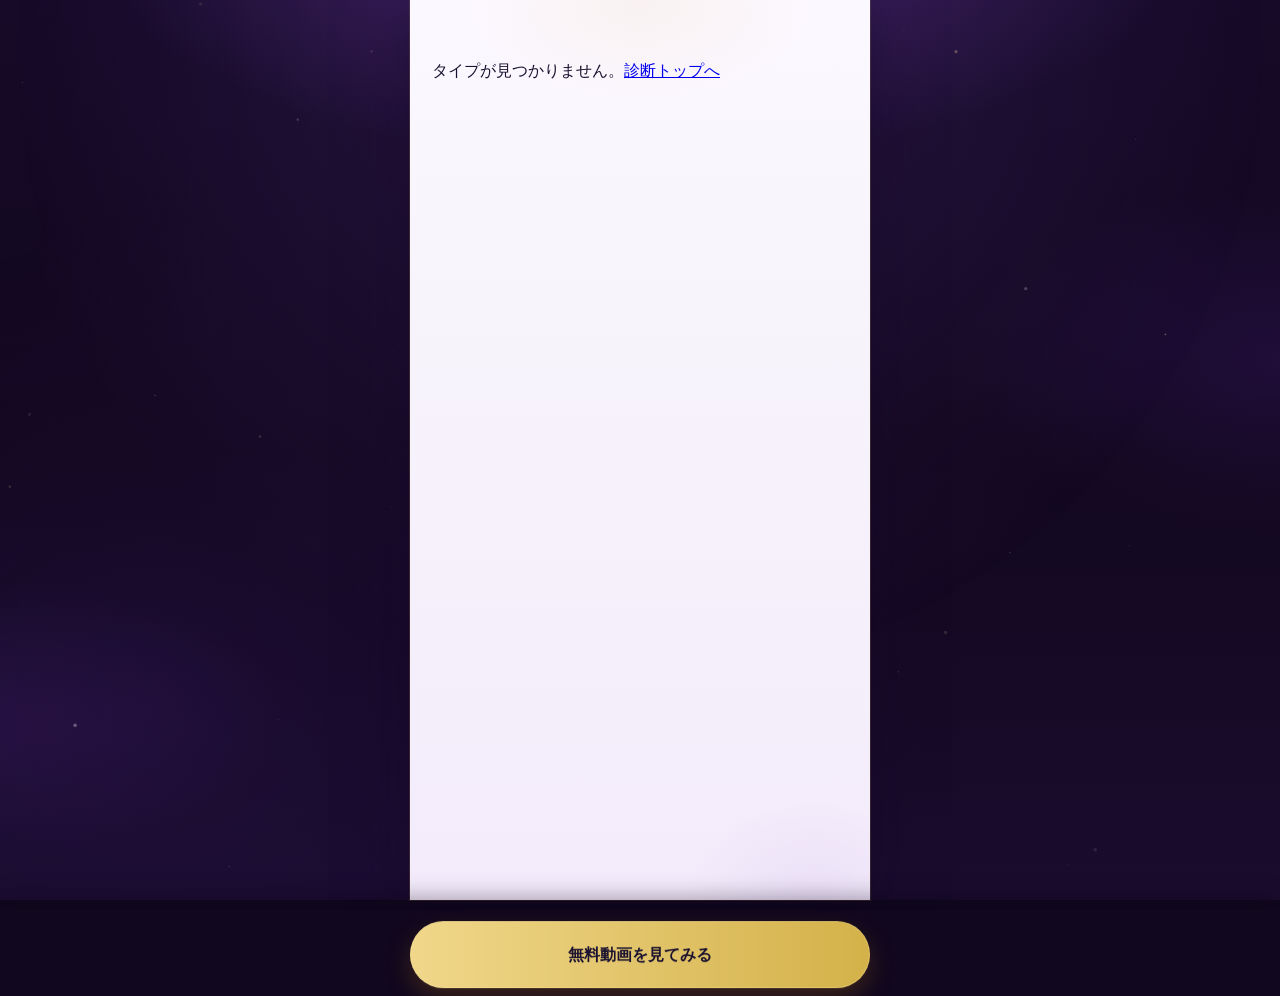
<file: osugi上げる_3回目_運命の人診断/unmei/type.html>
<!DOCTYPE html>
<html lang="ja">
<head>
<meta charset="UTF-8">
<meta name="viewport" content="width=device-width, initial-scale=1.0, viewport-fit=cover">
<title>運命の人診断｜結果</title>
<meta property="og:title" content="運命の人診断｜結果">
<link rel="stylesheet" href="result.css?v=20261012">
</head>
<body>
<canvas id="cosmicCanvas" aria-hidden="true"></canvas>
<div class="page" id="page">
  <div class="cover">
    <img id="typeImage" alt="" width="1280" height="720">
  </div>

  <section class="sec sec-result">
    <p class="result-badge"><span aria-hidden="true">✦</span>あなたの診断結果</p>
    <h1 class="type-title" id="leadTitle"></h1>
    <p class="type-sub" id="leadSub"></p>
    <div class="keywords" id="typeKeywords"></div>
    <div class="rich intro-rich" id="introText"></div>
  </section>

  <section class="sec">
    <div class="sec-head">
      <span class="sec-ico">1</span>
      <div>
        <span class="sec-kicker">NOW</span>
        <h2>今のあなたへ</h2>
      </div>
    </div>
    <div class="rich" id="empathyText"></div>
  </section>

  <section class="sec">
    <div class="sec-head">
      <span class="sec-ico">2</span>
      <div>
        <span class="sec-kicker">TYPE</span>
        <h2>このタイプの人</h2>
      </div>
    </div>
    <div class="rich" id="typeText"></div>
  </section>

  <section class="sec sec-break">
    <div class="sec-head">
      <span class="sec-ico ico-warn">!</span>
      <div>
        <span class="sec-kicker">TRUTH</span>
        <h2>知っておいてほしいこと</h2>
      </div>
    </div>
    <div class="rich" id="breakText"></div>
  </section>

  <section class="sec sec-missing">
    <div class="sec-head">
      <span class="sec-ico">✦</span>
      <div>
        <span class="sec-kicker">MISSING</span>
        <h2>抜けていたもの</h2>
      </div>
    </div>
    <div class="rich" id="missingText"></div>
  </section>

  <section class="sec">
    <div class="sec-head">
      <span class="sec-ico">▶</span>
      <div>
        <span class="sec-kicker">TODAY</span>
        <h2>今日から、ひとつだけ</h2>
      </div>
    </div>
    <div class="rich" id="todayText"></div>
  </section>

  <section class="sec sec-story">
    <div class="sec-head">
      <span class="sec-ico">★</span>
      <div>
        <span class="sec-kicker">STORY</span>
        <h2>同じタイプの人に起きた変化</h2>
      </div>
    </div>
    <article class="story-card">
      <div class="rich" id="storyText"></div>
      <p class="story-meta" id="storyMeta"></p>
    </article>
  </section>

  <section class="sec sec-video" id="videoOffer">
    <div class="sec-head">
      <span class="sec-ico">▶</span>
      <div>
        <span class="sec-kicker">VIDEO</span>
        <h2>運命の人と結ばれ、<br>溺愛されるための無料動画</h2>
      </div>
    </div>
    <p class="limit-chip">ご案内から3日間限定</p>
    <a class="section-banner js-seminar" href="#" target="_blank" rel="noopener">
      <img src="images/video_banner.jpg?v=20261012" alt="運命の人と結ばれ、溺愛されるための無料動画" width="1280" height="720" loading="lazy">
    </a>
    <div class="rich" id="videoText"></div>
    <a class="primary-btn js-seminar" href="#" target="_blank" rel="noopener" id="ctaMid">無料動画を見てみる</a>
    <p class="btn-note">無料・約60分／スマホで今すぐ・LINE追加で視聴／ご案内から3日間限定</p>
  </section>

  <section class="sec">
    <div class="sec-head">
      <span class="sec-ico">◎</span>
      <div>
        <span class="sec-kicker">TEACHER</span>
        <h2>おすぎ</h2>
      </div>
    </div>
    <article class="teacher">
      <div class="teacher-photo">
        <img src="images/teacher-osugi.png" alt="おすぎ" width="132" height="132">
      </div>
      <h3 class="teacher-name">おすぎ</h3>
      <p class="teacher-role">占い師／宇宙の法則 解説</p>
      <div class="rich" id="teacherOsugi"></div>
    </article>
  </section>

  <section class="sec sec-final">
    <a class="section-banner js-seminar" href="#" target="_blank" rel="noopener">
      <img src="images/video_banner.jpg?v=20261012" alt="運命の人と結ばれ、溺愛されるための無料動画" width="1280" height="720" loading="lazy">
    </a>
    <div class="rich final-line" id="finalLine"></div>
    <a class="primary-btn primary-btn-lg js-seminar" href="#" target="_blank" rel="noopener" id="ctaFinal">無料動画を見てみる</a>
    <p class="btn-note" id="finalNote">無料・約60分／スマホで今すぐ・LINE追加で視聴／ご案内から3日間限定</p>
    <p class="note-line" id="footerNote"></p>
    <a class="ghost-btn" href="index.html">診断トップへ戻る</a>
  </section>
</div>

<div class="sticky-cta" id="stickyCta">
  <a class="primary-btn js-seminar" href="#" target="_blank" rel="noopener" id="ctaSticky">無料動画を見てみる</a>
</div>

<script src="cosmic.js?v=20261012"></script>
<script src="types-data.js?v=20261012"></script>
<script src="hl-map.js?v=20261012"></script>
<script>
(function () {
  function escapeHtml(s) {
    return String(s)
      .replace(/&/g, "&amp;")
      .replace(/</g, "&lt;")
      .replace(/>/g, "&gt;");
  }
  function normHlKey(text) {
    return String(text || "")
      .replace(/\r/g, "")
      .replace(/[“”]/g, '"')
      .replace(/[‘’]/g, "'")
      .replace(/[ー−–—]/g, "ー")
      .trim();
  }
  function buildHlArt(text) {
    var key = normHlKey(text);
    var byType = window.HL_IMAGE_MAP_BY_TYPE || {};
    var typeId = (new URLSearchParams(location.search).get("id") || "").toUpperCase();
    var src = (byType[typeId] || {})[key] || (window.HL_IMAGE_MAP || {})[key];
    var fig = document.createElement("figure");
    fig.className = "hl-art";
    if (src) {
      var img = document.createElement("img");
      img.className = "hl-art-img";
      img.src = src + (src.indexOf("?") >= 0 ? "&" : "?") + "v=20261012";
      img.alt = key.replace(/\n/g, " ");
      img.loading = "lazy";
      img.decoding = "async";
      fig.appendChild(img);
      return fig;
    }
    var inner = document.createElement("div");
    inner.className = "hl-art-inner";
    var body = document.createElement("div");
    body.className = "hl-art-text";
    key.split("\n").forEach(function (line) {
      if (!line.trim()) return;
      var span = document.createElement("span");
      span.textContent = line;
      body.appendChild(span);
    });
    inner.appendChild(body);
    fig.appendChild(inner);
    return fig;
  }
  function isHlOnlyPara(p) {
    if (!p || !p.classList || !p.classList.contains("para")) return false;
    var kids = Array.prototype.slice.call(p.childNodes).filter(function (n) {
      return !(n.nodeType === 3 && !String(n.textContent).trim());
    });
    return kids.length === 1 && kids[0].nodeType === 1 && kids[0].classList.contains("hl");
  }
  function enhanceHighlights(root) {
    if (!root) return;
    var paras = Array.prototype.slice.call(root.querySelectorAll(".para"));
    var i = 0;
    while (i < paras.length) {
      var p = paras[i];
      if (!isHlOnlyPara(p) || !p.parentNode) {
        i += 1;
        continue;
      }
      var texts = [(p.querySelector(".hl").textContent || "").trim()];
      var run = [p];
      var j = i + 1;
      while (j < paras.length) {
        var next = paras[j];
        var last = run[run.length - 1];
        var gap = false;
        var n = last.nextSibling;
        var reached = false;
        while (n) {
          if (n === next) { reached = true; break; }
          if (n.nodeType === 1) {
            if (n.classList && n.classList.contains("para-gap")) { gap = true; break; }
            if (n.classList && (n.classList.contains("para") || n.classList.contains("hl-art"))) break;
          } else if (n.nodeType === 3 && String(n.textContent).trim()) {
            gap = true;
            break;
          }
          n = n.nextSibling;
        }
        if (!reached || gap || !isHlOnlyPara(next)) break;
        texts.push((next.querySelector(".hl").textContent || "").trim());
        run.push(next);
        j += 1;
      }
      var art = buildHlArt(texts.filter(Boolean).join("\n"));
      run[0].parentNode.replaceChild(art, run[0]);
      for (var k = 1; k < run.length; k++) {
        if (run[k].parentNode) run[k].parentNode.removeChild(run[k]);
      }
      i = j;
    }
  }
  function setRich(el, text) {
    if (!el) return;
    if (!text) { el.innerHTML = ""; return; }
    var raw = String(text).trim();
    var bolds = [];
    raw = raw.replace(/\*\*([\s\S]+?)\*\*/g, function (_, inner) {
      bolds.push(inner);
      return "%%B" + (bolds.length - 1) + "%%";
    });
    var lines = raw.split("\n");
    var out = [];
    var bullets = [];
    function restore(s) {
      var t = escapeHtml(s);
      t = t.replace(/%%B(\d+)%%/g, function (_, i) {
        return '<strong class="hl">' + escapeHtml(bolds[Number(i)]) + "</strong>";
      });
      return t;
    }
    function flush() {
      if (!bullets.length) return;
      out.push(
        '<ul class="bullet-list">' +
          bullets.map(function (l) {
            return "<li>" + restore(l.replace(/^・\s*/, "")) + "</li>";
          }).join("") +
        "</ul>"
      );
      bullets = [];
    }
    lines.forEach(function (line) {
      var t = line.trimEnd();
      if (!t.trim()) {
        flush();
        out.push('<div class="para-gap"></div>');
        return;
      }
      if (/^・/.test(t.trim())) {
        bullets.push(t.trim());
        return;
      }
      flush();
      if (/^※/.test(t.trim())) {
        out.push('<p class="note-line">' + restore(t.trim()) + "</p>");
      } else {
        out.push('<p class="para">' + restore(t.trim()) + "</p>");
      }
    });
    flush();
    el.innerHTML = out.join("");
    enhanceHighlights(el);
  }

  var key = (new URLSearchParams(location.search).get("id") || "").toUpperCase();
  var result = (window.RESULTS || {})[key];
  if (!result) {
    document.getElementById("page").innerHTML =
      '<div style="padding:40px 22px"><p>タイプが見つかりません。<a href="index.html">診断トップへ</a></p></div>';
    return;
  }

  document.title = result.name + "｜運命の人診断";
  document.getElementById("typeImage").src = result.image + "?v=20261012";
  document.getElementById("typeImage").alt = result.name;
  document.getElementById("leadTitle").textContent = result.leadTitle || result.name;
  document.getElementById("leadSub").innerHTML = escapeHtml(result.leadSub || "").replace(/\n/g, "<br>");

  var kw = document.getElementById("typeKeywords");
  (result.keywords || []).forEach(function (k) {
    var span = document.createElement("span");
    span.className = "keyword-chip";
    span.textContent = k;
    kw.appendChild(span);
  });

  setRich(document.getElementById("introText"), result.intro);
  setRich(document.getElementById("empathyText"), result.empathy);
  setRich(document.getElementById("typeText"), result.typeBody);
  setRich(document.getElementById("breakText"), result.break);
  setRich(document.getElementById("missingText"), result.missing);
  setRich(document.getElementById("todayText"), result.today);
  setRich(document.getElementById("storyText"), result.story);
  document.getElementById("storyMeta").textContent = result.storyMeta || "";
  setRich(document.getElementById("videoText"), result.video);
  setRich(document.getElementById("teacherOsugi"), window.TEACHER_OSUGI || "");
  setRich(document.getElementById("finalLine"), window.FINAL_LINE || "");
  document.getElementById("footerNote").textContent = window.FOOTER_NOTE || "";

  var url = window.SEMINAR_URL || "#";
  document.querySelectorAll(".js-seminar").forEach(function (a) { a.href = url; });
  document.getElementById("ctaMid").textContent = result.cta || window.SEMINAR_CTA_BUTTON;
  document.getElementById("ctaFinal").textContent = result.cta || window.FINAL_BTN;
  document.getElementById("ctaSticky").textContent = result.cta || window.SEMINAR_CTA_BUTTON;

  var sticky = document.getElementById("stickyCta");
  var trigger = document.getElementById("videoOffer");
  function updateSticky() {
    if (!sticky || !trigger) return;
    var rect = trigger.getBoundingClientRect();
    sticky.classList.toggle("is-on", rect.top < window.innerHeight * 0.85);
  }
  window.addEventListener("scroll", updateSticky, { passive: true });
  window.addEventListener("resize", updateSticky);
  updateSticky();
})();
</script>
</body>
</html>
</file>
<file: unmei/result.css>
:root {
  --ink: #1c1233;
  --ink-soft: #3d2a5c;
  --muted: #6d5a88;
  --paper: #f4eefe;
  --paper-2: #fbf7ff;
  --line: #dccfee;
  --gold: #b8891a;
  --gold-bright: #e0c05a;
  --rose: #b3144a;
  --violet: #6b3fa0;
  --outer: #14081f;
  --offer: #1a0d2e;
  --card: #ffffff;
}
* { box-sizing: border-box; }
html { scroll-behavior: smooth; }
body {
  margin: 0;
  font-family: "Hiragino Sans", "Hiragino Kaku Gothic ProN", "Noto Sans JP", sans-serif;
  color: var(--ink);
  padding-bottom: 96px;
  -webkit-font-smoothing: antialiased;
  line-height: 1.9;
  background: var(--outer);
  position: relative;
  overflow-x: hidden;
}
#cosmicCanvas {
  position: fixed;
  inset: 0;
  width: 100%;
  height: 100%;
  z-index: 0;
  pointer-events: none;
  opacity: .85;
}
body::before {
  content: "";
  position: fixed;
  inset: 0;
  z-index: 0;
  pointer-events: none;
  background:
    radial-gradient(ellipse 70% 42% at 50% -8%, rgba(140, 70, 210, .36), transparent 62%),
    radial-gradient(ellipse 42% 32% at 100% 40%, rgba(90, 30, 150, .2), transparent 60%),
    linear-gradient(180deg, #1a0c28 0%, #14081f 50%, #1c0e2c 100%);
}

.page, .app {
  position: relative;
  z-index: 1;
  max-width: 460px;
  margin: 0 auto;
  min-height: 100vh;
  background:
    linear-gradient(180deg, #fbf7ff 0%, var(--paper) 38%, #efe6fb 100%);
  box-shadow:
    0 0 0 1px rgba(184, 137, 26, .28),
    0 0 56px rgba(20, 8, 40, .55);
}
.page { padding-bottom: 40px; }
.page::before, .app::before {
  content: "";
  pointer-events: none;
  position: absolute;
  inset: 0;
  background:
    radial-gradient(ellipse 55% 16% at 50% 0%, rgba(212, 170, 80, .1), transparent 70%),
    repeating-linear-gradient(
      180deg,
      transparent 0 92px,
      rgba(184, 137, 26, .045) 92px 93px,
      transparent 93px 180px
    );
  z-index: 0;
  mask-image: linear-gradient(180deg, transparent 0, #000 80px, #000 calc(100% - 80px), transparent);
}
.page > *, .app > .screen > * { position: relative; z-index: 1; }

.thread-rule {
  display: block;
  width: 72%;
  height: 1px;
  margin: 0 auto 18px;
  background: linear-gradient(90deg, transparent, #c9a227, transparent);
  position: relative;
}
.thread-rule::after {
  content: "";
  position: absolute;
  left: 50%;
  top: 50%;
  width: 7px;
  height: 7px;
  margin: -3.5px 0 0 -3.5px;
  border-radius: 50%;
  background: radial-gradient(circle, #f0d78a, #b8891a);
  box-shadow: 0 0 8px rgba(224, 192, 90, .7);
}

.cover, .hero {
  width: 100%;
  aspect-ratio: 16 / 9;
  overflow: hidden;
  background: #1a1030;
  position: relative;
}
.cover::after {
  content: "";
  position: absolute;
  left: 0; right: 0; bottom: 0;
  height: 22%;
  background: linear-gradient(180deg, transparent, rgba(244, 238, 254, .96));
  pointer-events: none;
}
.cover img, .hero img {
  width: 100%;
  height: 100%;
  object-fit: cover;
  display: block;
  filter: contrast(1.08) saturate(1.08) brightness(1.04);
}

.sec {
  margin: 0;
  padding: 30px 22px 20px;
}
.sec + .sec { border-top: 1px solid var(--line); }
.sec-result {
  background: linear-gradient(180deg, #efe4ff 0%, #fbf7ff 72%);
  padding-top: 20px;
}
.sec-break {
  background: linear-gradient(90deg, #fff0f4 0%, #fbf7ff 42%);
  border-left: 4px solid #c44a6a;
  padding-left: 18px;
}
.sec-missing {
  background: linear-gradient(90deg, #efe6ff 0%, #fbf7ff 42%);
  border-left: 4px solid #7a4cb8;
  padding-left: 18px;
}
.sec-today {
  background: linear-gradient(180deg, #fff8e8 0%, #fbf7ff 70%);
}
.sec-story {
  background: linear-gradient(180deg, #fffdf9 0%, #f4eefe 100%);
}
.sec-offer {
  background:
    radial-gradient(ellipse 80% 50% at 50% 0%, rgba(184, 137, 26, .22), transparent 60%),
    linear-gradient(180deg, #2a1848, #1a0d2e);
  color: #fff8ee;
  border-top: none;
  box-shadow: inset 0 1px 0 rgba(224, 192, 90, .35);
}
.sec-offer .sec-head h2,
.sec-offer .rich .para,
.sec-offer .bullet-list li { color: #fff8ee; }
.sec-offer .sec-kicker { color: var(--gold-bright); }
.sec-offer .hl-box {
  background: rgba(12, 6, 28, .55);
  color: #ffe9a8;
}
.sec-offer .hl-box-inline {
  color: #ffe08a;
  background: rgba(12, 6, 28, .45);
}
.sec-final {
  text-align: center;
  padding-bottom: 48px;
}

.trial-stamp {
  display: inline-flex;
  align-items: center;
  gap: 8px;
  margin: 0 0 12px;
  padding: 6px 12px 6px 8px;
  border-radius: 999px;
  background: #fff;
  border: 1px solid rgba(184, 137, 26, .45);
  box-shadow: 0 2px 10px rgba(80, 40, 120, .08);
  font-size: .74rem;
  font-weight: 800;
  color: var(--violet);
  letter-spacing: .06em;
}
.trial-stamp b {
  display: grid;
  place-items: center;
  min-width: 22px;
  height: 22px;
  border-radius: 50%;
  background: linear-gradient(145deg, #e8c86a, #c4a035 50%, #8a6a10);
  color: #1a1230;
  font-size: .7rem;
}

.sec-head {
  display: flex;
  gap: 12px;
  align-items: flex-start;
  margin-bottom: 14px;
}
.sec-ico {
  width: 36px;
  height: 36px;
  border-radius: 50%;
  display: grid;
  place-items: center;
  background: linear-gradient(145deg, #e8c86a 0%, #c4a035 45%, #8a6a10 100%);
  color: #fff;
  font-size: .85rem;
  font-weight: 800;
  flex-shrink: 0;
  box-shadow: 0 0 0 3px rgba(196, 160, 53, .2), 0 4px 12px rgba(80, 30, 120, .18);
}
.ico-warn {
  background: linear-gradient(145deg, #f0a0b0, #c44a6a 50%, #8a2840);
}
.sec-kicker {
  display: block;
  font-size: .7rem;
  letter-spacing: .14em;
  color: var(--gold);
  font-weight: 800;
  margin-bottom: 4px;
}
.sec-head h2 {
  margin: 0;
  font-family: "Hiragino Mincho ProN", "Hiragino Mincho Pro", "Yu Mincho", "Noto Serif JP", serif;
  font-size: 1.2rem;
  line-height: 1.5;
  font-weight: 700;
  color: var(--ink);
}

.type-title {
  margin: 0 0 10px;
  font-family: "Hiragino Mincho ProN", "Hiragino Mincho Pro", "Yu Mincho", "Noto Serif JP", serif;
  font-size: 1.55rem;
  line-height: 1.45;
  font-weight: 700;
  color: #2a1458;
}
.type-sub {
  margin: 0 0 14px;
  font-size: 1rem;
  line-height: 1.85;
  color: var(--ink-soft);
  font-weight: 600;
}
.keywords {
  display: flex;
  flex-wrap: wrap;
  gap: 8px;
  margin: 0 0 16px;
}
.keyword-chip {
  display: inline-block;
  padding: 6px 11px;
  border-radius: 999px;
  background: #fff;
  border: 1px solid var(--line);
  color: var(--violet);
  font-size: .78rem;
  font-weight: 700;
}

.rich .para {
  margin: 0 0 1.05em;
  font-size: 1.04rem;
  line-height: 1.9;
  color: var(--ink);
  letter-spacing: .04em;
  font-weight: 500;
}
.rich .para:last-child { margin-bottom: 0; }
.rich .para-gap { height: .95em; }
.hl-box {
  display: block;
  margin: 1em 0 1.2em;
  padding: 18px 14px;
  text-align: center;
  border: 2px solid #e8c86a;
  background: rgba(20, 10, 42, .9);
  color: #ffe9a8;
  font-family: "Hiragino Mincho ProN", "Yu Mincho", "Noto Serif JP", serif;
  font-size: 1.12rem;
  font-weight: 700;
  letter-spacing: .06em;
  line-height: 1.75;
  box-shadow: 0 0 0 4px rgba(14, 6, 28, .85), 0 0 0 5px rgba(232, 200, 106, .45);
}
.hl-box-inline {
  display: inline-block;
  margin: .08em .12em;
  padding: .1em .45em;
  border: 1.5px solid #e8c86a;
  background: rgba(20, 10, 42, .55);
  color: #ffe08a;
  font-weight: 800;
  line-height: 1.55;
  box-decoration-break: clone;
  -webkit-box-decoration-break: clone;
}

.quote-gold {
  margin: 16px 0 18px;
  padding: 14px 16px 14px 18px;
  border-radius: 14px;
  background: #fff;
  border: 1px solid rgba(184, 137, 26, .35);
  box-shadow: 0 8px 20px rgba(40, 16, 70, .08);
  position: relative;
}
.quote-gold::before {
  content: "";
  position: absolute;
  left: 0;
  top: 10px;
  bottom: 10px;
  width: 3px;
  border-radius: 3px;
  background: linear-gradient(180deg, #e0c05a, #b8891a);
}
.quote-gold p {
  margin: 0;
  font-family: "Hiragino Mincho ProN", "Yu Mincho", serif;
  font-size: 1.08rem;
  line-height: 1.85;
  font-weight: 700;
  color: #2a1458;
}

.hl-art {
  margin: 0.85em 0 1.4em;
  border-radius: 14px;
  overflow: hidden;
  box-shadow:
    0 0 0 1px rgba(196, 160, 53, .45),
    0 12px 28px rgba(20, 8, 40, .26);
  background: #160a28;
}
.hl-art-img {
  display: block;
  width: 100%;
  height: auto;
  vertical-align: top;
  filter: contrast(1.06) brightness(1.03);
}
.hl-art-inner {
  position: relative;
  padding: 24px 16px 22px;
  text-align: center;
  background: linear-gradient(180deg, #2a1650, #160a28);
}
.hl-art-text {
  display: grid;
  gap: .45em;
  justify-items: center;
}
.hl-art-text span {
  display: inline-block;
  max-width: 100%;
  font-family: "Hiragino Mincho ProN", "Yu Mincho", serif;
  font-size: clamp(1.05rem, 4.4vw, 1.24rem);
  font-weight: 700;
  letter-spacing: .05em;
  line-height: 1.55;
  color: #fff8e7;
  text-shadow: 0 0 2px #1a0a30, 0 2px 0 #1a0a30, 0 0 14px rgba(255, 200, 80, .45);
}

.bullet-list {
  margin: 0 0 1.1em;
  padding: 0;
  list-style: none;
}
.bullet-list li {
  position: relative;
  margin: 0 0 .75em;
  padding-left: 1.15em;
  font-size: .98rem;
  line-height: 1.9;
  color: var(--ink);
}
.bullet-list li::before {
  content: "";
  position: absolute;
  left: 0;
  top: .78em;
  width: 6px;
  height: 6px;
  border-radius: 50%;
  background: var(--gold);
  box-shadow: 0 0 6px rgba(224, 192, 90, .6);
}
.note-line {
  margin: 14px 0 0;
  font-size: .8rem;
  line-height: 1.75;
  color: var(--muted);
}
.sec-offer .note-line { color: #d4c4e8; }

.story-card {
  margin: 0 0 8px;
  padding: 16px 14px;
  border-radius: 16px;
  background: #fff;
  border: 1px solid var(--line);
  box-shadow: 0 6px 18px rgba(40, 16, 70, .07);
}
.story-meta {
  margin: 10px 0 0;
  font-size: .78rem;
  line-height: 1.7;
  color: var(--muted);
}

.offer-name {
  margin: 0 0 8px;
  text-align: center;
  font-size: .78rem;
  font-weight: 800;
  letter-spacing: .16em;
  color: var(--gold-bright);
}
.offer-title {
  margin: 0 0 14px;
  text-align: center;
  font-family: "Hiragino Mincho ProN", "Yu Mincho", serif;
  font-size: 1.22rem;
  line-height: 1.55;
  font-weight: 700;
  color: #fff8ee;
}
.get-list {
  list-style: none;
  margin: 0 0 18px;
  padding: 0;
  display: grid;
  gap: 8px;
}
.get-list li {
  display: grid;
  grid-template-columns: 28px 1fr;
  gap: 10px;
  align-items: start;
  padding: 12px 12px;
  border-radius: 12px;
  background: rgba(255, 255, 255, .06);
  border: 1px solid rgba(224, 192, 90, .28);
  color: #fff8ee;
  font-size: .92rem;
  line-height: 1.7;
  font-weight: 600;
}
.get-num {
  width: 28px;
  height: 28px;
  border-radius: 50%;
  display: grid;
  place-items: center;
  font-size: .78rem;
  font-weight: 800;
  color: #1a1230;
  background: linear-gradient(145deg, #e8c86a, #c4a035);
}
.limit-chip {
  display: block;
  width: fit-content;
  margin: 0 auto 12px;
  padding: 6px 12px;
  border-radius: 999px;
  background: rgba(255, 220, 140, .16);
  color: #ffe08a;
  font-size: .78rem;
  font-weight: 800;
  letter-spacing: .06em;
}
.jump-offer {
  display: block;
  margin: 16px 0 0;
  padding: 12px 14px;
  text-align: center;
  text-decoration: none;
  border-radius: 12px;
  background: #fff8e8;
  border: 1px solid rgba(184, 137, 26, .4);
  color: #6a4a10;
  font-size: .9rem;
  font-weight: 800;
  line-height: 1.55;
}

.section-banner {
  display: block;
  margin: 0 0 16px;
  border-radius: 14px;
  overflow: hidden;
  box-shadow: 0 8px 22px rgba(20, 8, 40, .28);
  border: 1px solid rgba(196, 160, 53, .4);
}
.section-banner img {
  width: 100%;
  height: auto;
  display: block;
  background: #1a1030;
}

.teacher { text-align: center; }
.teacher-photo, .teacher-photo-sm {
  margin: 0 auto 16px;
  border-radius: 50%;
  overflow: hidden;
  border: 3px solid rgba(196, 160, 53, .5);
  box-shadow: 0 8px 22px rgba(40, 16, 70, .18);
  background: #1a1030;
}
.teacher-photo { width: 132px; height: 132px; }
.teacher-photo-sm { width: 112px; height: 112px; }
.teacher-photo img, .teacher-photo-sm img {
  width: 100%;
  height: 100%;
  object-fit: cover;
  display: block;
}
.teacher-name {
  margin: 0 0 4px;
  font-family: "Hiragino Mincho ProN", "Yu Mincho", serif;
  font-size: 1.18rem;
  font-weight: 700;
}
.teacher-role {
  margin: 0 0 14px;
  font-size: .88rem;
  font-weight: 700;
  color: var(--violet);
}
.teacher .rich { text-align: left; }

.primary-btn {
  position: relative;
  overflow: hidden;
  display: block;
  width: 100%;
  text-align: center;
  text-decoration: none;
  border: none;
  border-radius: 999px;
  padding: 18px 16px;
  font-size: 1.02rem;
  font-weight: 800;
  color: #1a0c28;
  background: linear-gradient(180deg, #ffe9b0 0%, #e0c05a 48%, #c4a035 100%);
  box-shadow:
    0 0 0 1px rgba(255, 236, 180, .55) inset,
    0 0 18px rgba(224, 192, 90, .4),
    0 8px 22px rgba(70, 20, 110, .38);
  cursor: pointer;
  isolation: isolate;
  animation: cta-breathe 2.8s ease-in-out infinite;
}
.primary-btn::after {
  content: "";
  position: absolute;
  inset: -20% -40%;
  background: linear-gradient(105deg, transparent 35%, rgba(255, 248, 220, .42) 50%, transparent 65%);
  transform: translateX(-55%);
  animation: cta-thread 3.4s ease-in-out infinite;
  pointer-events: none;
}
.primary-btn:hover {
  animation-play-state: paused;
  filter: brightness(1.06);
}
.primary-btn-lg { padding: 20px 16px; font-size: 1.06rem; }
.primary-btn:disabled { opacity: .45; cursor: not-allowed; animation: none; }
.primary-btn:disabled::after { display: none; }
@keyframes cta-breathe {
  0%, 100% {
    box-shadow:
      0 0 0 1px rgba(255, 236, 180, .45) inset,
      0 0 14px rgba(224, 192, 90, .32),
      0 8px 20px rgba(70, 20, 110, .32);
  }
  50% {
    box-shadow:
      0 0 0 1px rgba(255, 248, 210, .8) inset,
      0 0 28px rgba(255, 220, 120, .62),
      0 0 36px rgba(150, 70, 210, .28),
      0 8px 24px rgba(70, 20, 110, .4);
  }
}
@keyframes cta-thread {
  0% { transform: translateX(-60%); }
  55%, 100% { transform: translateX(60%); }
}
.btn-note {
  margin: 12px 0 0;
  text-align: center;
  font-size: .8rem;
  color: var(--muted);
  line-height: 1.65;
}
.sec-offer .btn-note { color: #e8d9b0; }
.ghost-btn {
  display: inline-block;
  margin-top: 18px;
  color: var(--violet);
  font-size: .9rem;
  text-decoration: none;
  font-weight: 700;
}

.sticky-cta {
  position: fixed;
  left: 0;
  right: 0;
  bottom: 0;
  padding: 12px 16px calc(12px + env(safe-area-inset-bottom));
  background: rgba(18, 8, 31, .92);
  backdrop-filter: blur(12px);
  transform: translateY(110%);
  transition: transform .35s cubic-bezier(.22, 1, .36, 1);
  z-index: 40;
  box-shadow: 0 -8px 24px rgba(10, 5, 20, .45);
}
.sticky-cta.is-on { transform: translateY(0); }
.sticky-cta .primary-btn {
  max-width: 460px;
  margin: 0 auto;
}

.app { padding: 0 18px 48px; }
.screen { display: none; animation: fadeIn .35s ease; }
.screen.active { display: block; }
@keyframes fadeIn {
  from { opacity: 0; transform: translateY(8px); }
  to { opacity: 1; transform: translateY(0); }
}
#intro { text-align: center; padding-top: 0; }
.hero {
  width: calc(100% + 36px);
  margin: 0 -18px 18px;
  border-bottom: 1px solid rgba(196, 160, 53, .28);
}
.head-badge {
  display: inline-flex;
  align-items: center;
  gap: 6px;
  padding: 7px 16px;
  border-radius: 999px;
  background: #fff;
  border: 1px solid rgba(196, 160, 53, .45);
  box-shadow: 0 2px 10px rgba(80, 40, 120, .08);
  font-size: .76rem;
  font-weight: 800;
  letter-spacing: .12em;
  color: var(--violet);
  margin-bottom: 12px;
}
.catch {
  margin: 0 0 8px;
  font-size: .95rem;
  font-weight: 700;
  letter-spacing: .04em;
  color: var(--violet);
  line-height: 1.75;
}
#intro h1, .intro-title {
  font-family: "Hiragino Mincho ProN", "Yu Mincho", "Noto Serif JP", serif;
  font-size: 1.85rem;
  line-height: 1.4;
  margin: 0 0 10px;
  font-weight: 700;
  color: #2a1458;
}
.lead { margin: 0 0 22px; text-align: left; }
.lead p {
  color: var(--ink);
  font-size: 1.02rem;
  line-height: 1.95;
  margin: 0 0 .85em;
  font-weight: 500;
}
.lead p:last-child { margin-bottom: 0; }
.lead strong, .teacher-box strong {
  display: inline-block;
  margin: .08em .12em;
  padding: .1em .45em;
  border: 1.5px solid #e8c86a;
  background: rgba(20, 10, 42, .12);
  color: #8a2840;
  font-weight: 800;
  line-height: 1.55;
}
.section-title {
  margin: 8px 0 10px;
  font-family: "Hiragino Mincho ProN", "Yu Mincho", serif;
  font-size: 1.08rem;
  font-weight: 700;
  line-height: 1.5;
  color: var(--ink);
  text-align: left;
}
.empathy-list {
  margin: 0 0 22px;
  padding: 0;
  list-style: none;
  text-align: left;
}
.empathy-list li {
  position: relative;
  padding: 12px 0 12px 16px;
  border-bottom: 1px solid var(--line);
  font-size: .96rem;
  line-height: 1.75;
  color: var(--ink);
}
.empathy-list li::before {
  content: "";
  position: absolute;
  left: 0;
  top: 1.15em;
  width: 6px;
  height: 6px;
  border-radius: 50%;
  background: var(--gold);
}
.reason-list { text-align: left; margin: 0 0 22px; padding: 0; }
.reason-item {
  list-style: none;
  display: grid;
  grid-template-columns: 36px 1fr;
  gap: 12px;
  margin-bottom: 14px;
  padding: 12px;
  border-radius: 14px;
  background: #fff;
  border: 1px solid var(--line);
}
.reason-item h3 { margin: 2px 0 4px; font-size: 1.02rem; line-height: 1.45; color: var(--ink); }
.reason-item p { margin: 0; font-size: .92rem; line-height: 1.75; color: var(--ink-soft); }
.reason-num {
  width: 36px;
  height: 36px;
  border-radius: 50%;
  display: grid;
  place-items: center;
  font-size: .95rem;
  font-weight: 800;
  color: #fff;
  background: linear-gradient(145deg, #e8c86a, #c4a035 50%, #8a6a10);
  box-shadow: 0 0 0 3px rgba(196, 160, 53, .2);
}
.teacher-box {
  margin: 0 0 24px;
  padding: 20px 16px 18px;
  border-radius: 18px;
  background: #fff;
  border: 1px solid var(--line);
  box-shadow: 0 10px 26px rgba(40, 16, 70, .1);
  text-align: left;
}
.teacher-box h3 {
  margin: 0 0 10px;
  font-size: 1rem;
  line-height: 1.6;
  color: var(--violet);
  text-align: center;
  font-family: "Hiragino Mincho ProN", "Yu Mincho", serif;
}
.teacher-box p {
  margin: 0 0 10px;
  font-size: .9rem;
  line-height: 1.85;
  color: var(--ink-soft);
}
.subnote { margin-top: 14px; font-size: .8rem; color: var(--muted); }

.app-lp #quiz { padding: 24px 18px 0; }
#quiz { padding-top: 24px; }
.topbar {
  display: flex;
  justify-content: space-between;
  margin-bottom: 10px;
  font-size: .82rem;
  color: var(--muted);
  font-weight: 600;
}
.bar {
  height: 7px;
  background: #e8def4;
  border-radius: 999px;
  overflow: hidden;
  margin-bottom: 24px;
}
.bar > span {
  display: block;
  height: 100%;
  width: 0%;
  background: linear-gradient(90deg, #e0c05a, #6b3fa0);
  transition: width .25s ease;
}
.q-card {
  background: var(--card);
  border-radius: 18px;
  padding: 18px 16px;
  box-shadow: 0 10px 26px rgba(40, 16, 70, .1);
  margin-bottom: 12px;
  border: 1px solid var(--line);
}
.q-label { color: var(--gold); font-size: .74rem; font-weight: 800; letter-spacing: .1em; margin-bottom: 8px; }
.q-text { font-size: 1.05rem; font-weight: 700; line-height: 1.65; text-align: left; color: var(--ink); }
.choices { margin-top: 12px; display: grid; gap: 8px; }
.choice {
  width: 100%;
  text-align: left;
  border: 1.5px solid var(--line);
  background: #fff;
  border-radius: 14px;
  padding: 13px 14px;
  font-size: .94rem;
  line-height: 1.55;
  color: var(--ink);
  cursor: pointer;
}
.choice.selected {
  border-color: var(--violet);
  background: #f4ecff;
  box-shadow: 0 0 0 2px rgba(107, 63, 160, .16);
}
#analyze { text-align: center; padding-top: 120px; }
.spinner {
  width: 64px;
  height: 64px;
  margin: 0 auto 24px;
  border-radius: 50%;
  border: 4px solid #e8def4;
  border-top-color: var(--gold);
  animation: spin .8s linear infinite;
}
@keyframes spin { to { transform: rotate(360deg); } }
#analyze h2 {
  font-family: "Hiragino Mincho ProN", "Yu Mincho", serif;
  font-size: 1.2rem;
  margin: 0 0 8px;
  color: var(--ink);
}
#analyze p { color: var(--ink-soft); font-size: .95rem; line-height: 1.8; }

body[data-type="A"] .type-title { color: #ffe08a; }
body[data-type="B"] .type-title { color: #ffc0d4; }
body[data-type="C"] .type-title { color: #e0c4ff; }
body[data-type="D"] .type-title { color: #c8d4ff; }

/* ===== LP：縁診断の白カラムではない。紫の読面＋四筋 ===== */
.app.app-lp {
  max-width: 460px;
  margin: 0 auto;
  padding: 0 0 48px;
  background: transparent;
  box-shadow: none;
  color: #fff6ea;
}
.app.app-lp::before { display: none; }
.app.app-lp .screen { color: #fff6ea; }

.lp-hero {
  position: relative;
  min-height: 0;
  display: block;
  overflow: hidden;
  margin: 0;
  aspect-ratio: 16 / 9;
  background: #14081f;
}
.lp-hero-img {
  position: relative;
  inset: auto;
  width: 100%;
  height: 100%;
  object-fit: cover;
  display: block;
}
@keyframes hero-drift {
  from { transform: scale(1.06) translateY(0); }
  to { transform: scale(1.14) translateY(-2%); }
}
.lp-hero-veil {
  position: absolute;
  inset: 0;
  background:
    linear-gradient(180deg, rgba(12, 6, 22, .15) 0%, rgba(12, 6, 22, .28) 42%, rgba(12, 6, 22, .88) 100%);
}
.lp-hero-copy {
  position: relative;
  z-index: 2;
  width: 100%;
  padding: 28px 22px 32px;
  text-align: center;
}
.lp-hero-copy > * {
  animation: rise-in .7s ease both;
}
.lp-hero-copy > *:nth-child(2) { animation-delay: .12s; }
.lp-hero-copy > *:nth-child(3) { animation-delay: .22s; }
.lp-hero-copy > *:nth-child(4) { animation-delay: .32s; }
.lp-hero-copy > *:nth-child(5) { animation-delay: .4s; }
.lp-hero-copy > *:nth-child(6) { animation-delay: .5s; }
@keyframes rise-in {
  from { opacity: 0; transform: translateY(16px); }
  to { opacity: 1; transform: none; }
}
.lp-kicker {
  margin: 0 0 8px;
  font-size: .72rem;
  letter-spacing: .28em;
  font-weight: 800;
  color: #e0c05a;
}
.app-lp .lp-wrap > h1,
.lp-hero-copy h1 {
  margin: 0 0 10px;
  font-family: "Hiragino Mincho ProN", "Yu Mincho", serif;
  font-size: 2.05rem;
  line-height: 1.35;
  color: #fff8ee;
  text-shadow: 0 2px 18px rgba(0, 0, 0, .45);
  text-align: center;
}
.app-lp .lp-wrap {
  text-align: center;
  padding-top: 18px;
}
.lp-catch {
  margin: 0 0 8px;
  font-family: "Hiragino Mincho ProN", "Yu Mincho", serif;
  font-size: 1.28rem;
  line-height: 1.6;
  font-weight: 700;
  color: #ffe08a;
}
.lp-sub {
  margin: 0 0 6px;
  font-size: .92rem;
  line-height: 1.7;
  color: #efe0c8;
}

.four-threads {
  position: relative;
  height: 36px;
  margin: 10px 8px 18px;
}
.four-threads i {
  position: absolute;
  left: 0;
  right: 0;
  height: 2px;
  border-radius: 2px;
  background: linear-gradient(90deg, transparent, #f0d78a, transparent);
  animation: thread-run 3.6s ease-in-out infinite;
}
.four-threads i:nth-child(1) { top: 4px; animation-delay: 0s; opacity: .95; }
.four-threads i:nth-child(2) { top: 12px; animation-delay: .35s; opacity: .75; }
.four-threads i:nth-child(3) { top: 20px; animation-delay: .7s; opacity: .6; }
.four-threads i:nth-child(4) { top: 28px; animation-delay: 1.05s; opacity: .45; }
@keyframes thread-run {
  0%, 100% { transform: translateX(-8%); filter: brightness(1); }
  50% { transform: translateX(8%); filter: brightness(1.35); }
}

.lp-wrap { padding: 8px 18px 0; }
.lp-glass {
  margin: 0 0 22px;
  padding: 18px 16px;
  border-radius: 18px;
  background: rgba(18, 8, 36, .62);
  border: 1px solid rgba(224, 192, 90, .28);
  box-shadow: 0 12px 32px rgba(0, 0, 0, .28);
  backdrop-filter: blur(10px);
}

.app-lp .lead p,
.app-lp .section-title,
.app-lp .empathy-list li,
.app-lp .reason-item h3,
.app-lp .reason-item p,
.app-lp .teacher-box h3,
.app-lp .teacher-box p,
.app-lp .q-text,
.app-lp .choice,
.app-lp #analyze h2,
.app-lp #analyze p,
.app-lp .topbar {
  color: #fff6ea;
}
.app-lp .lead p { font-size: 1.02rem; line-height: 1.95; }
.app-lp .lead strong,
.app-lp .teacher-box strong {
  display: inline-block;
  margin: .08em .12em;
  padding: .1em .45em;
  border: 1.5px solid #e8c86a;
  background: rgba(20, 10, 42, .45);
  color: #ffe08a;
  font-weight: 800;
  line-height: 1.55;
}
.app-lp .section-title { color: #ffe08a; margin-top: 6px; }
.app-lp .empathy-list li {
  border-bottom-color: rgba(224, 192, 90, .18);
  padding: 13px 12px 13px 18px;
  border-radius: 10px;
  background: rgba(255, 255, 255, .03);
  margin-bottom: 6px;
  border-bottom: none;
}
.app-lp .reason-item,
.app-lp .teacher-box,
.app-lp .q-card {
  background: rgba(18, 8, 36, .66);
  border-color: rgba(224, 192, 90, .28);
  box-shadow: 0 10px 26px rgba(0, 0, 0, .22);
}
.app-lp .choice {
  background: rgba(255, 255, 255, .04);
  border-color: rgba(224, 192, 90, .22);
}
.app-lp .choice.selected {
  background: rgba(107, 63, 160, .35);
  border-color: #e0c05a;
  box-shadow: 0 0 0 2px rgba(224, 192, 90, .2);
}
.app-lp .bar { background: rgba(255, 255, 255, .12); }
.app-lp .subnote,
.app-lp .note-line { color: #d4c4e0; }
.app-lp .teacher-box h3 { color: #ffe08a; }

.gate-list {
  list-style: none;
  margin: 0 0 22px;
  padding: 0;
  display: grid;
  gap: 8px;
}
.gate {
  display: grid;
  gap: 4px;
  padding: 14px 14px 14px 16px;
  border-radius: 14px;
  background: rgba(18, 8, 36, .66);
  border: 1px solid rgba(224, 192, 90, .26);
  text-align: left;
  position: relative;
  overflow: hidden;
}
.gate::before {
  content: "";
  position: absolute;
  left: 0;
  top: 10px;
  bottom: 10px;
  width: 3px;
  border-radius: 3px;
}
.gate-a::before { background: #e0c05a; }
.gate-b::before { background: #e080a8; }
.gate-c::before { background: #c090e8; }
.gate-d::before { background: #88a0e8; }
.gate b {
  font-family: "Hiragino Mincho ProN", "Yu Mincho", serif;
  font-size: 1.05rem;
  color: #ffe08a;
}
.gate span {
  font-size: .88rem;
  line-height: 1.65;
  color: #efe4d4;
}

.reveal {
  opacity: 0;
  transform: translateY(18px);
}
.reveal.is-in {
  opacity: 1;
  transform: none;
  transition: opacity .55s ease, transform .55s ease;
}

.analyze-threads {
  position: relative;
  width: 180px;
  height: 180px;
  margin: 0 auto 22px;
}
.analyze-threads i {
  position: absolute;
  left: 50%;
  top: 50%;
  width: 2px;
  height: 78px;
  margin-left: -1px;
  background: linear-gradient(#f0d78a, transparent);
  transform-origin: bottom center;
  animation: gather 1.6s ease-in-out infinite;
}
.analyze-threads i:nth-child(1) { transform: rotate(0deg) translateY(-78px); }
.analyze-threads i:nth-child(2) { transform: rotate(90deg) translateY(-78px); animation-delay: .12s; }
.analyze-threads i:nth-child(3) { transform: rotate(180deg) translateY(-78px); animation-delay: .24s; }
.analyze-threads i:nth-child(4) { transform: rotate(270deg) translateY(-78px); animation-delay: .36s; }
@keyframes gather {
  0%, 100% { opacity: .35; }
  50% { opacity: 1; filter: drop-shadow(0 0 8px #e0c05a); }
}

body.result-world .page {
  background: linear-gradient(180deg, rgba(22, 10, 40, .94), rgba(14, 6, 28, .97));
  color: #fff6ea;
}
body.result-world .page::before { opacity: .35; }
body.result-world .type-title,
body.result-world .type-sub,
body.result-world .rich .para,
body.result-world .sec-head h2,
body.result-world .teacher-name,
body.result-world .bullet-list li,
body.result-world .story-card {
  color: #fff6ea;
}
body.result-world .sec-result,
body.result-world .sec-today,
body.result-world .sec-story,
body.result-world .sec {
  background: transparent;
}
body.result-world .sec-break,
body.result-world .sec-missing {
  background: rgba(255, 255, 255, .04);
}
body.result-world .story-card,
body.result-world .keyword-chip,
body.result-world .trial-stamp {
  background: rgba(18, 8, 36, .7);
  border-color: rgba(224, 192, 90, .3);
  color: #fff6ea;
}
body.result-world .hl-box {
  color: #ffe9a8;
}
body.result-world .hl-box-inline {
  color: #ffe08a;
}
body.result-world .quote-gold {
  background: rgba(18, 8, 36, .75);
}
body.result-world .quote-gold p { color: #ffe08a; }
body.result-world .cover::after {
  background: linear-gradient(180deg, transparent, rgba(14, 6, 28, .96));
}

@media (prefers-reduced-motion: reduce) {
  .lp-hero-img, .four-threads i, .lp-hero-copy > *, .analyze-threads i { animation: none; }
  .reveal { opacity: 1; transform: none; }
}
</file>
<file: osugi上げる_3回目_運命の人診断/unmei/result.css>
:root {
  --ink: #1a1230;
  --ink-soft: #3a2a58;
  --muted: #6a5a86;
  --cream: #f7f3fb;
  --cream-deep: #efe6f8;
  --line: #d9ccec;
  --gold: #c4a035;
  --gold-bright: #e0c05a;
  --moon: #5b2f9a;
  --accent: #a3124a;
  --card: #ffffff;
  --outer: #12081f;
  --purple: #6b3fa0;
}
* { box-sizing: border-box; }
html { scroll-behavior: smooth; }
body {
  margin: 0;
  font-family: "Hiragino Sans", "Hiragino Kaku Gothic ProN", "Noto Sans JP", sans-serif;
  color: var(--ink);
  padding-bottom: 96px;
  -webkit-font-smoothing: antialiased;
  line-height: 1.9;
  background: var(--outer);
  position: relative;
  overflow-x: hidden;
}
#cosmicCanvas {
  position: fixed;
  inset: 0;
  width: 100%;
  height: 100%;
  z-index: 0;
  pointer-events: none;
  opacity: .7;
}
body::before {
  content: "";
  position: fixed;
  inset: 0;
  z-index: 0;
  pointer-events: none;
  background:
    radial-gradient(ellipse 70% 42% at 50% -8%, rgba(130, 70, 200, .38), transparent 62%),
    radial-gradient(ellipse 42% 32% at 100% 40%, rgba(80, 30, 140, .22), transparent 60%),
    radial-gradient(ellipse 40% 28% at 0% 80%, rgba(100, 50, 170, .16), transparent 55%),
    linear-gradient(180deg, #160a28 0%, #12081f 50%, #1a0c2e 100%);
}
.page, .app {
  position: relative;
  z-index: 1;
  max-width: 460px;
  margin: 0 auto;
  min-height: 100vh;
  background:
    linear-gradient(180deg, #fcf8ff 0%, var(--cream) 40%, #f3ebfb 100%);
  box-shadow:
    0 0 0 1px rgba(180, 140, 70, .22),
    0 0 56px rgba(20, 8, 40, .55);
}
.page { padding-bottom: 40px; }
.page::before {
  content: "";
  pointer-events: none;
  position: absolute;
  inset: 0;
  background:
    radial-gradient(ellipse 55% 16% at 50% 0%, rgba(212, 170, 80, .08), transparent 70%),
    radial-gradient(ellipse 40% 16% at 88% 100%, rgba(120, 70, 190, .07), transparent 70%);
  z-index: 0;
}
.page > * { position: relative; z-index: 1; }

.cover {
  width: 100%;
  aspect-ratio: 16 / 9;
  overflow: hidden;
  background: #1a1030;
  position: relative;
}
.cover::after {
  content: "";
  position: absolute;
  left: 0; right: 0; bottom: 0;
  height: 28%;
  background: linear-gradient(180deg, transparent, rgba(247, 243, 251, .96));
  pointer-events: none;
}
.cover img {
  width: 100%;
  height: 100%;
  object-fit: cover;
  display: block;
  filter: contrast(1.08) saturate(1.08) brightness(1.04);
}

.sec {
  margin: 0;
  padding: 32px 22px 22px;
}
.sec + .sec { border-top: 1px solid var(--line); }
.sec-result {
  background: linear-gradient(180deg, #f3e8ff 0%, #fcf8ff 70%);
  padding-top: 22px;
}
.sec-break {
  background: linear-gradient(90deg, #fff0f4 0%, #fcf8ff 36%);
  border-left: 4px solid #c44a6a;
  padding-left: 18px;
}
.sec-missing {
  background: linear-gradient(90deg, #efe6ff 0%, #fcf8ff 36%);
  border-left: 4px solid #7a4cb8;
  padding-left: 18px;
}
.sec-video {
  background: linear-gradient(180deg, #2a1848, #1a1034);
  color: #fff8ee;
  border-top: none;
}
.sec-video .sec-head h2,
.sec-video .rich .para,
.sec-video .bullet-list li { color: #fff8ee; }
.sec-video .sec-kicker { color: var(--gold-bright); }
.sec-video .rich .hl {
  color: #ffe08a;
  background: linear-gradient(180deg, transparent 62%, rgba(180, 80, 160, .45) 62%);
}
.sec-story {
  background: linear-gradient(180deg, #fffdf9 0%, #f7f0ff 100%);
}
.sec-final {
  text-align: center;
  padding-bottom: 48px;
}

.sec-head {
  display: flex;
  gap: 12px;
  align-items: flex-start;
  margin-bottom: 16px;
}
.sec-ico {
  width: 36px;
  height: 36px;
  border-radius: 50%;
  display: grid;
  place-items: center;
  background: linear-gradient(145deg, #e8c86a 0%, #c4a035 45%, #8a6a10 100%);
  color: #fff;
  font-size: .85rem;
  font-weight: 800;
  flex-shrink: 0;
  box-shadow: 0 0 0 3px rgba(196, 160, 53, .2), 0 4px 12px rgba(80, 30, 120, .18);
}
.ico-warn {
  background: linear-gradient(145deg, #f0a0b0, #c44a6a 50%, #8a2840);
}
.sec-video .sec-ico {
  background: linear-gradient(145deg, #e8c86a, #c4a035 50%, #8a6a10);
}
.sec-kicker {
  display: block;
  font-size: .68rem;
  letter-spacing: .18em;
  color: var(--gold);
  font-weight: 800;
  margin-bottom: 5px;
}
.sec-head h2 {
  margin: 0;
  font-family: "Hiragino Mincho ProN", "Hiragino Mincho Pro", "Yu Mincho", "Noto Serif JP", serif;
  font-size: 1.18rem;
  line-height: 1.55;
  font-weight: 700;
  color: var(--ink);
}

.result-badge {
  display: inline-flex;
  align-items: center;
  gap: 6px;
  padding: 7px 14px;
  border-radius: 999px;
  background: #fff;
  border: 1px solid rgba(196, 160, 53, .4);
  color: var(--moon);
  font-size: .76rem;
  font-weight: 800;
  margin: 0 0 14px;
  box-shadow: 0 2px 10px rgba(80, 40, 120, .08);
}
.type-title {
  margin: 0 0 12px;
  font-family: "Hiragino Mincho ProN", "Hiragino Mincho Pro", "Yu Mincho", "Noto Serif JP", serif;
  font-size: 1.62rem;
  line-height: 1.4;
  font-weight: 700;
  color: #2a1458;
}
.type-sub {
  margin: 0 0 16px;
  font-size: 1rem;
  line-height: 1.9;
  color: var(--ink-soft);
  font-weight: 600;
}
.keywords {
  display: flex;
  flex-wrap: wrap;
  gap: 8px;
  margin: 0 0 18px;
}
.keyword-chip {
  display: inline-block;
  padding: 7px 12px;
  border-radius: 999px;
  background: #fff;
  border: 1px solid var(--line);
  color: var(--moon);
  font-size: .8rem;
  font-weight: 700;
}

.rich .para {
  margin: 0 0 1.15em;
  font-size: 1.05rem;
  line-height: 2.1;
  color: var(--ink);
  letter-spacing: .03em;
  font-weight: 500;
}
.rich .para:last-child { margin-bottom: 0; }
.rich .para-gap { height: .8em; }
.rich .hl {
  color: var(--accent);
  font-weight: 800;
  background: linear-gradient(180deg, transparent 62%, rgba(255, 210, 160, .6) 62%);
  padding: 0 .05em;
}

.hl-art {
  margin: 0.7em 0 1.35em;
  border-radius: 14px;
  overflow: hidden;
  box-shadow:
    0 0 0 1px rgba(196, 160, 53, .42),
    0 12px 28px rgba(20, 8, 40, .24);
  background: #160a28;
}
.hl-art-img {
  display: block;
  width: 100%;
  height: auto;
  vertical-align: top;
  filter: contrast(1.06) brightness(1.03);
}
.hl-art-inner {
  position: relative;
  padding: 24px 16px 22px;
  text-align: center;
  background: linear-gradient(180deg, #2a1650, #160a28);
}
.hl-art-text {
  display: grid;
  gap: .45em;
  justify-items: center;
}
.hl-art-text span {
  display: inline-block;
  max-width: 100%;
  font-family: "Hiragino Mincho ProN", "Yu Mincho", serif;
  font-size: clamp(1.05rem, 4.4vw, 1.24rem);
  font-weight: 700;
  letter-spacing: .05em;
  line-height: 1.55;
  color: #fff8e7;
  text-shadow: 0 0 2px #1a0a30, 0 2px 0 #1a0a30, 0 0 14px rgba(255, 200, 80, .45);
}

.bullet-list {
  margin: 0 0 1.2em;
  padding: 0 0 0 1.15em;
}
.bullet-list li {
  margin: 0 0 .8em;
  font-size: .98rem;
  line-height: 1.95;
  color: var(--ink);
}
.note-line {
  margin: 14px 0 0;
  font-size: .8rem;
  line-height: 1.75;
  color: var(--muted);
}
.sec-video .note-line { color: #d4c4e8; }

.story-card {
  margin: 0 0 8px;
  padding: 16px 14px;
  border-radius: 16px;
  background: #fff;
  border: 1px solid var(--line);
  box-shadow: 0 6px 18px rgba(40, 16, 70, .07);
}
.story-meta {
  margin: 10px 0 0;
  font-size: .78rem;
  line-height: 1.7;
  color: var(--muted);
}

.section-banner {
  display: block;
  margin: 0 0 18px;
  border-radius: 14px;
  overflow: hidden;
  box-shadow: 0 8px 22px rgba(20, 8, 40, .28);
  border: 1px solid rgba(196, 160, 53, .35);
}
.section-banner img {
  width: 100%;
  height: auto;
  display: block;
  background: #1a1030;
}

.teacher { text-align: center; }
.teacher-photo, .teacher-photo-sm {
  margin: 0 auto 16px;
  border-radius: 50%;
  overflow: hidden;
  border: 3px solid rgba(196, 160, 53, .5);
  box-shadow: 0 8px 22px rgba(40, 16, 70, .18);
  background: #1a1030;
}
.teacher-photo { width: 132px; height: 132px; }
.teacher-photo-sm { width: 112px; height: 112px; }
.teacher-photo img, .teacher-photo-sm img {
  width: 100%;
  height: 100%;
  object-fit: cover;
  display: block;
}
.teacher-name {
  margin: 0 0 4px;
  font-family: "Hiragino Mincho ProN", "Yu Mincho", serif;
  font-size: 1.18rem;
  font-weight: 700;
}
.teacher-role {
  margin: 0 0 14px;
  font-size: .88rem;
  font-weight: 700;
  color: var(--moon);
}
.teacher .rich { text-align: left; }

.primary-btn {
  display: block;
  width: 100%;
  text-align: center;
  text-decoration: none;
  border: none;
  border-radius: 999px;
  padding: 18px 16px;
  font-size: 1.02rem;
  font-weight: 800;
  color: #1a1230;
  background: linear-gradient(90deg, #f0d78a, #d4b24a 50%, #b89020);
  background-size: 200% 100%;
  box-shadow: 0 10px 24px rgba(140, 90, 20, .34), 0 0 0 1px rgba(255, 230, 160, .3) inset;
  cursor: pointer;
  transition: transform .2s ease, box-shadow .2s ease;
  animation: btn-zoom 1.8s ease-in-out infinite, btn-shine 4s ease-in-out infinite;
}
.primary-btn:hover {
  transform: scale(1.03);
  animation-play-state: paused;
}
.primary-btn-lg { padding: 20px 16px; font-size: 1.06rem; }
.primary-btn:disabled { opacity: .45; cursor: not-allowed; animation: none; }
@keyframes btn-zoom {
  0%, 100% { transform: scale(1); }
  50% {
    transform: scale(1.03);
    box-shadow: 0 12px 28px rgba(140, 90, 20, .42), 0 0 0 5px rgba(212, 160, 23, .14);
  }
}
@keyframes btn-shine {
  0%, 100% { background-position: 0% 50%; }
  50% { background-position: 100% 50%; }
}
.btn-note {
  margin: 12px 0 0;
  text-align: center;
  font-size: .8rem;
  color: var(--muted);
  line-height: 1.65;
}
.sec-video .btn-note { color: #e8d9b0; }
.ghost-btn {
  display: inline-block;
  margin-top: 18px;
  color: var(--moon);
  font-size: .9rem;
  text-decoration: none;
  font-weight: 700;
}

.sticky-cta {
  position: fixed;
  left: 0;
  right: 0;
  bottom: 0;
  padding: 12px 16px calc(12px + env(safe-area-inset-bottom));
  background: rgba(18, 8, 31, .92);
  backdrop-filter: blur(12px);
  transform: translateY(110%);
  transition: transform .35s cubic-bezier(.22, 1, .36, 1);
  z-index: 40;
  box-shadow: 0 -8px 24px rgba(10, 5, 20, .45);
}
.sticky-cta.is-on { transform: translateY(0); }
.sticky-cta .primary-btn {
  max-width: 460px;
  margin: 0 auto;
}

/* intro / quiz */
.app { padding: 0 18px 48px; }
.screen { display: none; animation: fadeIn .35s ease; }
.screen.active { display: block; }
@keyframes fadeIn {
  from { opacity: 0; transform: translateY(8px); }
  to { opacity: 1; transform: translateY(0); }
}
#intro { text-align: center; padding-top: 20px; }
.hero {
  width: calc(100% + 36px);
  margin: 0 -18px 18px;
  aspect-ratio: 16 / 9;
  overflow: hidden;
  background: #1a1030;
  border-bottom: 1px solid rgba(196, 160, 53, .28);
}
.hero img {
  width: 100%;
  height: 100%;
  object-fit: cover;
  display: block;
  filter: contrast(1.08) saturate(1.06) brightness(1.05);
}
.head-badge {
  display: inline-flex;
  align-items: center;
  gap: 6px;
  padding: 7px 16px;
  border-radius: 999px;
  background: #fff;
  border: 1px solid rgba(196, 160, 53, .45);
  box-shadow: 0 2px 10px rgba(80, 40, 120, .08);
  font-size: .76rem;
  font-weight: 800;
  letter-spacing: .12em;
  color: var(--moon);
  margin-bottom: 14px;
}
.catch {
  margin: 0 0 8px;
  font-size: .95rem;
  font-weight: 700;
  letter-spacing: .06em;
  color: var(--moon);
  line-height: 1.7;
}
#intro h1, .intro-title {
  font-family: "Hiragino Mincho ProN", "Yu Mincho", "Noto Serif JP", serif;
  font-size: 1.85rem;
  line-height: 1.4;
  margin: 0 0 10px;
  font-weight: 700;
  color: #2a1458;
}
.head-underline {
  width: 72px;
  height: 3px;
  margin: 0 auto 18px;
  border-radius: 999px;
  background: linear-gradient(90deg, #e0c05a, #c4a035);
}
.lead { margin: 0 0 24px; text-align: left; }
.lead p {
  color: var(--ink);
  font-size: 1.02rem;
  line-height: 2;
  margin: 0 0 1.1em;
  font-weight: 500;
}
.lead p:last-child { margin-bottom: 0; }
.lead strong, .teacher-box strong {
  color: var(--accent);
  font-weight: 800;
  background: linear-gradient(180deg, transparent 62%, rgba(255, 220, 180, .55) 62%);
}
.section-title {
  margin: 0 0 12px;
  font-family: "Hiragino Mincho ProN", "Yu Mincho", serif;
  font-size: 1.08rem;
  font-weight: 700;
  line-height: 1.5;
  color: var(--ink);
  text-align: left;
}
.section-title::before { content: "✦ "; color: var(--gold); }
.empathy-list {
  margin: 0 0 24px;
  padding: 0;
  list-style: none;
  text-align: left;
}
.empathy-list li {
  padding: 13px 0;
  border-bottom: 1px solid var(--line);
  font-size: .96rem;
  line-height: 1.8;
  color: var(--ink);
}
.reason-list { text-align: left; margin: 0 0 24px; padding: 0; }
.reason-item {
  list-style: none;
  display: grid;
  grid-template-columns: 36px 1fr;
  gap: 12px;
  margin-bottom: 16px;
}
.reason-item h3 { margin: 2px 0 4px; font-size: 1.02rem; line-height: 1.45; color: var(--ink); }
.reason-item p { margin: 0; font-size: .92rem; line-height: 1.8; color: var(--ink-soft); }
.reason-num {
  width: 36px;
  height: 36px;
  border-radius: 50%;
  display: grid;
  place-items: center;
  font-size: .95rem;
  font-weight: 800;
  color: #fff;
  background: linear-gradient(145deg, #e8c86a, #c4a035 50%, #8a6a10);
  box-shadow: 0 0 0 3px rgba(196, 160, 53, .2);
}
.teacher-box {
  margin: 0 0 24px;
  padding: 20px 16px 18px;
  border-radius: 18px;
  background: #fff;
  border: 1px solid var(--line);
  box-shadow: 0 10px 26px rgba(40, 16, 70, .1);
  text-align: left;
}
.teacher-box h3 {
  margin: 0 0 10px;
  font-size: 1rem;
  line-height: 1.6;
  color: var(--moon);
  text-align: center;
  font-family: "Hiragino Mincho ProN", "Yu Mincho", serif;
}
.teacher-box p {
  margin: 0 0 10px;
  font-size: .9rem;
  line-height: 1.85;
  color: var(--ink-soft);
}
.subnote { margin-top: 14px; font-size: .8rem; color: var(--muted); }

#quiz { padding-top: 24px; }
.topbar {
  display: flex;
  justify-content: space-between;
  margin-bottom: 10px;
  font-size: .82rem;
  color: var(--muted);
  font-weight: 600;
}
.bar {
  height: 7px;
  background: #e8def4;
  border-radius: 999px;
  overflow: hidden;
  margin-bottom: 24px;
}
.bar > span {
  display: block;
  height: 100%;
  width: 0%;
  background: linear-gradient(90deg, #9b6ad4, #6b3fa0);
  transition: width .25s ease;
}
.q-card {
  background: var(--card);
  border-radius: 18px;
  padding: 18px 16px;
  box-shadow: 0 10px 26px rgba(40, 16, 70, .1);
  margin-bottom: 12px;
  border: 1px solid var(--line);
}
.q-label { color: var(--gold); font-size: .74rem; font-weight: 800; letter-spacing: .1em; margin-bottom: 8px; }
.q-text { font-size: 1.05rem; font-weight: 700; line-height: 1.65; text-align: left; color: var(--ink); }
.choices { margin-top: 12px; display: grid; gap: 8px; }
.choice {
  width: 100%;
  text-align: left;
  border: 1.5px solid var(--line);
  background: #fff;
  border-radius: 14px;
  padding: 13px 14px;
  font-size: .94rem;
  line-height: 1.55;
  color: var(--ink);
  cursor: pointer;
}
.choice.selected {
  border-color: var(--purple);
  background: #f4ecff;
  box-shadow: 0 0 0 2px rgba(107, 63, 160, .16);
}
#analyze { text-align: center; padding-top: 120px; }
.spinner {
  width: 64px;
  height: 64px;
  margin: 0 auto 24px;
  border-radius: 50%;
  border: 4px solid #e8def4;
  border-top-color: var(--gold);
  animation: spin .8s linear infinite;
}
@keyframes spin { to { transform: rotate(360deg); } }
#analyze h2 {
  font-family: "Hiragino Mincho ProN", "Yu Mincho", serif;
  font-size: 1.2rem;
  margin: 0 0 8px;
  color: var(--ink);
}
#analyze p { color: var(--ink-soft); font-size: .95rem; line-height: 1.8; }

.limit-chip {
  display: inline-block;
  margin: 0 0 12px;
  padding: 6px 12px;
  border-radius: 999px;
  background: rgba(255, 220, 140, .16);
  color: #ffe08a;
  font-size: .78rem;
  font-weight: 800;
  letter-spacing: .06em;
}
</file>
<file: result.css>
:root {
  --ink: #1a1424;
  --ink-soft: #3d3550;
  --muted: #6a6178;
  --cream: #fffaf4;
  --cream-deep: #fff3e8;
  --line: #eadfce;
  --gold: #b8860b;
  --gold-bright: #d4a017;
  --moon: #5b3d8a;
  --accent-red: #c41e3a;
  --card: #ffffff;
  --outer: #0e0a1a;
}
* { box-sizing: border-box; }
html { scroll-behavior: smooth; }
body {
  margin: 0;
  font-family: "Hiragino Sans", "Hiragino Kaku Gothic ProN", "Noto Sans JP", sans-serif;
  color: var(--ink);
  padding-bottom: 96px;
  -webkit-font-smoothing: antialiased;
  line-height: 1.9;
  background: var(--outer);
  position: relative;
  overflow-x: hidden;
}
/* 外側：夜空は薄く。読む面はクリーム */
#cosmicCanvas {
  position: fixed;
  inset: 0;
  width: 100%;
  height: 100%;
  z-index: 0;
  pointer-events: none;
  opacity: .55;
}
body::before {
  content: "";
  position: fixed;
  inset: 0;
  z-index: 0;
  pointer-events: none;
  background:
    radial-gradient(ellipse 70% 40% at 50% -8%, rgba(120, 90, 180, .28), transparent 62%),
    radial-gradient(ellipse 45% 35% at 100% 40%, rgba(80, 50, 140, .18), transparent 60%),
    radial-gradient(ellipse 40% 30% at 0% 80%, rgba(90, 60, 150, .14), transparent 55%),
    linear-gradient(180deg, #120c22 0%, #0e0a1a 50%, #140e24 100%);
}
.page {
  position: relative;
  z-index: 1;
  max-width: 460px;
  margin: 0 auto;
  padding-bottom: 40px;
  min-height: 100vh;
  background:
    linear-gradient(180deg, #fffdf9 0%, var(--cream) 40%, #fff8f0 100%);
  box-shadow:
    0 0 0 1px rgba(184, 134, 11, .18),
    0 0 48px rgba(20, 10, 40, .45);
}
.page::before {
  content: "";
  pointer-events: none;
  position: absolute;
  inset: 0;
  background:
    radial-gradient(ellipse 55% 18% at 50% 0%, rgba(212, 160, 23, .07), transparent 70%),
    radial-gradient(ellipse 40% 16% at 85% 100%, rgba(120, 80, 180, .05), transparent 70%);
  z-index: 0;
}
.page > * { position: relative; z-index: 1; }

.cover {
  width: 100%;
  aspect-ratio: 5 / 3;
  overflow: hidden;
  background: #1a1030;
  position: relative;
}
.cover::after {
  content: "";
  position: absolute;
  left: 0; right: 0; bottom: 0;
  height: 28%;
  background: linear-gradient(180deg, transparent, rgba(255,250,244,.92));
  pointer-events: none;
}
.cover img {
  width: 100%;
  height: 100%;
  object-fit: cover;
  display: block;
  filter: contrast(1.08) saturate(1.06) brightness(1.04);
}

.sec {
  margin: 0;
  padding: 34px 22px 22px;
}
.sec + .sec {
  border-top: 1px solid var(--line);
}
.sec-result {
  background: linear-gradient(180deg, #fff6ea 0%, #fffdf9 65%);
  padding-top: 26px;
}
.sec-warn {
  background: linear-gradient(90deg, #fff5f2 0%, #fffdf9 32%);
  border-left: 4px solid #d46a6a;
  padding-left: 18px;
}
.sec-hope {
  background: linear-gradient(90deg, #f3eefc 0%, #fffdf9 32%);
  border-left: 4px solid #8a6bb8;
  padding-left: 18px;
}
.sec-seminar {
  background: linear-gradient(180deg, #fff4df, #ffefd4);
  border-top: none;
  box-shadow: inset 0 0 0 1px rgba(184, 134, 11, .12);
}
.sec-teachers {
  background: linear-gradient(180deg, #fffdf9 0%, #f7f0ff 100%);
  text-align: left;
}
.sec-safe {
  background: #f7faf7;
  padding-top: 18px;
  padding-bottom: 10px;
}
.sec-final {
  text-align: center;
  padding-bottom: 48px;
}

.sec-head {
  display: flex;
  gap: 12px;
  align-items: flex-start;
  margin-bottom: 18px;
}
.sec-ico {
  width: 36px;
  height: 36px;
  border-radius: 50%;
  display: grid;
  place-items: center;
  background: linear-gradient(145deg, #f0d78a 0%, #c9a227 45%, #8a6a10 100%);
  color: #fff;
  font-size: .85rem;
  font-weight: 800;
  flex-shrink: 0;
  box-shadow: 0 0 0 3px rgba(184, 134, 11, .18), 0 4px 12px rgba(80, 50, 20, .18);
}
.ico-warn {
  background: linear-gradient(145deg, #f0a0a0, #c45a5a 50%, #8a3030);
}
.sec-kicker {
  display: block;
  font-size: .68rem;
  letter-spacing: .18em;
  color: var(--gold);
  font-weight: 800;
  margin-bottom: 5px;
}
.sec-head h2 {
  margin: 0;
  font-family: "Hiragino Mincho ProN", "Hiragino Mincho Pro", "Yu Mincho", "Noto Serif JP", serif;
  font-size: 1.18rem;
  line-height: 1.55;
  font-weight: 700;
  color: var(--ink);
}

.result-badge {
  display: inline-flex;
  align-items: center;
  gap: 6px;
  padding: 7px 14px;
  border-radius: 999px;
  background: #fff;
  border: 1px solid rgba(184, 134, 11, .35);
  color: var(--moon);
  font-size: .76rem;
  font-weight: 800;
  margin: 0 0 14px;
  box-shadow: 0 2px 10px rgba(80, 50, 20, .06);
}
.type-title {
  margin: 0 0 12px;
  font-family: "Hiragino Mincho ProN", "Hiragino Mincho Pro", "Yu Mincho", "Noto Serif JP", serif;
  font-size: 1.72rem;
  line-height: 1.4;
  font-weight: 700;
  color: #2a1848;
  /* グラデ文字は視認性が落ちるので使わない */
}
.type-sub {
  margin: 0 0 16px;
  font-size: 1rem;
  line-height: 1.9;
  color: var(--ink-soft);
  font-weight: 600;
}
.keywords {
  display: flex;
  flex-wrap: wrap;
  gap: 8px;
  margin: 0 0 18px;
}
.keyword-chip {
  display: inline-block;
  padding: 7px 12px;
  border-radius: 999px;
  background: #fff;
  border: 1px solid var(--line);
  color: var(--moon);
  font-size: .8rem;
  font-weight: 700;
}
.intro-rich { margin-top: 4px; }

.rich .para {
  margin: 0 0 1.15em;
  font-size: 1.05rem;
  line-height: 2.1;
  color: var(--ink);
  letter-spacing: .03em;
  font-weight: 500;
}
.rich .para:last-child { margin-bottom: 0; }
.rich .para-gap { height: .8em; }

/* 文中強調：UTAGE同様の赤太字で視認性優先 */
.rich .hl {
  color: var(--accent-red);
  font-weight: 800;
  background: linear-gradient(180deg, transparent 62%, rgba(255, 220, 180, .55) 62%);
  padding: 0 .05em;
}

.hl-art {
  margin: 0.7em 0 1.35em;
  border-radius: 14px;
  overflow: hidden;
  box-shadow:
    0 0 0 1px rgba(184, 134, 11, .4),
    0 12px 28px rgba(20, 10, 40, .22);
  background: #120c22;
}
.hl-art-img {
  display: block;
  width: 100%;
  height: auto;
  vertical-align: top;
  filter: contrast(1.06) brightness(1.02);
}
.hl-art-inner {
  position: relative;
  padding: 24px 16px 22px;
  text-align: center;
  background:
    linear-gradient(180deg, rgba(12, 8, 28, .55), rgba(12, 8, 28, .72)),
    url("images/hl_banner_bg.jpg?v=20261002") center / cover no-repeat;
}
.hl-art-text {
  display: grid;
  gap: .45em;
  justify-items: center;
}
.hl-art-text span {
  display: inline-block;
  max-width: 100%;
  font-family: "Hiragino Mincho ProN", "Yu Mincho", serif;
  font-size: clamp(1.05rem, 4.4vw, 1.24rem);
  font-weight: 700;
  letter-spacing: .05em;
  line-height: 1.55;
  color: #fff8e7;
  text-shadow:
    0 0 2px #1a0a30,
    0 2px 0 #1a0a30,
    0 0 14px rgba(255, 200, 80, .45);
}
.final-line .hl-art {
  margin-left: auto;
  margin-right: auto;
}
.bullet-list {
  margin: 0 0 1.2em;
  padding: 0 0 0 1.15em;
}
.bullet-list li {
  margin: 0 0 .8em;
  font-size: .98rem;
  line-height: 1.95;
  color: var(--ink);
}
.note-line {
  margin: 14px 0 0;
  font-size: .8rem;
  line-height: 1.75;
  color: var(--muted);
}

.sec-visual {
  margin: 22px -4px 6px;
  border-radius: 16px;
  overflow: hidden;
  box-shadow: 0 10px 26px rgba(40, 20, 60, .14);
  background: #1a1030;
  border: 1px solid rgba(184, 134, 11, .22);
}
.sec-visual img {
  width: 100%;
  height: auto;
  display: block;
  aspect-ratio: 5 / 3;
  object-fit: cover;
  filter: contrast(1.1) saturate(1.08) brightness(1.05);
}

.voice-card {
  display: grid;
  grid-template-columns: 72px 1fr;
  gap: 12px;
  align-items: start;
  margin: 0 0 16px;
  padding: 14px;
  border-radius: 14px;
  background: #fff;
  border: 1px solid var(--line);
  box-shadow: 0 4px 14px rgba(40, 20, 60, .05);
}
.voice-photo {
  width: 72px;
  height: 72px;
  border-radius: 50%;
  overflow: hidden;
  background: #e8dfd0;
  flex-shrink: 0;
  border: 2px solid rgba(184, 134, 11, .35);
}
.voice-photo img {
  width: 100%;
  height: 100%;
  object-fit: cover;
  display: block;
  filter: contrast(1.06) brightness(1.03);
}
.voice-body { min-width: 0; }
.voice-line {
  margin: 0 0 .15em;
  font-size: .88rem;
  line-height: 1.75;
  color: var(--ink);
}
.voice-gap { height: .55em; }
.voice-meta {
  margin: .55em 0 0;
  font-size: .74rem;
  line-height: 1.6;
  color: var(--muted);
}

.section-banner {
  display: block;
  margin: 0 0 18px;
  border-radius: 14px;
  overflow: hidden;
  box-shadow: 0 8px 22px rgba(40, 20, 60, .16);
  border: 1px solid rgba(184, 134, 11, .28);
}
.section-banner img {
  width: 100%;
  height: auto;
  display: block;
  background: #1a1030;
  filter: contrast(1.08) saturate(1.05) brightness(1.04);
}

.teacher { text-align: center; }
.teacher-photo {
  width: 132px;
  height: 132px;
  margin: 0 auto 16px;
  border-radius: 50%;
  overflow: hidden;
  border: 3px solid rgba(184, 134, 11, .45);
  box-shadow: 0 8px 22px rgba(40, 20, 60, .16);
  background: #1a1030;
}
.teacher-photo img {
  width: 100%;
  height: 100%;
  object-fit: cover;
  display: block;
  filter: contrast(1.08) brightness(1.05);
}
.teacher-name {
  margin: 0 0 4px;
  font-family: "Hiragino Mincho ProN", "Yu Mincho", serif;
  font-size: 1.18rem;
  font-weight: 700;
  color: var(--ink);
}
.teacher-role {
  margin: 0 0 14px;
  font-size: .88rem;
  font-weight: 700;
  color: var(--moon);
}
.teacher .rich { text-align: left; }

.primary-btn {
  display: block;
  width: 100%;
  text-align: center;
  text-decoration: none;
  border: none;
  border-radius: 999px;
  padding: 18px 16px;
  font-size: 1.05rem;
  font-weight: 800;
  color: #fff;
  background: linear-gradient(90deg, #c9a227, #a87810 50%, #7a5808);
  background-size: 200% 100%;
  box-shadow: 0 10px 24px rgba(140, 100, 20, .32), 0 0 0 1px rgba(255, 230, 160, .25) inset;
  cursor: pointer;
  transition: transform .2s ease, box-shadow .2s ease;
  animation: btn-zoom 1.8s ease-in-out infinite, btn-shine 4s ease-in-out infinite;
}
.primary-btn:hover {
  transform: scale(1.03);
  box-shadow: 0 14px 28px rgba(140, 100, 20, .4);
  animation-play-state: paused;
}
.primary-btn-lg { padding: 20px 16px; font-size: 1.08rem; }
@keyframes btn-zoom {
  0%, 100% { transform: scale(1); }
  50% {
    transform: scale(1.03);
    box-shadow: 0 12px 28px rgba(140, 100, 20, .4), 0 0 0 5px rgba(212, 160, 23, .12);
  }
}
@keyframes btn-shine {
  0%, 100% { background-position: 0% 50%; }
  50% { background-position: 100% 50%; }
}
.btn-note {
  margin: 12px 0 0;
  text-align: center;
  font-size: .8rem;
  color: var(--muted);
  line-height: 1.65;
}
.final-line {
  margin: 0 0 16px;
  font-size: 1.08rem;
  font-weight: 800;
  line-height: 1.9;
  color: #2a1848;
  text-align: center;
}
.final-line .para {
  margin: 0;
  font-size: inherit;
  font-weight: inherit;
  line-height: inherit;
  color: inherit;
  text-align: center;
}
.final-line .para + .para { margin-top: .4em; }
.ghost-btn {
  display: inline-block;
  margin-top: 18px;
  color: var(--moon);
  font-size: .9rem;
  text-decoration: none;
  font-weight: 700;
}

.sticky-cta {
  position: fixed;
  left: 0;
  right: 0;
  bottom: 0;
  padding: 12px 16px calc(12px + env(safe-area-inset-bottom));
  background: rgba(14, 10, 26, .9);
  backdrop-filter: blur(12px);
  transform: translateY(110%);
  transition: transform .35s cubic-bezier(.22, 1, .36, 1);
  z-index: 40;
  box-shadow: 0 -8px 24px rgba(10, 5, 20, .4);
}
.sticky-cta.is-on { transform: translateY(0); }
.sticky-cta .primary-btn {
  max-width: 460px;
  margin: 0 auto;
  animation: btn-zoom 1.8s ease-in-out infinite, btn-shine 4s ease-in-out infinite;
}
</file>
<file: osugi上げる_1回目_縁のページ/result.css>
:root {
  --ink: #1a1424;
  --ink-soft: #3d3550;
  --muted: #6a6178;
  --cream: #fffaf4;
  --cream-deep: #fff3e8;
  --line: #eadfce;
  --gold: #b8860b;
  --gold-bright: #d4a017;
  --moon: #5b3d8a;
  --accent-red: #c41e3a;
  --card: #ffffff;
  --outer: #0e0a1a;
}
* { box-sizing: border-box; }
html { scroll-behavior: smooth; }
body {
  margin: 0;
  font-family: "Hiragino Sans", "Hiragino Kaku Gothic ProN", "Noto Sans JP", sans-serif;
  color: var(--ink);
  padding-bottom: 96px;
  -webkit-font-smoothing: antialiased;
  line-height: 1.9;
  background: var(--outer);
  position: relative;
  overflow-x: hidden;
}
/* 外側：夜空は薄く。読む面はクリーム */
#cosmicCanvas {
  position: fixed;
  inset: 0;
  width: 100%;
  height: 100%;
  z-index: 0;
  pointer-events: none;
  opacity: .55;
}
body::before {
  content: "";
  position: fixed;
  inset: 0;
  z-index: 0;
  pointer-events: none;
  background:
    radial-gradient(ellipse 70% 40% at 50% -8%, rgba(120, 90, 180, .28), transparent 62%),
    radial-gradient(ellipse 45% 35% at 100% 40%, rgba(80, 50, 140, .18), transparent 60%),
    radial-gradient(ellipse 40% 30% at 0% 80%, rgba(90, 60, 150, .14), transparent 55%),
    linear-gradient(180deg, #120c22 0%, #0e0a1a 50%, #140e24 100%);
}
.page {
  position: relative;
  z-index: 1;
  max-width: 460px;
  margin: 0 auto;
  padding-bottom: 40px;
  min-height: 100vh;
  background:
    linear-gradient(180deg, #fffdf9 0%, var(--cream) 40%, #fff8f0 100%);
  box-shadow:
    0 0 0 1px rgba(184, 134, 11, .18),
    0 0 48px rgba(20, 10, 40, .45);
}
.page::before {
  content: "";
  pointer-events: none;
  position: absolute;
  inset: 0;
  background:
    radial-gradient(ellipse 55% 18% at 50% 0%, rgba(212, 160, 23, .07), transparent 70%),
    radial-gradient(ellipse 40% 16% at 85% 100%, rgba(120, 80, 180, .05), transparent 70%);
  z-index: 0;
}
.page > * { position: relative; z-index: 1; }

.cover {
  width: 100%;
  aspect-ratio: 5 / 3;
  overflow: hidden;
  background: #1a1030;
  position: relative;
}
.cover::after {
  content: "";
  position: absolute;
  left: 0; right: 0; bottom: 0;
  height: 28%;
  background: linear-gradient(180deg, transparent, rgba(255,250,244,.92));
  pointer-events: none;
}
.cover img {
  width: 100%;
  height: 100%;
  object-fit: cover;
  display: block;
  filter: contrast(1.08) saturate(1.06) brightness(1.04);
}

.sec {
  margin: 0;
  padding: 34px 22px 22px;
}
.sec + .sec {
  border-top: 1px solid var(--line);
}
.sec-result {
  background: linear-gradient(180deg, #fff6ea 0%, #fffdf9 65%);
  padding-top: 26px;
}
.sec-warn {
  background: linear-gradient(90deg, #fff5f2 0%, #fffdf9 32%);
  border-left: 4px solid #d46a6a;
  padding-left: 18px;
}
.sec-hope {
  background: linear-gradient(90deg, #f3eefc 0%, #fffdf9 32%);
  border-left: 4px solid #8a6bb8;
  padding-left: 18px;
}
.sec-seminar {
  background: linear-gradient(180deg, #fff4df, #ffefd4);
  border-top: none;
  box-shadow: inset 0 0 0 1px rgba(184, 134, 11, .12);
}
.sec-teachers {
  background: linear-gradient(180deg, #fffdf9 0%, #f7f0ff 100%);
  text-align: left;
}
.sec-safe {
  background: #f7faf7;
  padding-top: 18px;
  padding-bottom: 10px;
}
.sec-final {
  text-align: center;
  padding-bottom: 48px;
}

.sec-head {
  display: flex;
  gap: 12px;
  align-items: flex-start;
  margin-bottom: 18px;
}
.sec-ico {
  width: 36px;
  height: 36px;
  border-radius: 50%;
  display: grid;
  place-items: center;
  background: linear-gradient(145deg, #f0d78a 0%, #c9a227 45%, #8a6a10 100%);
  color: #fff;
  font-size: .85rem;
  font-weight: 800;
  flex-shrink: 0;
  box-shadow: 0 0 0 3px rgba(184, 134, 11, .18), 0 4px 12px rgba(80, 50, 20, .18);
}
.ico-warn {
  background: linear-gradient(145deg, #f0a0a0, #c45a5a 50%, #8a3030);
}
.sec-kicker {
  display: block;
  font-size: .68rem;
  letter-spacing: .18em;
  color: var(--gold);
  font-weight: 800;
  margin-bottom: 5px;
}
.sec-head h2 {
  margin: 0;
  font-family: "Hiragino Mincho ProN", "Hiragino Mincho Pro", "Yu Mincho", "Noto Serif JP", serif;
  font-size: 1.18rem;
  line-height: 1.55;
  font-weight: 700;
  color: var(--ink);
}

.result-badge {
  display: inline-flex;
  align-items: center;
  gap: 6px;
  padding: 7px 14px;
  border-radius: 999px;
  background: #fff;
  border: 1px solid rgba(184, 134, 11, .35);
  color: var(--moon);
  font-size: .76rem;
  font-weight: 800;
  margin: 0 0 14px;
  box-shadow: 0 2px 10px rgba(80, 50, 20, .06);
}
.type-title {
  margin: 0 0 12px;
  font-family: "Hiragino Mincho ProN", "Hiragino Mincho Pro", "Yu Mincho", "Noto Serif JP", serif;
  font-size: 1.72rem;
  line-height: 1.4;
  font-weight: 700;
  color: #2a1848;
  /* グラデ文字は視認性が落ちるので使わない */
}
.type-sub {
  margin: 0 0 16px;
  font-size: 1rem;
  line-height: 1.9;
  color: var(--ink-soft);
  font-weight: 600;
}
.keywords {
  display: flex;
  flex-wrap: wrap;
  gap: 8px;
  margin: 0 0 18px;
}
.keyword-chip {
  display: inline-block;
  padding: 7px 12px;
  border-radius: 999px;
  background: #fff;
  border: 1px solid var(--line);
  color: var(--moon);
  font-size: .8rem;
  font-weight: 700;
}
.intro-rich { margin-top: 4px; }

.rich .para {
  margin: 0 0 1.15em;
  font-size: 1.05rem;
  line-height: 2.1;
  color: var(--ink);
  letter-spacing: .03em;
  font-weight: 500;
}
.rich .para:last-child { margin-bottom: 0; }
.rich .para-gap { height: .8em; }

/* 文中強調：UTAGE同様の赤太字で視認性優先 */
.rich .hl {
  color: var(--accent-red);
  font-weight: 800;
  background: linear-gradient(180deg, transparent 62%, rgba(255, 220, 180, .55) 62%);
  padding: 0 .05em;
}

.hl-art {
  margin: 0.7em 0 1.35em;
  border-radius: 14px;
  overflow: hidden;
  box-shadow:
    0 0 0 1px rgba(184, 134, 11, .4),
    0 12px 28px rgba(20, 10, 40, .22);
  background: #120c22;
}
.hl-art-img {
  display: block;
  width: 100%;
  height: auto;
  vertical-align: top;
  filter: contrast(1.06) brightness(1.02);
}
.hl-art-inner {
  position: relative;
  padding: 24px 16px 22px;
  text-align: center;
  background:
    linear-gradient(180deg, rgba(12, 8, 28, .55), rgba(12, 8, 28, .72)),
    url("images/hl_banner_bg.jpg?v=20261002") center / cover no-repeat;
}
.hl-art-text {
  display: grid;
  gap: .45em;
  justify-items: center;
}
.hl-art-text span {
  display: inline-block;
  max-width: 100%;
  font-family: "Hiragino Mincho ProN", "Yu Mincho", serif;
  font-size: clamp(1.05rem, 4.4vw, 1.24rem);
  font-weight: 700;
  letter-spacing: .05em;
  line-height: 1.55;
  color: #fff8e7;
  text-shadow:
    0 0 2px #1a0a30,
    0 2px 0 #1a0a30,
    0 0 14px rgba(255, 200, 80, .45);
}
.final-line .hl-art {
  margin-left: auto;
  margin-right: auto;
}
.bullet-list {
  margin: 0 0 1.2em;
  padding: 0 0 0 1.15em;
}
.bullet-list li {
  margin: 0 0 .8em;
  font-size: .98rem;
  line-height: 1.95;
  color: var(--ink);
}
.note-line {
  margin: 14px 0 0;
  font-size: .8rem;
  line-height: 1.75;
  color: var(--muted);
}

.sec-visual {
  margin: 22px -4px 6px;
  border-radius: 16px;
  overflow: hidden;
  box-shadow: 0 10px 26px rgba(40, 20, 60, .14);
  background: #1a1030;
  border: 1px solid rgba(184, 134, 11, .22);
}
.sec-visual img {
  width: 100%;
  height: auto;
  display: block;
  aspect-ratio: 5 / 3;
  object-fit: cover;
  filter: contrast(1.1) saturate(1.08) brightness(1.05);
}

.voice-card {
  display: grid;
  grid-template-columns: 72px 1fr;
  gap: 12px;
  align-items: start;
  margin: 0 0 16px;
  padding: 14px;
  border-radius: 14px;
  background: #fff;
  border: 1px solid var(--line);
  box-shadow: 0 4px 14px rgba(40, 20, 60, .05);
}
.voice-photo {
  width: 72px;
  height: 72px;
  border-radius: 50%;
  overflow: hidden;
  background: #e8dfd0;
  flex-shrink: 0;
  border: 2px solid rgba(184, 134, 11, .35);
}
.voice-photo img {
  width: 100%;
  height: 100%;
  object-fit: cover;
  display: block;
  filter: contrast(1.06) brightness(1.03);
}
.voice-body { min-width: 0; }
.voice-line {
  margin: 0 0 .15em;
  font-size: .88rem;
  line-height: 1.75;
  color: var(--ink);
}
.voice-gap { height: .55em; }
.voice-meta {
  margin: .55em 0 0;
  font-size: .74rem;
  line-height: 1.6;
  color: var(--muted);
}

.section-banner {
  display: block;
  margin: 0 0 18px;
  border-radius: 14px;
  overflow: hidden;
  box-shadow: 0 8px 22px rgba(40, 20, 60, .16);
  border: 1px solid rgba(184, 134, 11, .28);
}
.section-banner img {
  width: 100%;
  height: auto;
  display: block;
  background: #1a1030;
  filter: contrast(1.08) saturate(1.05) brightness(1.04);
}

.teacher { text-align: center; }
.teacher-photo {
  width: 132px;
  height: 132px;
  margin: 0 auto 16px;
  border-radius: 50%;
  overflow: hidden;
  border: 3px solid rgba(184, 134, 11, .45);
  box-shadow: 0 8px 22px rgba(40, 20, 60, .16);
  background: #1a1030;
}
.teacher-photo img {
  width: 100%;
  height: 100%;
  object-fit: cover;
  display: block;
  filter: contrast(1.08) brightness(1.05);
}
.teacher-name {
  margin: 0 0 4px;
  font-family: "Hiragino Mincho ProN", "Yu Mincho", serif;
  font-size: 1.18rem;
  font-weight: 700;
  color: var(--ink);
}
.teacher-role {
  margin: 0 0 14px;
  font-size: .88rem;
  font-weight: 700;
  color: var(--moon);
}
.teacher .rich { text-align: left; }

.primary-btn {
  display: block;
  width: 100%;
  text-align: center;
  text-decoration: none;
  border: none;
  border-radius: 999px;
  padding: 18px 16px;
  font-size: 1.05rem;
  font-weight: 800;
  color: #fff;
  background: linear-gradient(90deg, #c9a227, #a87810 50%, #7a5808);
  background-size: 200% 100%;
  box-shadow: 0 10px 24px rgba(140, 100, 20, .32), 0 0 0 1px rgba(255, 230, 160, .25) inset;
  cursor: pointer;
  transition: transform .2s ease, box-shadow .2s ease;
  animation: btn-zoom 1.8s ease-in-out infinite, btn-shine 4s ease-in-out infinite;
}
.primary-btn:hover {
  transform: scale(1.03);
  box-shadow: 0 14px 28px rgba(140, 100, 20, .4);
  animation-play-state: paused;
}
.primary-btn-lg { padding: 20px 16px; font-size: 1.08rem; }
@keyframes btn-zoom {
  0%, 100% { transform: scale(1); }
  50% {
    transform: scale(1.03);
    box-shadow: 0 12px 28px rgba(140, 100, 20, .4), 0 0 0 5px rgba(212, 160, 23, .12);
  }
}
@keyframes btn-shine {
  0%, 100% { background-position: 0% 50%; }
  50% { background-position: 100% 50%; }
}
.btn-note {
  margin: 12px 0 0;
  text-align: center;
  font-size: .8rem;
  color: var(--muted);
  line-height: 1.65;
}
.final-line {
  margin: 0 0 16px;
  font-size: 1.08rem;
  font-weight: 800;
  line-height: 1.9;
  color: #2a1848;
  text-align: center;
}
.final-line .para {
  margin: 0;
  font-size: inherit;
  font-weight: inherit;
  line-height: inherit;
  color: inherit;
  text-align: center;
}
.final-line .para + .para { margin-top: .4em; }
.ghost-btn {
  display: inline-block;
  margin-top: 18px;
  color: var(--moon);
  font-size: .9rem;
  text-decoration: none;
  font-weight: 700;
}

.sticky-cta {
  position: fixed;
  left: 0;
  right: 0;
  bottom: 0;
  padding: 12px 16px calc(12px + env(safe-area-inset-bottom));
  background: rgba(14, 10, 26, .9);
  backdrop-filter: blur(12px);
  transform: translateY(110%);
  transition: transform .35s cubic-bezier(.22, 1, .36, 1);
  z-index: 40;
  box-shadow: 0 -8px 24px rgba(10, 5, 20, .4);
}
.sticky-cta.is-on { transform: translateY(0); }
.sticky-cta .primary-btn {
  max-width: 460px;
  margin: 0 auto;
  animation: btn-zoom 1.8s ease-in-out infinite, btn-shine 4s ease-in-out infinite;
}
</file>
